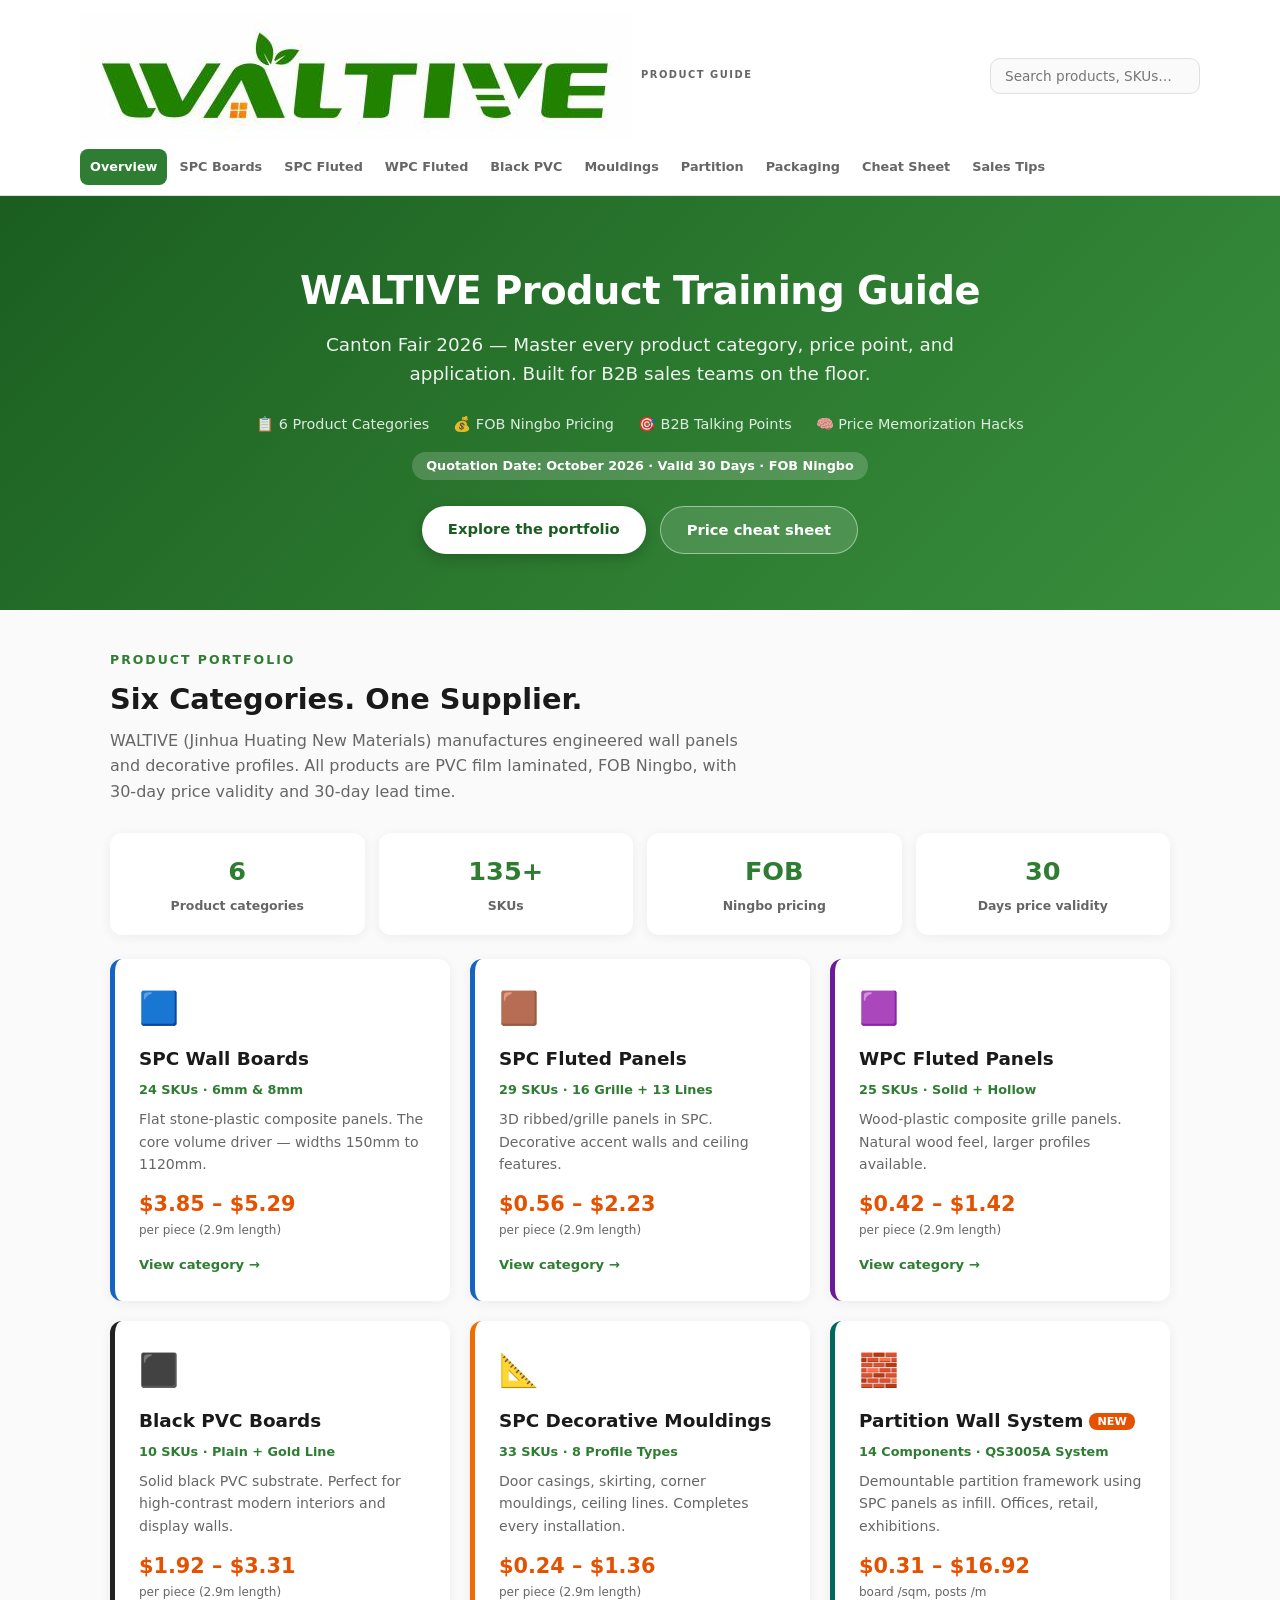
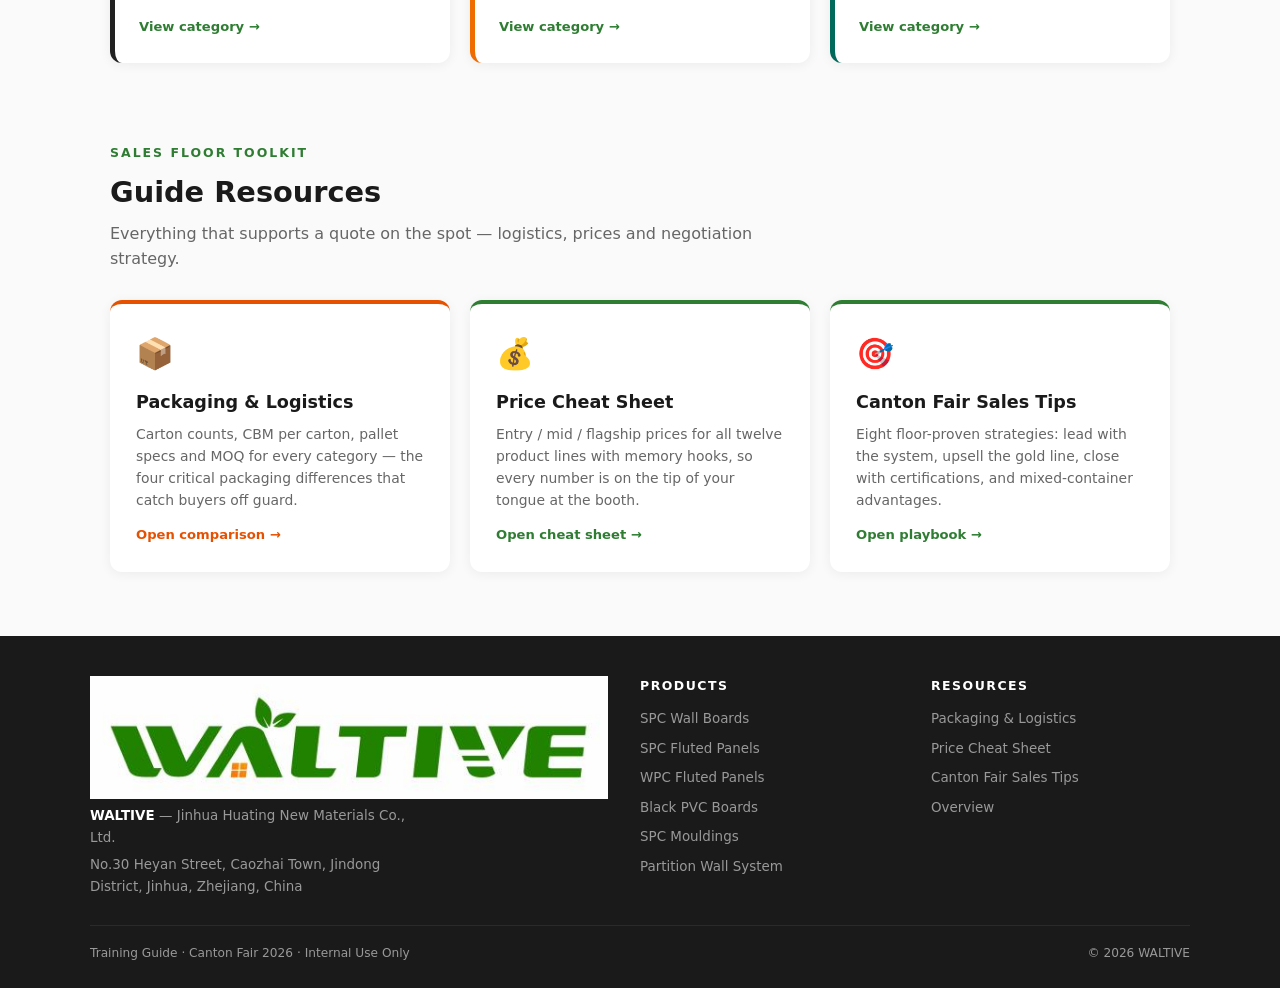
<file: index.html>
<!DOCTYPE html>
<html lang="en">
<head>
  <meta charset="UTF-8">
  <meta name="viewport" content="width=device-width, initial-scale=1.0">
  <meta name="description" content="WALTIVE Canton Fair 2026 product training guide — master every category, price point and application: SPC & WPC wall panels, fluted panels, black PVC boards, mouldings and partition systems.">
  <meta name="theme-color" content="#1b5e20">
  <title>WALTIVE — Canton Fair 2026 Product Training Guide</title>
  <link rel="icon" type="image/svg+xml" href="assets/img/favicon.svg">
  <link rel="stylesheet" href="assets/css/styles.css">
</head>
<body data-page="overview">

  <a class="skip-link" href="#main">Skip to main content</a>

  <!-- SITE HEADER -->
  <header class="site-header">
    <div class="header-inner">
      <a class="brand" href="index.html" aria-label="WALTIVE Product Guide — home">
        <img src="assets/img/waltive-logo.png" alt="WALTIVE" class="brand-logo">
        <span class="brand-text"><small>Product Guide</small></span>
      </a>
      <nav class="site-nav" id="site-nav" aria-label="Main navigation">
        <a href="index.html" data-nav="overview">Overview</a>
        <a href="spc-wall-boards.html" data-nav="spc-boards">SPC Boards</a>
        <a href="spc-fluted-panels.html" data-nav="spc-fluted">SPC Fluted</a>
        <a href="wpc-fluted-panels.html" data-nav="wpc-fluted">WPC Fluted</a>
        <a href="black-pvc-boards.html" data-nav="black-pvc">Black PVC</a>
        <a href="mouldings.html" data-nav="mouldings">Mouldings</a>
        <a href="partition-wall-system.html" data-nav="partition">Partition</a>
        <a href="packaging.html" data-nav="packaging">Packaging</a>
        <a href="cheat-sheet.html" data-nav="cheatsheet">Cheat Sheet</a>
        <a href="sales-tips.html" data-nav="salestips">Sales Tips</a>
      </nav>
      <div class="header-tools">
        <div class="global-search">
          <input type="search" id="site-search" placeholder="Search products, SKUs…" autocomplete="off" aria-label="Search the product guide">
          <div class="search-results" id="search-results" hidden></div>
        </div>
        <button class="nav-toggle" id="nav-toggle" aria-expanded="false" aria-controls="site-nav" aria-label="Toggle menu">
          <span class="bar"></span><span class="bar"></span><span class="bar"></span>
        </button>
      </div>
    </div>
  </header>

  <!-- HERO -->
  <div class="hero">
    <h1>WALTIVE Product Training Guide</h1>
    <p class="sub">Canton Fair 2026 — Master every product category, price point, and application. Built for B2B sales teams on the floor.</p>
    <div class="meta">
      <span>📋 6 Product Categories</span>
      <span>💰 FOB Ningbo Pricing</span>
      <span>🎯 B2B Talking Points</span>
      <span>🧠 Price Memorization Hacks</span>
    </div>
    <div class="badge">Quotation Date: October 2026 · Valid 30 Days · FOB Ningbo</div>
    <div class="hero-cta">
      <a class="cta-primary" href="#categories">Explore the portfolio</a>
      <a class="cta-ghost" href="cheat-sheet.html">Price cheat sheet</a>
    </div>
  </div>

  <!-- MAIN -->
  <main id="main" class="container">

    <!-- CATEGORY CARDS -->
    <section id="categories">
      <div class="section-head">
        <div class="eyebrow">Product Portfolio</div>
        <h2>Six Categories. One Supplier.</h2>
        <p>WALTIVE (Jinhua Huating New Materials) manufactures engineered wall panels and decorative profiles. All products are PVC film laminated, FOB Ningbo, with 30-day price validity and 30-day lead time.</p>
      </div>

      <div class="stat-strip">
        <div class="stat"><strong>6</strong><span>Product categories</span></div>
        <div class="stat"><strong>135+</strong><span>SKUs</span></div>
        <div class="stat"><strong>FOB</strong><span>Ningbo pricing</span></div>
        <div class="stat"><strong>30</strong><span>Days price validity</span></div>
      </div>

      <div class="cat-grid">
        <a class="cat-card cat-card--spc" href="spc-wall-boards.html">
          <div class="icon">🟦</div>
          <h3>SPC Wall Boards</h3>
          <div class="sku-count">24 SKUs · 6mm &amp; 8mm</div>
          <p>Flat stone-plastic composite panels. The core volume driver — widths 150mm to 1120mm.</p>
          <div class="price-range">$3.85 – $5.29<small>per piece (2.9m length)</small></div>
          <span class="card-cta">View category</span>
        </a>
        <a class="cat-card cat-card--spc" href="spc-fluted-panels.html">
          <div class="icon">🟫</div>
          <h3>SPC Fluted Panels</h3>
          <div class="sku-count">29 SKUs · 16 Grille + 13 Lines</div>
          <p>3D ribbed/grille panels in SPC. Decorative accent walls and ceiling features.</p>
          <div class="price-range">$0.56 – $2.23<small>per piece (2.9m length)</small></div>
          <span class="card-cta">View category</span>
        </a>
        <a class="cat-card cat-card--wpc" href="wpc-fluted-panels.html">
          <div class="icon">🟪</div>
          <h3>WPC Fluted Panels</h3>
          <div class="sku-count">25 SKUs · Solid + Hollow</div>
          <p>Wood-plastic composite grille panels. Natural wood feel, larger profiles available.</p>
          <div class="price-range">$0.42 – $1.42<small>per piece (2.9m length)</small></div>
          <span class="card-cta">View category</span>
        </a>
        <a class="cat-card cat-card--black" href="black-pvc-boards.html">
          <div class="icon">⬛</div>
          <h3>Black PVC Boards</h3>
          <div class="sku-count">10 SKUs · Plain + Gold Line</div>
          <p>Solid black PVC substrate. Perfect for high-contrast modern interiors and display walls.</p>
          <div class="price-range">$1.92 – $3.31<small>per piece (2.9m length)</small></div>
          <span class="card-cta">View category</span>
        </a>
        <a class="cat-card cat-card--mould" href="mouldings.html">
          <div class="icon">📐</div>
          <h3>SPC Decorative Mouldings</h3>
          <div class="sku-count">33 SKUs · 8 Profile Types</div>
          <p>Door casings, skirting, corner mouldings, ceiling lines. Completes every installation.</p>
          <div class="price-range">$0.24 – $1.36<small>per piece (2.9m length)</small></div>
          <span class="card-cta">View category</span>
        </a>
        <a class="cat-card cat-card--partition" href="partition-wall-system.html">
          <div class="icon">🧱</div>
          <h3>Partition Wall System<span class="new-flag">NEW</span></h3>
          <div class="sku-count">14 Components · QS3005A System</div>
          <p>Demountable partition framework using SPC panels as infill. Offices, retail, exhibitions.</p>
          <div class="price-range">$0.31 – $16.92<small>board /sqm, posts /m</small></div>
          <span class="card-cta">View category</span>
        </a>
      </div>
    </section>

    <!-- GUIDE RESOURCES -->
    <section id="resources">
      <div class="section-head">
        <div class="eyebrow">Sales Floor Toolkit</div>
        <h2>Guide Resources</h2>
        <p>Everything that supports a quote on the spot — logistics, prices and negotiation strategy.</p>
      </div>
      <div class="resource-grid">
        <a class="resource-card" href="packaging.html">
          <div class="res-icon">📦</div>
          <h3>Packaging &amp; Logistics</h3>
          <p>Carton counts, CBM per carton, pallet specs and MOQ for every category — the four critical packaging differences that catch buyers off guard.</p>
          <span class="card-cta">Open comparison</span>
        </a>
        <a class="resource-card resource-card--green" href="cheat-sheet.html">
          <div class="res-icon">💰</div>
          <h3>Price Cheat Sheet</h3>
          <p>Entry / mid / flagship prices for all twelve product lines with memory hooks, so every number is on the tip of your tongue at the booth.</p>
          <span class="card-cta">Open cheat sheet</span>
        </a>
        <a class="resource-card resource-card--green" href="sales-tips.html">
          <div class="res-icon">🎯</div>
          <h3>Canton Fair Sales Tips</h3>
          <p>Eight floor-proven strategies: lead with the system, upsell the gold line, close with certifications, and mixed-container advantages.</p>
          <span class="card-cta">Open playbook</span>
        </a>
      </div>
    </section>
  </main>

  <!-- FOOTER -->
  <footer class="site-footer">
    <div class="footer-grid">
      <div class="footer-brand">
        <img src="assets/img/waltive-logo.png" alt="WALTIVE" class="brand-logo">
        <p><strong>WALTIVE</strong> — Jinhua Huating New Materials Co., Ltd.</p>
        <p>No.30 Heyan Street, Caozhai Town, Jindong District, Jinhua, Zhejiang, China</p>
      </div>
      <div class="footer-col">
        <h4>Products</h4>
        <ul>
          <li><a href="spc-wall-boards.html">SPC Wall Boards</a></li>
          <li><a href="spc-fluted-panels.html">SPC Fluted Panels</a></li>
          <li><a href="wpc-fluted-panels.html">WPC Fluted Panels</a></li>
          <li><a href="black-pvc-boards.html">Black PVC Boards</a></li>
          <li><a href="mouldings.html">SPC Mouldings</a></li>
          <li><a href="partition-wall-system.html">Partition Wall System</a></li>
        </ul>
      </div>
      <div class="footer-col">
        <h4>Resources</h4>
        <ul>
          <li><a href="packaging.html">Packaging &amp; Logistics</a></li>
          <li><a href="cheat-sheet.html">Price Cheat Sheet</a></li>
          <li><a href="sales-tips.html">Canton Fair Sales Tips</a></li>
          <li><a href="index.html">Overview</a></li>
        </ul>
      </div>
    </div>
    <div class="footer-bottom">
      <span>Training Guide · Canton Fair 2026 · Internal Use Only</span>
      <span>© <span data-year>2026</span> WALTIVE</span>
    </div>
  </footer>

  <button class="back-to-top" aria-label="Back to top">↑</button>

  <script src="assets/js/search-data.js"></script>
  <script src="assets/js/main.js"></script>
</body>
</html>
</file>
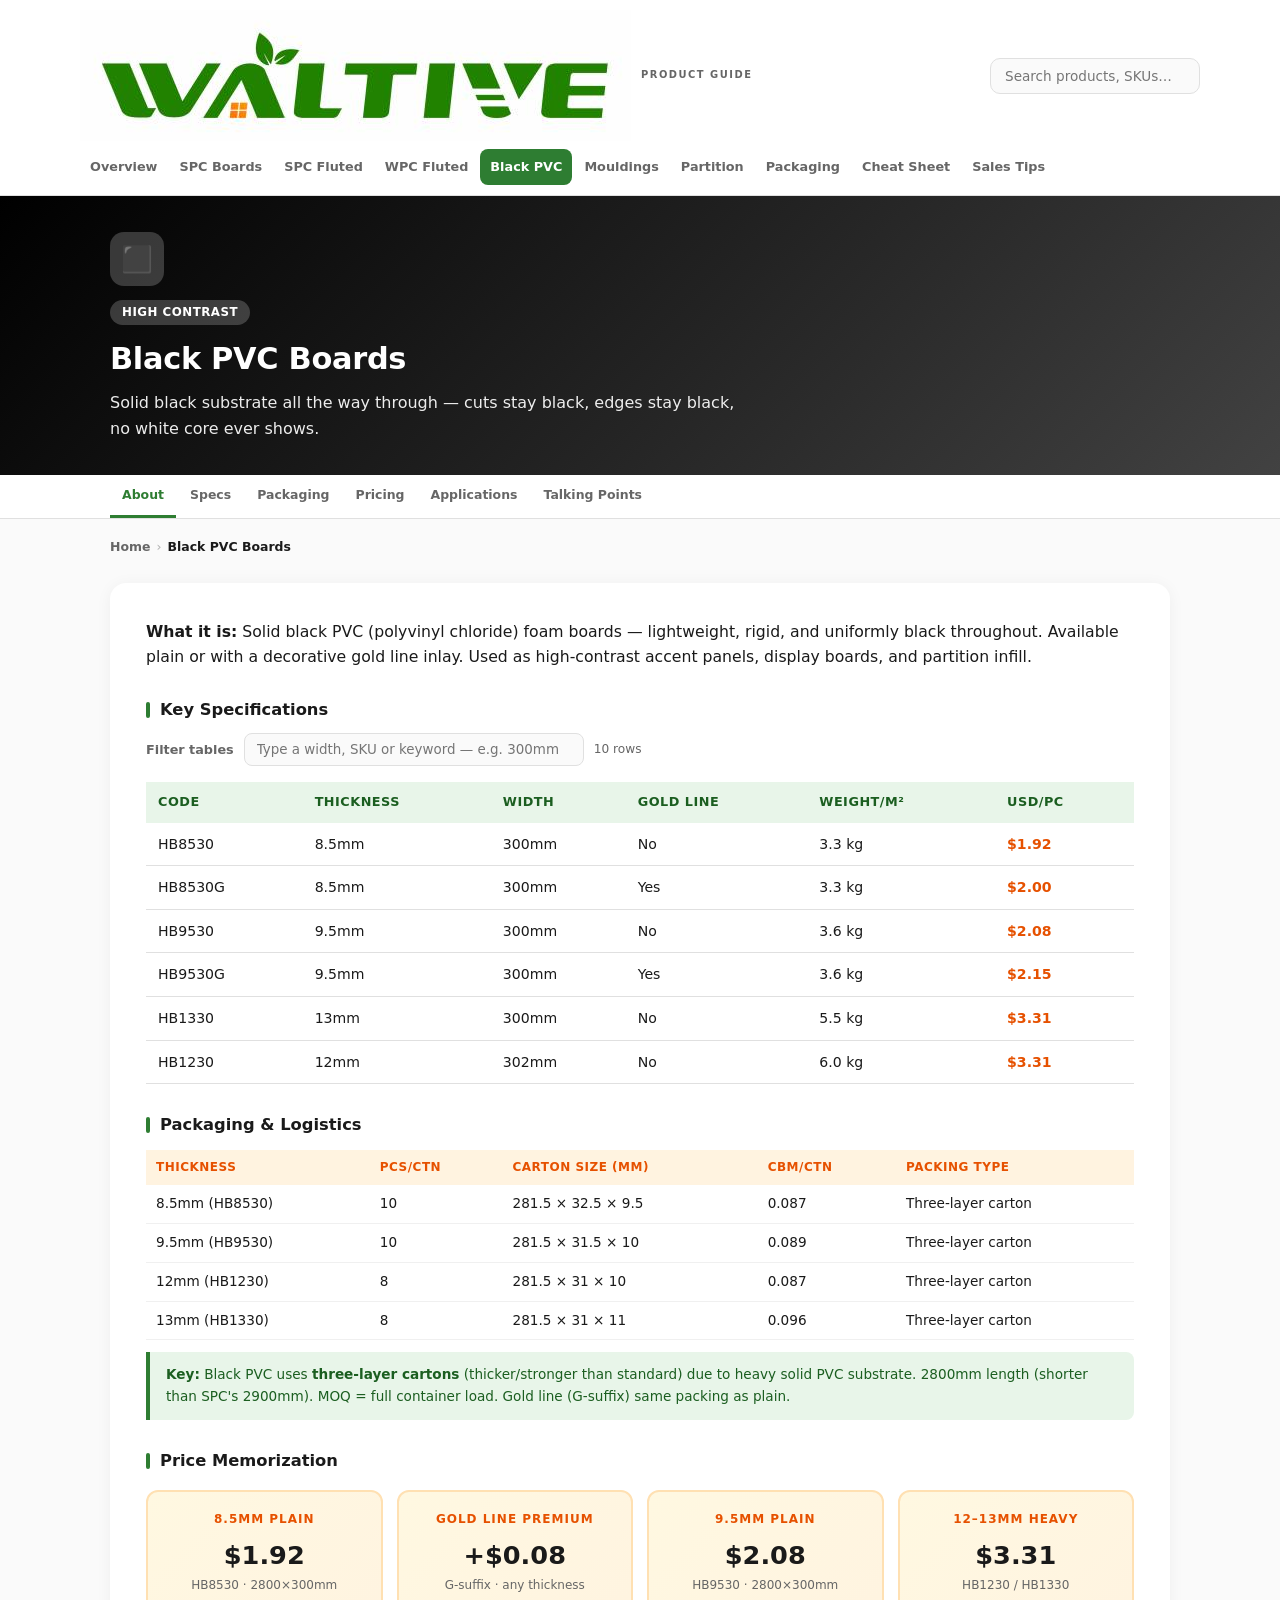
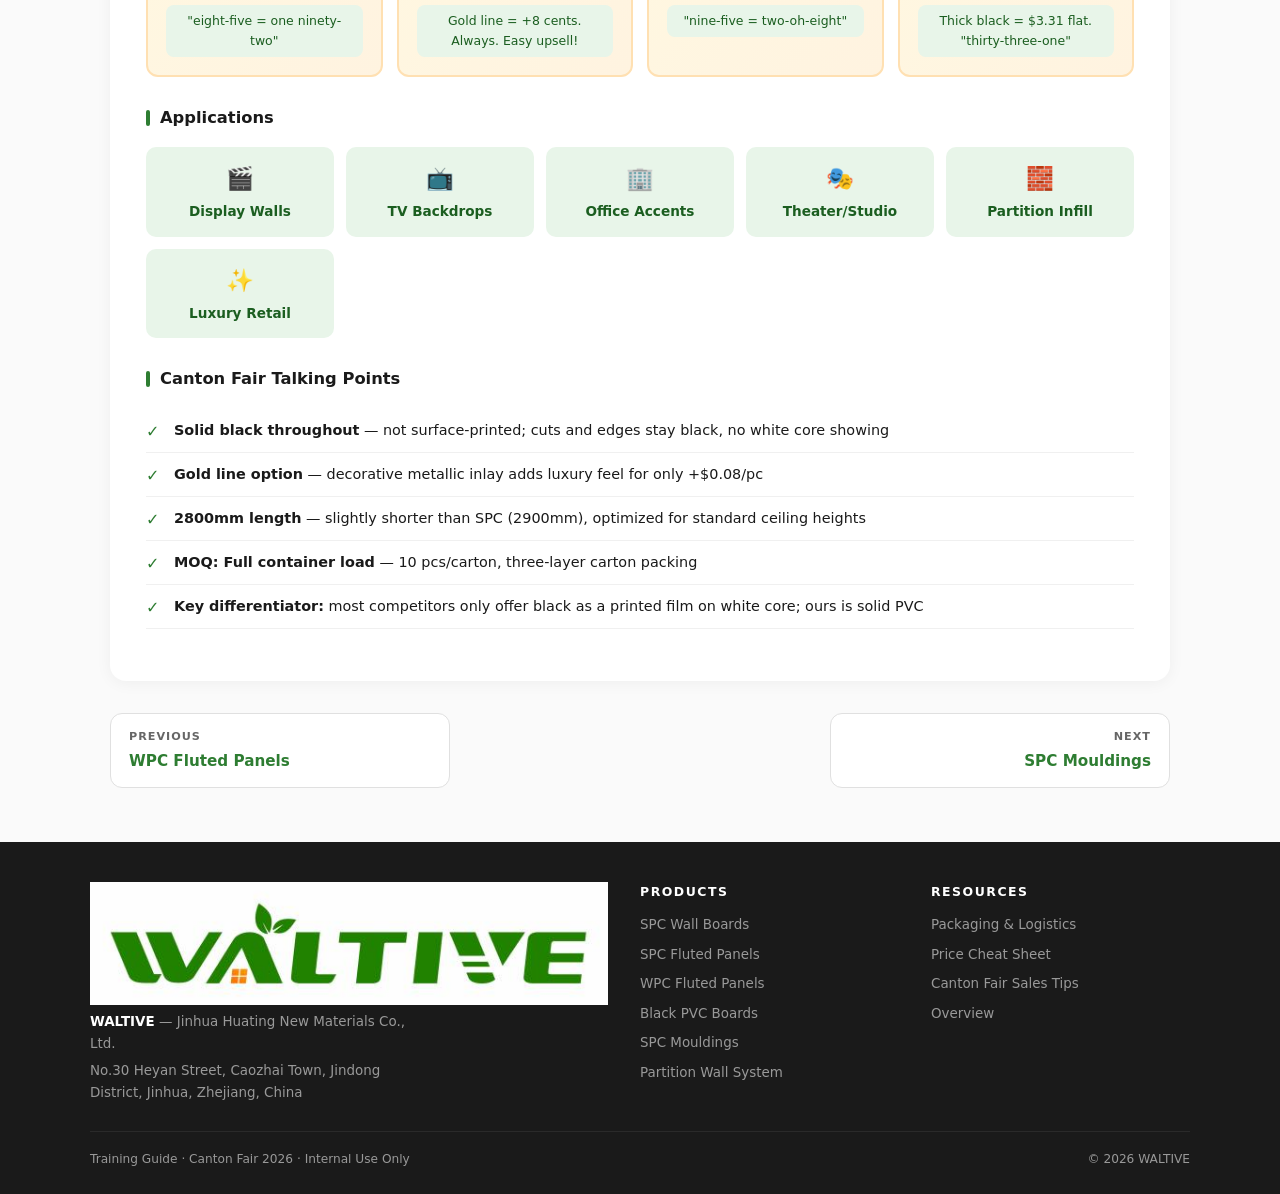
<file: black-pvc-boards.html>
<!DOCTYPE html>
<html lang="en">
<head>
  <meta charset="UTF-8">
  <meta name="viewport" content="width=device-width, initial-scale=1.0">
  <meta name="description" content="Solid black PVC boards: uniformly black throughout, plain or gold-line inlay, $1.92–$3.31 FOB Ningbo. Specs, three-layer packaging and Canton Fair talking points.">
  <meta name="theme-color" content="#000000">
  <title>Black PVC Boards — WALTIVE Product Guide</title>
  <link rel="icon" type="image/svg+xml" href="assets/img/favicon.svg">
  <link rel="stylesheet" href="assets/css/styles.css">
</head>
<body data-page="black-pvc">

  <a class="skip-link" href="#main">Skip to main content</a>

  <!-- SITE HEADER -->
  <header class="site-header">
    <div class="header-inner">
      <a class="brand" href="index.html" aria-label="WALTIVE Product Guide — home">
        <img src="assets/img/waltive-logo.png" alt="WALTIVE" class="brand-logo">
        <span class="brand-text"><small>Product Guide</small></span>
      </a>
      <nav class="site-nav" id="site-nav" aria-label="Main navigation">
        <a href="index.html" data-nav="overview">Overview</a>
        <a href="spc-wall-boards.html" data-nav="spc-boards">SPC Boards</a>
        <a href="spc-fluted-panels.html" data-nav="spc-fluted">SPC Fluted</a>
        <a href="wpc-fluted-panels.html" data-nav="wpc-fluted">WPC Fluted</a>
        <a href="black-pvc-boards.html" data-nav="black-pvc">Black PVC</a>
        <a href="mouldings.html" data-nav="mouldings">Mouldings</a>
        <a href="partition-wall-system.html" data-nav="partition">Partition</a>
        <a href="packaging.html" data-nav="packaging">Packaging</a>
        <a href="cheat-sheet.html" data-nav="cheatsheet">Cheat Sheet</a>
        <a href="sales-tips.html" data-nav="salestips">Sales Tips</a>
      </nav>
      <div class="header-tools">
        <div class="global-search">
          <input type="search" id="site-search" placeholder="Search products, SKUs…" autocomplete="off" aria-label="Search the product guide">
          <div class="search-results" id="search-results" hidden></div>
        </div>
        <button class="nav-toggle" id="nav-toggle" aria-expanded="false" aria-controls="site-nav" aria-label="Toggle menu">
          <span class="bar"></span><span class="bar"></span><span class="bar"></span>
        </button>
      </div>
    </div>
  </header>

  <!-- PAGE HERO -->
  <div class="page-hero page-hero--black">
    <div class="container">
      <div class="ph-icon" aria-hidden="true">⬛</div>
      <span class="ph-tag">High Contrast</span>
      <h1>Black PVC Boards</h1>
      <p class="ph-sub">Solid black substrate all the way through — cuts stay black, edges stay black, no white core ever shows.</p>
    </div>
  </div>

  <!-- SUB NAV -->
  <nav class="subnav" aria-label="Sections on this page">
    <div class="container">
      <a href="#about">About</a>
      <a href="#specs">Specs</a>
      <a href="#packaging">Packaging</a>
      <a href="#pricing">Pricing</a>
      <a href="#applications">Applications</a>
      <a href="#talking-points">Talking Points</a>
    </div>
  </nav>

  <!-- MAIN -->
  <main id="main" class="container">
    <nav class="breadcrumb" aria-label="Breadcrumb">
      <a href="index.html">Home</a><span class="sep">›</span><span class="current">Black PVC Boards</span>
    </nav>

    <div class="cat-detail">
      <p class="cat-intro" id="about"><strong>What it is:</strong> Solid black PVC (polyvinyl chloride) foam boards — lightweight, rigid, and uniformly black throughout. Available plain or with a decorative gold line inlay. Used as high-contrast accent panels, display boards, and partition infill.</p>

      <h4 id="specs">Key Specifications</h4>
      <table class="spec-table">
        <thead>
          <tr><th scope="col">Code</th><th scope="col">Thickness</th><th scope="col">Width</th><th scope="col">Gold Line</th><th scope="col">Weight/m²</th><th scope="col">USD/pc</th></tr>
        </thead>
        <tbody>
          <tr><td>HB8530</td><td>8.5mm</td><td>300mm</td><td>No</td><td>3.3 kg</td><td class="highlight">$1.92</td></tr>
          <tr><td>HB8530G</td><td>8.5mm</td><td>300mm</td><td>Yes</td><td>3.3 kg</td><td class="highlight">$2.00</td></tr>
          <tr><td>HB9530</td><td>9.5mm</td><td>300mm</td><td>No</td><td>3.6 kg</td><td class="highlight">$2.08</td></tr>
          <tr><td>HB9530G</td><td>9.5mm</td><td>300mm</td><td>Yes</td><td>3.6 kg</td><td class="highlight">$2.15</td></tr>
          <tr><td>HB1330</td><td>13mm</td><td>300mm</td><td>No</td><td>5.5 kg</td><td class="highlight">$3.31</td></tr>
          <tr><td>HB1230</td><td>12mm</td><td>302mm</td><td>No</td><td>6.0 kg</td><td class="highlight">$3.31</td></tr>
        </tbody>
      </table>

      <h4 id="packaging">Packaging &amp; Logistics</h4>
      <table class="pack-table">
        <thead>
          <tr><th scope="col">Thickness</th><th scope="col">Pcs/Ctn</th><th scope="col">Carton Size (mm)</th><th scope="col">CBM/Ctn</th><th scope="col">Packing Type</th></tr>
        </thead>
        <tbody>
          <tr><td>8.5mm (HB8530)</td><td>10</td><td>281.5 × 32.5 × 9.5</td><td>0.087</td><td>Three-layer carton</td></tr>
          <tr><td>9.5mm (HB9530)</td><td>10</td><td>281.5 × 31.5 × 10</td><td>0.089</td><td>Three-layer carton</td></tr>
          <tr><td>12mm (HB1230)</td><td>8</td><td>281.5 × 31 × 10</td><td>0.087</td><td>Three-layer carton</td></tr>
          <tr><td>13mm (HB1330)</td><td>8</td><td>281.5 × 31 × 11</td><td>0.096</td><td>Three-layer carton</td></tr>
        </tbody>
      </table>
      <div class="pack-note"><strong>Key:</strong> Black PVC uses <strong>three-layer cartons</strong> (thicker/stronger than standard) due to heavy solid PVC substrate. 2800mm length (shorter than SPC's 2900mm). MOQ = full container load. Gold line (G-suffix) same packing as plain.</div>

      <h4 id="pricing">Price Memorization</h4>
      <div class="price-grid">
        <div class="price-card">
          <div class="label">8.5mm Plain</div>
          <div class="value">$1.92</div>
          <div class="unit">HB8530 · 2800×300mm</div>
          <div class="hack">"eight-five = one ninety-two"</div>
        </div>
        <div class="price-card">
          <div class="label">Gold Line Premium</div>
          <div class="value">+$0.08</div>
          <div class="unit">G-suffix · any thickness</div>
          <div class="hack">Gold line = +8 cents. Always. Easy upsell!</div>
        </div>
        <div class="price-card">
          <div class="label">9.5mm Plain</div>
          <div class="value">$2.08</div>
          <div class="unit">HB9530 · 2800×300mm</div>
          <div class="hack">"nine-five = two-oh-eight"</div>
        </div>
        <div class="price-card">
          <div class="label">12–13mm Heavy</div>
          <div class="value">$3.31</div>
          <div class="unit">HB1230 / HB1330</div>
          <div class="hack">Thick black = $3.31 flat. "thirty-three-one"</div>
        </div>
      </div>

      <h4 id="applications">Applications</h4>
      <div class="app-grid">
        <div class="app-item"><span class="emoji">🎬</span>Display Walls</div>
        <div class="app-item"><span class="emoji">📺</span>TV Backdrops</div>
        <div class="app-item"><span class="emoji">🏢</span>Office Accents</div>
        <div class="app-item"><span class="emoji">🎭</span>Theater/Studio</div>
        <div class="app-item"><span class="emoji">🧱</span>Partition Infill</div>
        <div class="app-item"><span class="emoji">✨</span>Luxury Retail</div>
      </div>

      <h4 id="talking-points">Canton Fair Talking Points</h4>
      <ul class="talk-list">
        <li><strong>Solid black throughout</strong> — not surface-printed; cuts and edges stay black, no white core showing</li>
        <li><strong>Gold line option</strong> — decorative metallic inlay adds luxury feel for only +$0.08/pc</li>
        <li><strong>2800mm length</strong> — slightly shorter than SPC (2900mm), optimized for standard ceiling heights</li>
        <li><strong>MOQ: Full container load</strong> — 10 pcs/carton, three-layer carton packing</li>
        <li><strong>Key differentiator:</strong> most competitors only offer black as a printed film on white core; ours is solid PVC</li>
      </ul>
    </div>

    <!-- PAGINATION -->
    <nav class="pagination" aria-label="Category pages">
      <a href="wpc-fluted-panels.html">
        <span class="pg-label">Previous</span>
        <span class="pg-title">WPC Fluted Panels</span>
      </a>
      <span class="pg-spacer" aria-hidden="true"></span>
      <a class="next" href="mouldings.html">
        <span class="pg-label">Next</span>
        <span class="pg-title">SPC Mouldings</span>
      </a>
    </nav>

  </main>

  <!-- FOOTER -->
  <footer class="site-footer">
    <div class="footer-grid">
      <div class="footer-brand">
        <img src="assets/img/waltive-logo.png" alt="WALTIVE" class="brand-logo">
        <p><strong>WALTIVE</strong> — Jinhua Huating New Materials Co., Ltd.</p>
        <p>No.30 Heyan Street, Caozhai Town, Jindong District, Jinhua, Zhejiang, China</p>
      </div>
      <div class="footer-col">
        <h4>Products</h4>
        <ul>
          <li><a href="spc-wall-boards.html">SPC Wall Boards</a></li>
          <li><a href="spc-fluted-panels.html">SPC Fluted Panels</a></li>
          <li><a href="wpc-fluted-panels.html">WPC Fluted Panels</a></li>
          <li><a href="black-pvc-boards.html">Black PVC Boards</a></li>
          <li><a href="mouldings.html">SPC Mouldings</a></li>
          <li><a href="partition-wall-system.html">Partition Wall System</a></li>
        </ul>
      </div>
      <div class="footer-col">
        <h4>Resources</h4>
        <ul>
          <li><a href="packaging.html">Packaging &amp; Logistics</a></li>
          <li><a href="cheat-sheet.html">Price Cheat Sheet</a></li>
          <li><a href="sales-tips.html">Canton Fair Sales Tips</a></li>
          <li><a href="index.html">Overview</a></li>
        </ul>
      </div>
    </div>
    <div class="footer-bottom">
      <span>Training Guide · Canton Fair 2026 · Internal Use Only</span>
      <span>© <span data-year>2026</span> WALTIVE</span>
    </div>
  </footer>

  <button class="back-to-top" aria-label="Back to top">↑</button>

  <script src="assets/js/search-data.js"></script>
  <script src="assets/js/main.js"></script>
</body>
</html>
</file>
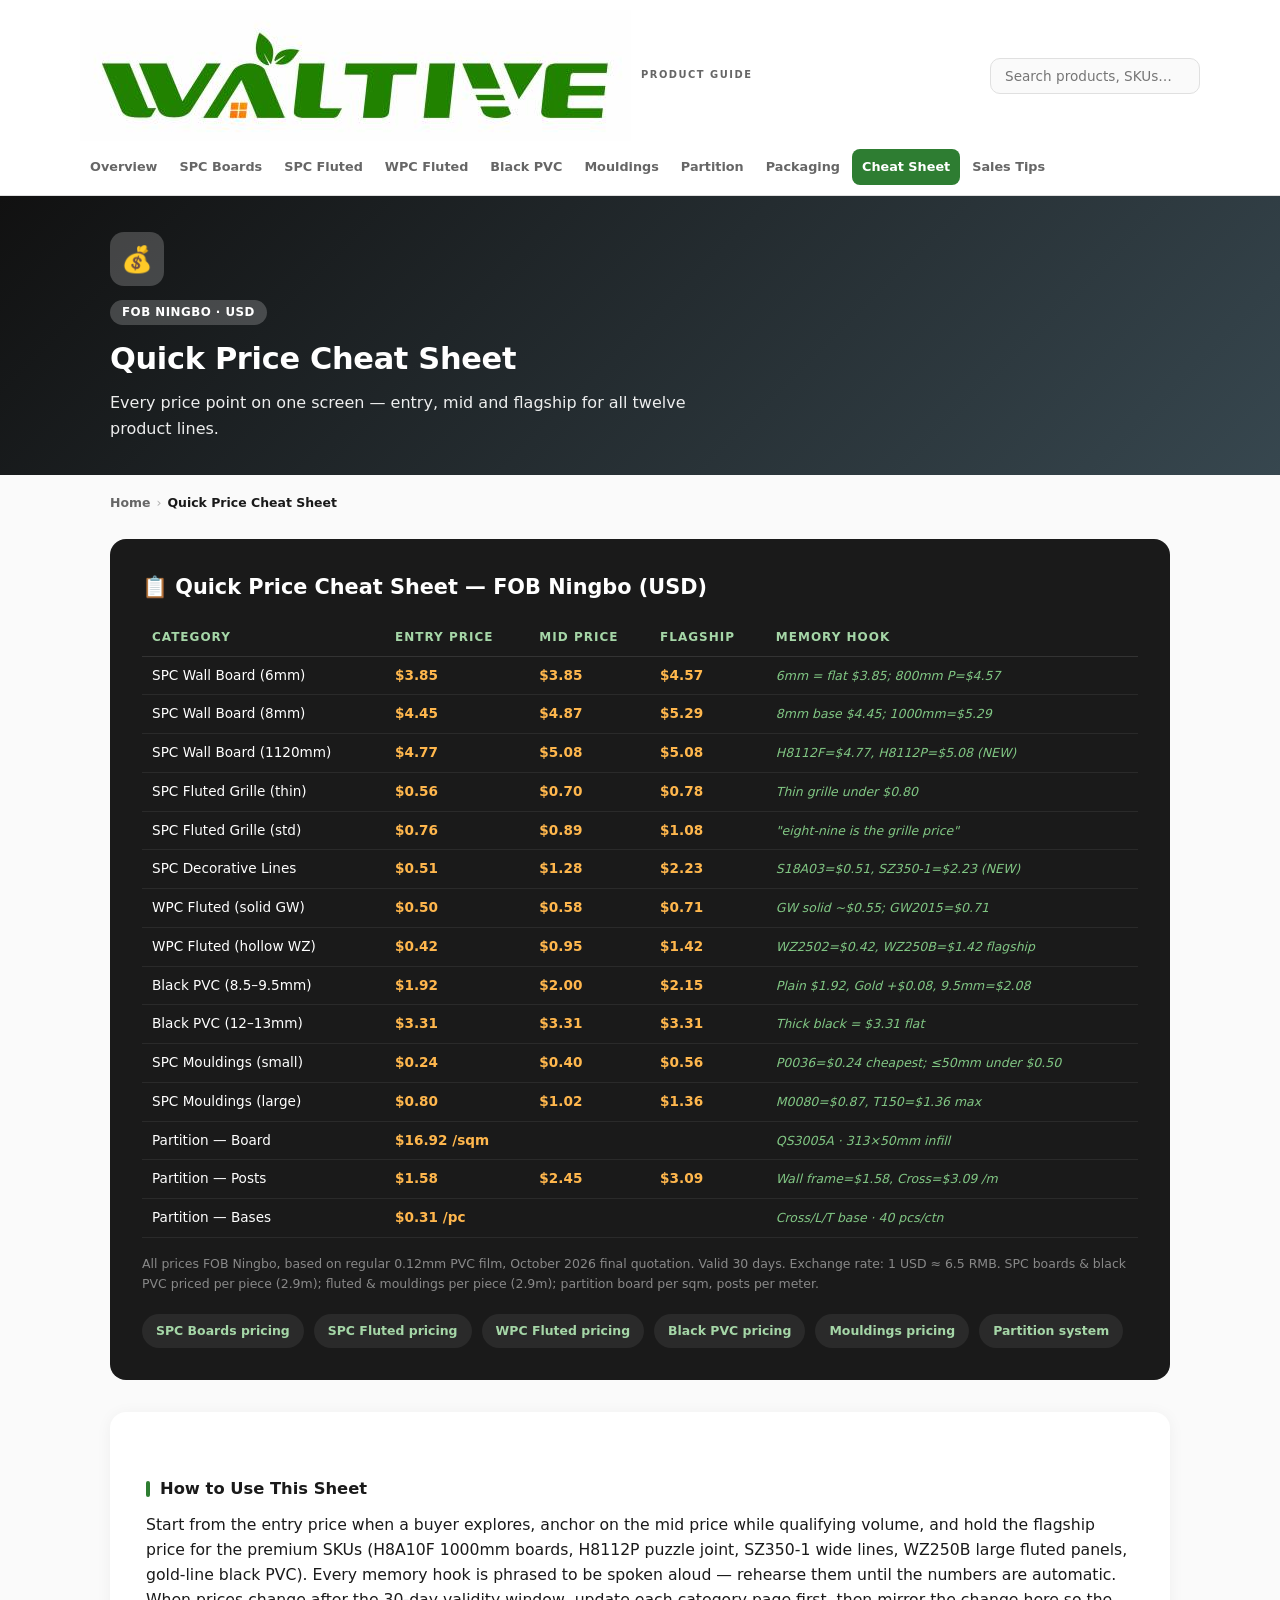
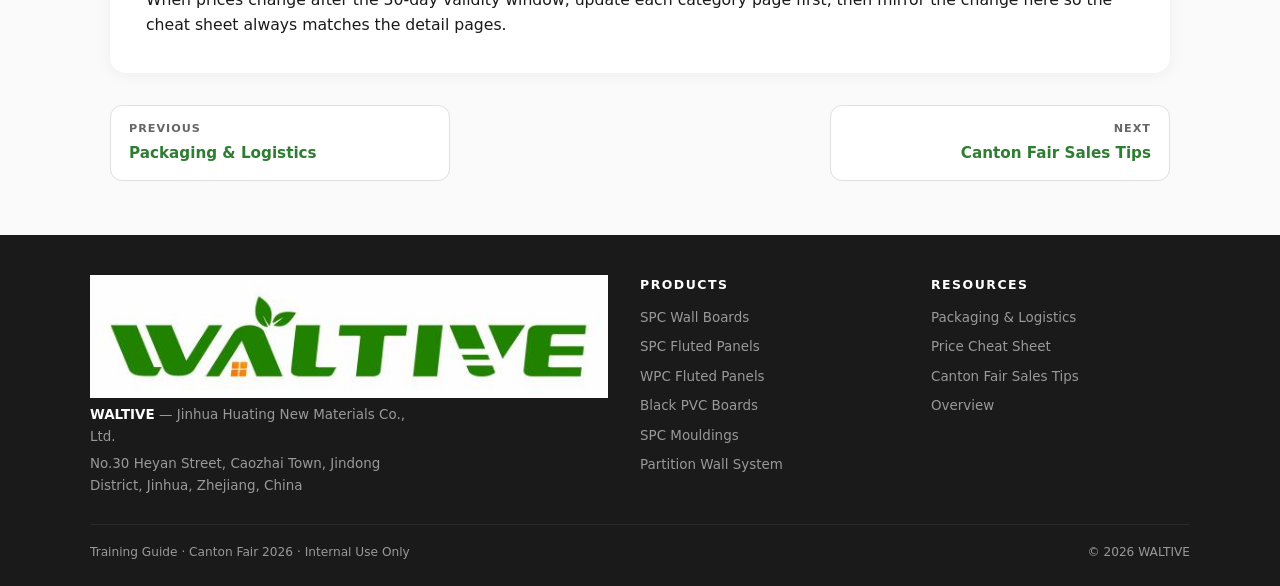
<file: cheat-sheet.html>
<!DOCTYPE html>
<html lang="en">
<head>
  <meta charset="UTF-8">
  <meta name="viewport" content="width=device-width, initial-scale=1.0">
  <meta name="description" content="Quick price cheat sheet for all WALTIVE product lines — FOB Ningbo USD entry, mid and flagship prices with memory hooks for Canton Fair sales teams.">
  <meta name="theme-color" content="#111111">
  <title>Price Cheat Sheet — WALTIVE Product Guide</title>
  <link rel="icon" type="image/svg+xml" href="assets/img/favicon.svg">
  <link rel="stylesheet" href="assets/css/styles.css">
</head>
<body data-page="cheatsheet">

  <a class="skip-link" href="#main">Skip to main content</a>

  <!-- SITE HEADER -->
  <header class="site-header">
    <div class="header-inner">
      <a class="brand" href="index.html" aria-label="WALTIVE Product Guide — home">
        <img src="assets/img/waltive-logo.png" alt="WALTIVE" class="brand-logo">
        <span class="brand-text"><small>Product Guide</small></span>
      </a>
      <nav class="site-nav" id="site-nav" aria-label="Main navigation">
        <a href="index.html" data-nav="overview">Overview</a>
        <a href="spc-wall-boards.html" data-nav="spc-boards">SPC Boards</a>
        <a href="spc-fluted-panels.html" data-nav="spc-fluted">SPC Fluted</a>
        <a href="wpc-fluted-panels.html" data-nav="wpc-fluted">WPC Fluted</a>
        <a href="black-pvc-boards.html" data-nav="black-pvc">Black PVC</a>
        <a href="mouldings.html" data-nav="mouldings">Mouldings</a>
        <a href="partition-wall-system.html" data-nav="partition">Partition</a>
        <a href="packaging.html" data-nav="packaging">Packaging</a>
        <a href="cheat-sheet.html" data-nav="cheatsheet">Cheat Sheet</a>
        <a href="sales-tips.html" data-nav="salestips">Sales Tips</a>
      </nav>
      <div class="header-tools">
        <div class="global-search">
          <input type="search" id="site-search" placeholder="Search products, SKUs…" autocomplete="off" aria-label="Search the product guide">
          <div class="search-results" id="search-results" hidden></div>
        </div>
        <button class="nav-toggle" id="nav-toggle" aria-expanded="false" aria-controls="site-nav" aria-label="Toggle menu">
          <span class="bar"></span><span class="bar"></span><span class="bar"></span>
        </button>
      </div>
    </div>
  </header>

  <!-- PAGE HERO -->
  <div class="page-hero page-hero--ink">
    <div class="container">
      <div class="ph-icon" aria-hidden="true">💰</div>
      <span class="ph-tag">FOB Ningbo · USD</span>
      <h1>Quick Price Cheat Sheet</h1>
      <p class="ph-sub">Every price point on one screen — entry, mid and flagship for all twelve product lines.</p>
    </div>
  </div>

  <!-- MAIN -->
  <main id="main" class="container">
    <nav class="breadcrumb" aria-label="Breadcrumb">
      <a href="index.html">Home</a><span class="sep">›</span><span class="current">Quick Price Cheat Sheet</span>
    </nav>

    <div class="cheat">
      <h2>📋 Quick Price Cheat Sheet — FOB Ningbo (USD)</h2>
      <table>
        <thead>
          <tr><th scope="col">Category</th><th scope="col">Entry Price</th><th scope="col">Mid Price</th><th scope="col">Flagship</th><th scope="col">Memory Hook</th></tr>
        </thead>
        <tbody>
          <tr><td>SPC Wall Board (6mm)</td><td class="price">$3.85</td><td class="price">$3.85</td><td class="price">$4.57</td><td class="memo">6mm = flat $3.85; 800mm P=$4.57</td></tr>
          <tr><td>SPC Wall Board (8mm)</td><td class="price">$4.45</td><td class="price">$4.87</td><td class="price">$5.29</td><td class="memo">8mm base $4.45; 1000mm=$5.29</td></tr>
          <tr><td>SPC Wall Board (1120mm)</td><td class="price">$4.77</td><td class="price">$5.08</td><td class="price">$5.08</td><td class="memo">H8112F=$4.77, H8112P=$5.08 (NEW)</td></tr>
          <tr><td>SPC Fluted Grille (thin)</td><td class="price">$0.56</td><td class="price">$0.70</td><td class="price">$0.78</td><td class="memo">Thin grille under $0.80</td></tr>
          <tr><td>SPC Fluted Grille (std)</td><td class="price">$0.76</td><td class="price">$0.89</td><td class="price">$1.08</td><td class="memo">"eight-nine is the grille price"</td></tr>
          <tr><td>SPC Decorative Lines</td><td class="price">$0.51</td><td class="price">$1.28</td><td class="price">$2.23</td><td class="memo">S18A03=$0.51, SZ350-1=$2.23 (NEW)</td></tr>
          <tr><td>WPC Fluted (solid GW)</td><td class="price">$0.50</td><td class="price">$0.58</td><td class="price">$0.71</td><td class="memo">GW solid ~$0.55; GW2015=$0.71</td></tr>
          <tr><td>WPC Fluted (hollow WZ)</td><td class="price">$0.42</td><td class="price">$0.95</td><td class="price">$1.42</td><td class="memo">WZ2502=$0.42, WZ250B=$1.42 flagship</td></tr>
          <tr><td>Black PVC (8.5–9.5mm)</td><td class="price">$1.92</td><td class="price">$2.00</td><td class="price">$2.15</td><td class="memo">Plain $1.92, Gold +$0.08, 9.5mm=$2.08</td></tr>
          <tr><td>Black PVC (12–13mm)</td><td class="price">$3.31</td><td class="price">$3.31</td><td class="price">$3.31</td><td class="memo">Thick black = $3.31 flat</td></tr>
          <tr><td>SPC Mouldings (small)</td><td class="price">$0.24</td><td class="price">$0.40</td><td class="price">$0.56</td><td class="memo">P0036=$0.24 cheapest; ≤50mm under $0.50</td></tr>
          <tr><td>SPC Mouldings (large)</td><td class="price">$0.80</td><td class="price">$1.02</td><td class="price">$1.36</td><td class="memo">M0080=$0.87, T150=$1.36 max</td></tr>
          <tr><td>Partition — Board</td><td class="price" colspan="3">$16.92 /sqm</td><td class="memo">QS3005A · 313×50mm infill</td></tr>
          <tr><td>Partition — Posts</td><td class="price">$1.58</td><td class="price">$2.45</td><td class="price">$3.09</td><td class="memo">Wall frame=$1.58, Cross=$3.09 /m</td></tr>
          <tr><td>Partition — Bases</td><td class="price" colspan="3">$0.31 /pc</td><td class="memo">Cross/L/T base · 40 pcs/ctn</td></tr>
        </tbody>
      </table>
      <p class="cheat-note">All prices FOB Ningbo, based on regular 0.12mm PVC film, October 2026 final quotation. Valid 30 days. Exchange rate: 1 USD ≈ 6.5 RMB. SPC boards &amp; black PVC priced per piece (2.9m); fluted &amp; mouldings per piece (2.9m); partition board per sqm, posts per meter.</p>
      <div class="cheat-links">
        <a href="spc-wall-boards.html">SPC Boards pricing</a>
        <a href="spc-fluted-panels.html">SPC Fluted pricing</a>
        <a href="wpc-fluted-panels.html">WPC Fluted pricing</a>
        <a href="black-pvc-boards.html">Black PVC pricing</a>
        <a href="mouldings.html">Mouldings pricing</a>
        <a href="partition-wall-system.html">Partition system</a>
      </div>
    </div>

    <div class="cat-detail">
      <h4>How to Use This Sheet</h4>
      <p class="cat-intro">Start from the entry price when a buyer explores, anchor on the mid price while qualifying volume, and hold the flagship price for the premium SKUs (H8A10F 1000mm boards, H8112P puzzle joint, SZ350-1 wide lines, WZ250B large fluted panels, gold-line black PVC). Every memory hook is phrased to be spoken aloud — rehearse them until the numbers are automatic. When prices change after the 30-day validity window, update each category page first, then mirror the change here so the cheat sheet always matches the detail pages.</p>
    </div>

    <!-- PAGINATION -->
    <nav class="pagination" aria-label="Category pages">
      <a href="packaging.html">
        <span class="pg-label">Previous</span>
        <span class="pg-title">Packaging & Logistics</span>
      </a>
      <span class="pg-spacer" aria-hidden="true"></span>
      <a class="next" href="sales-tips.html">
        <span class="pg-label">Next</span>
        <span class="pg-title">Canton Fair Sales Tips</span>
      </a>
    </nav>

  </main>

  <!-- FOOTER -->
  <footer class="site-footer">
    <div class="footer-grid">
      <div class="footer-brand">
        <img src="assets/img/waltive-logo.png" alt="WALTIVE" class="brand-logo">
        <p><strong>WALTIVE</strong> — Jinhua Huating New Materials Co., Ltd.</p>
        <p>No.30 Heyan Street, Caozhai Town, Jindong District, Jinhua, Zhejiang, China</p>
      </div>
      <div class="footer-col">
        <h4>Products</h4>
        <ul>
          <li><a href="spc-wall-boards.html">SPC Wall Boards</a></li>
          <li><a href="spc-fluted-panels.html">SPC Fluted Panels</a></li>
          <li><a href="wpc-fluted-panels.html">WPC Fluted Panels</a></li>
          <li><a href="black-pvc-boards.html">Black PVC Boards</a></li>
          <li><a href="mouldings.html">SPC Mouldings</a></li>
          <li><a href="partition-wall-system.html">Partition Wall System</a></li>
        </ul>
      </div>
      <div class="footer-col">
        <h4>Resources</h4>
        <ul>
          <li><a href="packaging.html">Packaging &amp; Logistics</a></li>
          <li><a href="cheat-sheet.html">Price Cheat Sheet</a></li>
          <li><a href="sales-tips.html">Canton Fair Sales Tips</a></li>
          <li><a href="index.html">Overview</a></li>
        </ul>
      </div>
    </div>
    <div class="footer-bottom">
      <span>Training Guide · Canton Fair 2026 · Internal Use Only</span>
      <span>© <span data-year>2026</span> WALTIVE</span>
    </div>
  </footer>

  <button class="back-to-top" aria-label="Back to top">↑</button>

  <script src="assets/js/search-data.js"></script>
  <script src="assets/js/main.js"></script>
</body>
</html>
</file>
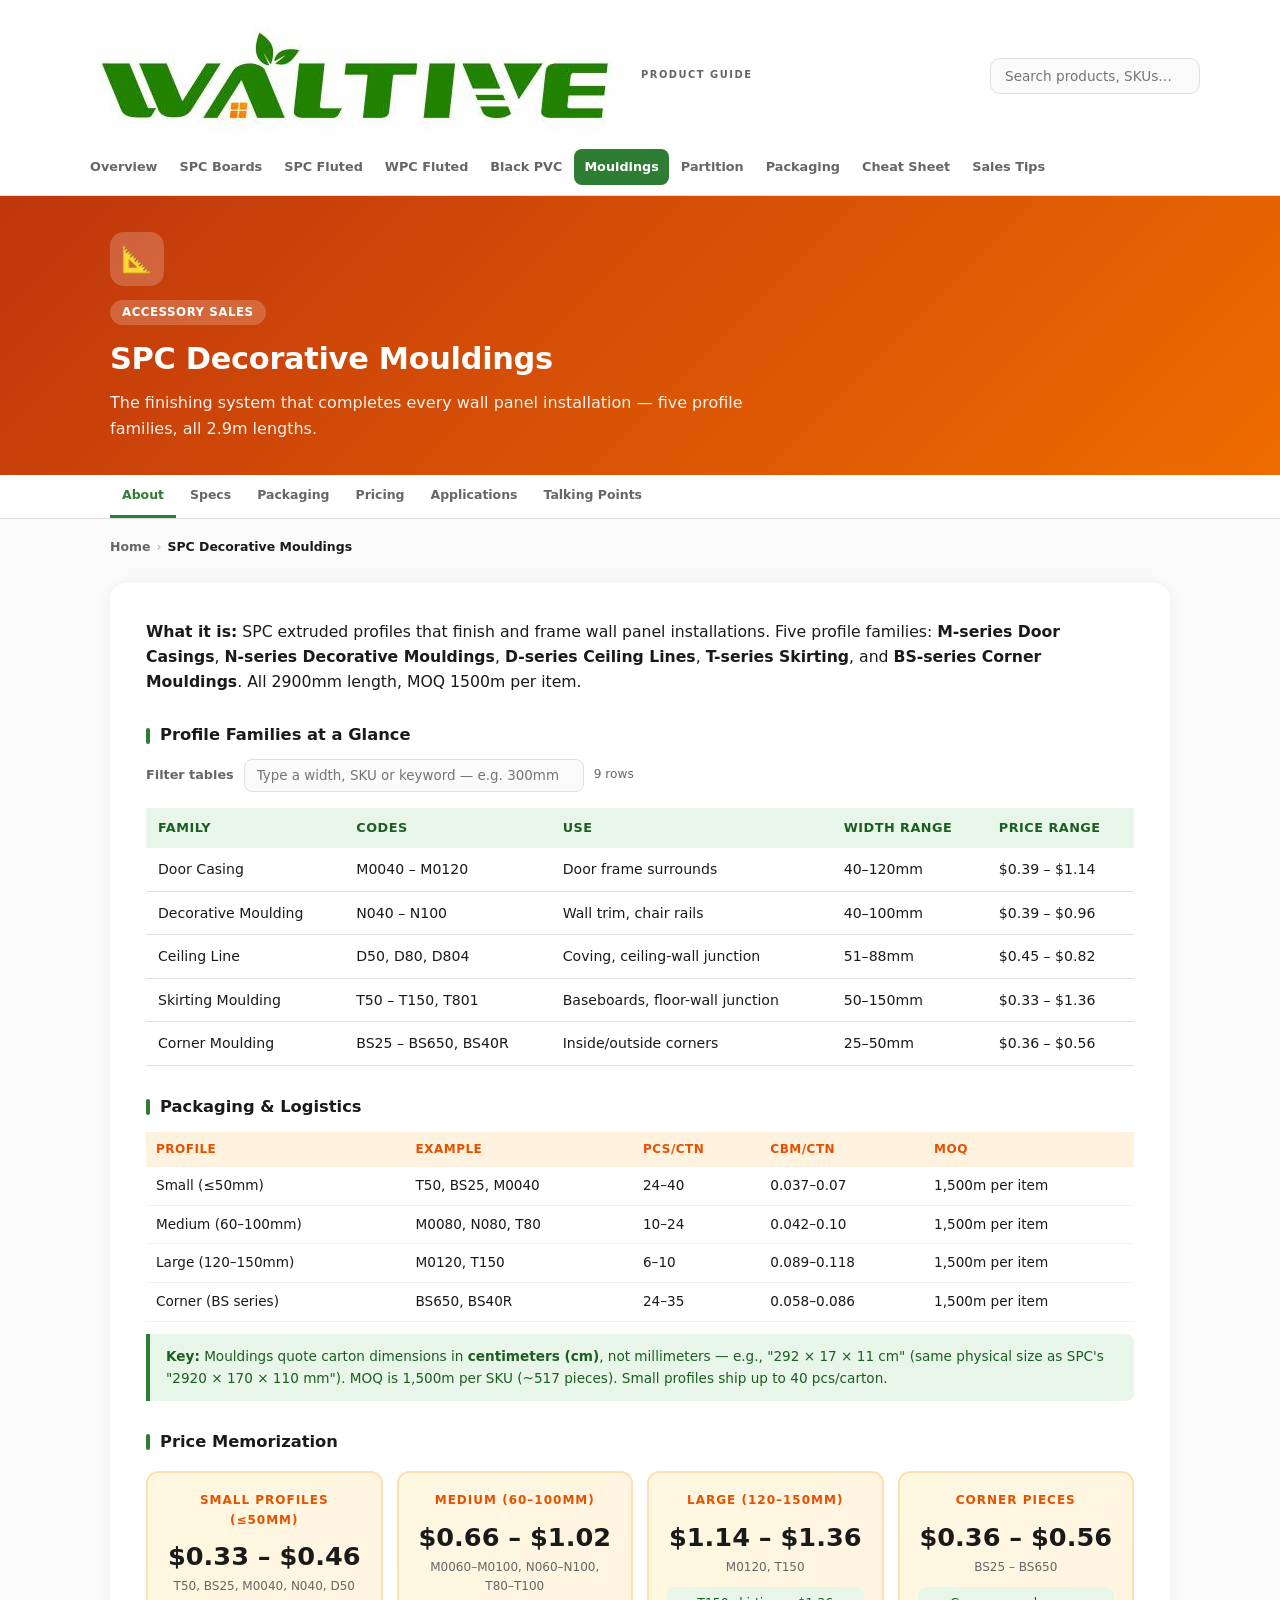
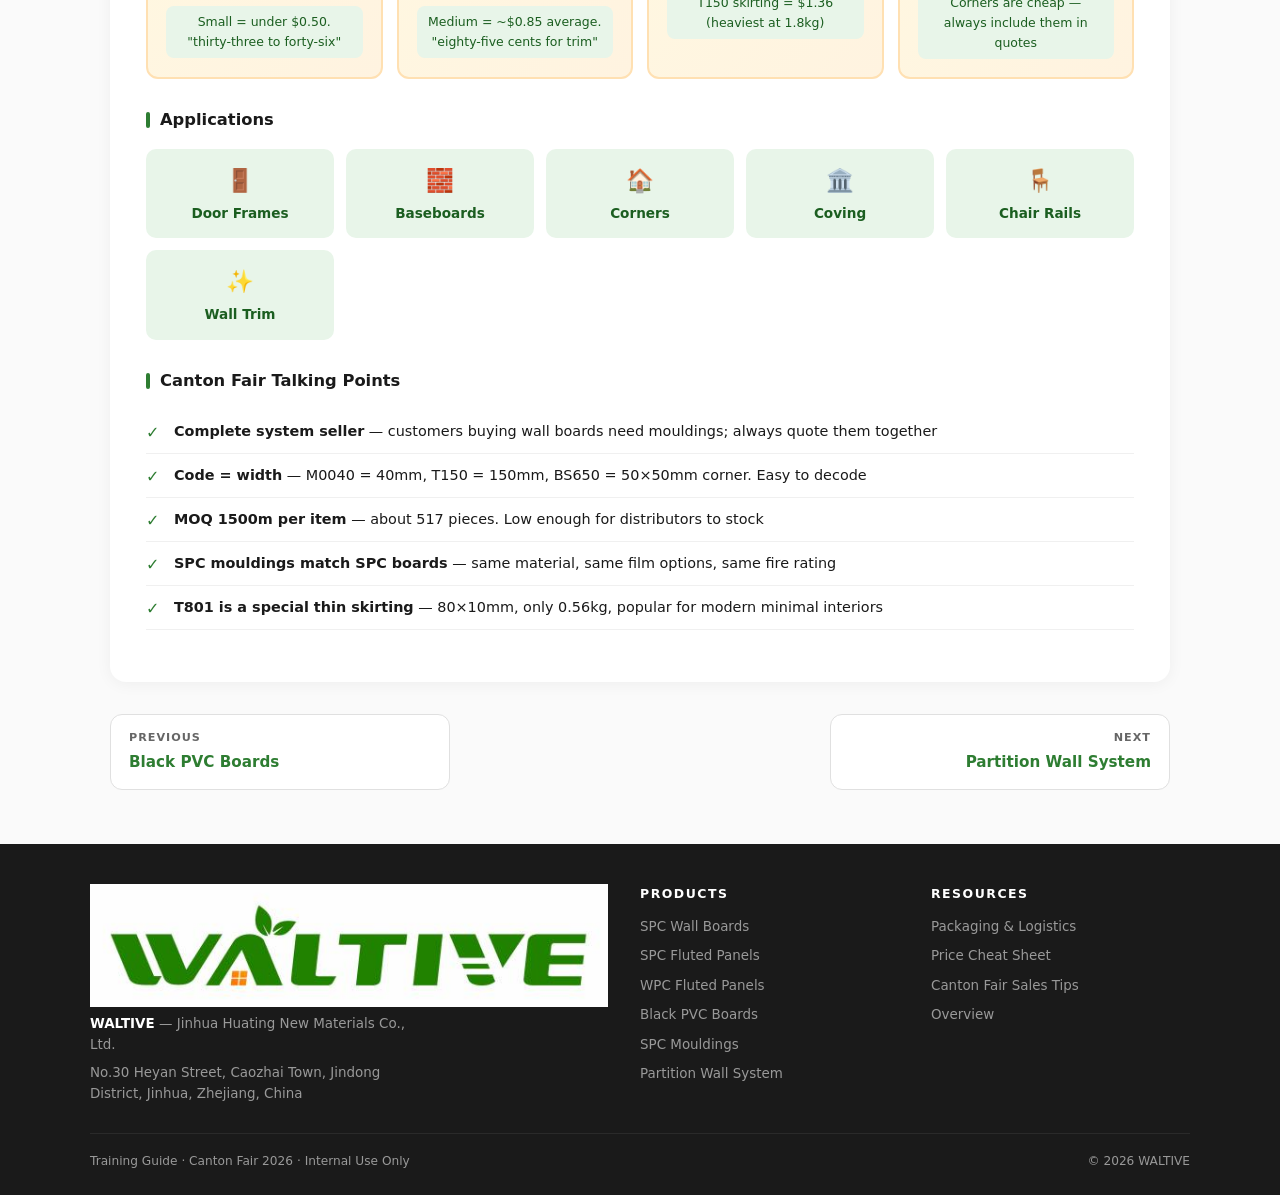
<file: mouldings.html>
<!DOCTYPE html>
<html lang="en">
<head>
  <meta charset="UTF-8">
  <meta name="viewport" content="width=device-width, initial-scale=1.0">
  <meta name="description" content="SPC decorative mouldings: door casings, skirting, corner and ceiling profiles from $0.33–$1.36 FOB Ningbo. Five profile families, packaging and Canton Fair talking points.">
  <meta name="theme-color" content="#bf360c">
  <title>SPC Decorative Mouldings — WALTIVE Product Guide</title>
  <link rel="icon" type="image/svg+xml" href="assets/img/favicon.svg">
  <link rel="stylesheet" href="assets/css/styles.css">
</head>
<body data-page="mouldings">

  <a class="skip-link" href="#main">Skip to main content</a>

  <!-- SITE HEADER -->
  <header class="site-header">
    <div class="header-inner">
      <a class="brand" href="index.html" aria-label="WALTIVE Product Guide — home">
        <img src="assets/img/waltive-logo.png" alt="WALTIVE" class="brand-logo">
        <span class="brand-text"><small>Product Guide</small></span>
      </a>
      <nav class="site-nav" id="site-nav" aria-label="Main navigation">
        <a href="index.html" data-nav="overview">Overview</a>
        <a href="spc-wall-boards.html" data-nav="spc-boards">SPC Boards</a>
        <a href="spc-fluted-panels.html" data-nav="spc-fluted">SPC Fluted</a>
        <a href="wpc-fluted-panels.html" data-nav="wpc-fluted">WPC Fluted</a>
        <a href="black-pvc-boards.html" data-nav="black-pvc">Black PVC</a>
        <a href="mouldings.html" data-nav="mouldings">Mouldings</a>
        <a href="partition-wall-system.html" data-nav="partition">Partition</a>
        <a href="packaging.html" data-nav="packaging">Packaging</a>
        <a href="cheat-sheet.html" data-nav="cheatsheet">Cheat Sheet</a>
        <a href="sales-tips.html" data-nav="salestips">Sales Tips</a>
      </nav>
      <div class="header-tools">
        <div class="global-search">
          <input type="search" id="site-search" placeholder="Search products, SKUs…" autocomplete="off" aria-label="Search the product guide">
          <div class="search-results" id="search-results" hidden></div>
        </div>
        <button class="nav-toggle" id="nav-toggle" aria-expanded="false" aria-controls="site-nav" aria-label="Toggle menu">
          <span class="bar"></span><span class="bar"></span><span class="bar"></span>
        </button>
      </div>
    </div>
  </header>

  <!-- PAGE HERO -->
  <div class="page-hero page-hero--mould">
    <div class="container">
      <div class="ph-icon" aria-hidden="true">📐</div>
      <span class="ph-tag">Accessory Sales</span>
      <h1>SPC Decorative Mouldings</h1>
      <p class="ph-sub">The finishing system that completes every wall panel installation — five profile families, all 2.9m lengths.</p>
    </div>
  </div>

  <!-- SUB NAV -->
  <nav class="subnav" aria-label="Sections on this page">
    <div class="container">
      <a href="#about">About</a>
      <a href="#specs">Specs</a>
      <a href="#packaging">Packaging</a>
      <a href="#pricing">Pricing</a>
      <a href="#applications">Applications</a>
      <a href="#talking-points">Talking Points</a>
    </div>
  </nav>

  <!-- MAIN -->
  <main id="main" class="container">
    <nav class="breadcrumb" aria-label="Breadcrumb">
      <a href="index.html">Home</a><span class="sep">›</span><span class="current">SPC Decorative Mouldings</span>
    </nav>

    <div class="cat-detail">
      <p class="cat-intro" id="about"><strong>What it is:</strong> SPC extruded profiles that finish and frame wall panel installations. Five profile families: <strong>M-series Door Casings</strong>, <strong>N-series Decorative Mouldings</strong>, <strong>D-series Ceiling Lines</strong>, <strong>T-series Skirting</strong>, and <strong>BS-series Corner Mouldings</strong>. All 2900mm length, MOQ 1500m per item.</p>

      <h4 id="specs">Profile Families at a Glance</h4>
      <table class="spec-table">
        <thead>
          <tr><th scope="col">Family</th><th scope="col">Codes</th><th scope="col">Use</th><th scope="col">Width Range</th><th scope="col">Price Range</th></tr>
        </thead>
        <tbody>
          <tr><td>Door Casing</td><td>M0040 – M0120</td><td>Door frame surrounds</td><td>40–120mm</td><td>$0.39 – $1.14</td></tr>
          <tr><td>Decorative Moulding</td><td>N040 – N100</td><td>Wall trim, chair rails</td><td>40–100mm</td><td>$0.39 – $0.96</td></tr>
          <tr><td>Ceiling Line</td><td>D50, D80, D804</td><td>Coving, ceiling-wall junction</td><td>51–88mm</td><td>$0.45 – $0.82</td></tr>
          <tr><td>Skirting Moulding</td><td>T50 – T150, T801</td><td>Baseboards, floor-wall junction</td><td>50–150mm</td><td>$0.33 – $1.36</td></tr>
          <tr><td>Corner Moulding</td><td>BS25 – BS650, BS40R</td><td>Inside/outside corners</td><td>25–50mm</td><td>$0.36 – $0.56</td></tr>
        </tbody>
      </table>

      <h4 id="packaging">Packaging &amp; Logistics</h4>
      <table class="pack-table">
        <thead>
          <tr><th scope="col">Profile</th><th scope="col">Example</th><th scope="col">Pcs/Ctn</th><th scope="col">CBM/Ctn</th><th scope="col">MOQ</th></tr>
        </thead>
        <tbody>
          <tr><td>Small (≤50mm)</td><td>T50, BS25, M0040</td><td>24–40</td><td>0.037–0.07</td><td>1,500m per item</td></tr>
          <tr><td>Medium (60–100mm)</td><td>M0080, N080, T80</td><td>10–24</td><td>0.042–0.10</td><td>1,500m per item</td></tr>
          <tr><td>Large (120–150mm)</td><td>M0120, T150</td><td>6–10</td><td>0.089–0.118</td><td>1,500m per item</td></tr>
          <tr><td>Corner (BS series)</td><td>BS650, BS40R</td><td>24–35</td><td>0.058–0.086</td><td>1,500m per item</td></tr>
        </tbody>
      </table>
      <div class="pack-note"><strong>Key:</strong> Mouldings quote carton dimensions in <strong>centimeters (cm)</strong>, not millimeters — e.g., "292 × 17 × 11 cm" (same physical size as SPC's "2920 × 170 × 110 mm"). MOQ is 1,500m per SKU (~517 pieces). Small profiles ship up to 40 pcs/carton.</div>

      <h4 id="pricing">Price Memorization</h4>
      <div class="price-grid">
        <div class="price-card">
          <div class="label">Small Profiles (≤50mm)</div>
          <div class="value">$0.33 – $0.46</div>
          <div class="unit">T50, BS25, M0040, N040, D50</div>
          <div class="hack">Small = under $0.50. "thirty-three to forty-six"</div>
        </div>
        <div class="price-card">
          <div class="label">Medium (60–100mm)</div>
          <div class="value">$0.66 – $1.02</div>
          <div class="unit">M0060–M0100, N060–N100, T80–T100</div>
          <div class="hack">Medium = ~$0.85 average. "eighty-five cents for trim"</div>
        </div>
        <div class="price-card">
          <div class="label">Large (120–150mm)</div>
          <div class="value">$1.14 – $1.36</div>
          <div class="unit">M0120, T150</div>
          <div class="hack">T150 skirting = $1.36 (heaviest at 1.8kg)</div>
        </div>
        <div class="price-card">
          <div class="label">Corner Pieces</div>
          <div class="value">$0.36 – $0.56</div>
          <div class="unit">BS25 – BS650</div>
          <div class="hack">Corners are cheap — always include them in quotes</div>
        </div>
      </div>

      <h4 id="applications">Applications</h4>
      <div class="app-grid">
        <div class="app-item"><span class="emoji">🚪</span>Door Frames</div>
        <div class="app-item"><span class="emoji">🧱</span>Baseboards</div>
        <div class="app-item"><span class="emoji">🏠</span>Corners</div>
        <div class="app-item"><span class="emoji">🏛️</span>Coving</div>
        <div class="app-item"><span class="emoji">🪑</span>Chair Rails</div>
        <div class="app-item"><span class="emoji">✨</span>Wall Trim</div>
      </div>

      <h4 id="talking-points">Canton Fair Talking Points</h4>
      <ul class="talk-list">
        <li><strong>Complete system seller</strong> — customers buying wall boards need mouldings; always quote them together</li>
        <li><strong>Code = width</strong> — M0040 = 40mm, T150 = 150mm, BS650 = 50×50mm corner. Easy to decode</li>
        <li><strong>MOQ 1500m per item</strong> — about 517 pieces. Low enough for distributors to stock</li>
        <li><strong>SPC mouldings match SPC boards</strong> — same material, same film options, same fire rating</li>
        <li><strong>T801 is a special thin skirting</strong> — 80×10mm, only 0.56kg, popular for modern minimal interiors</li>
      </ul>
    </div>

    <!-- PAGINATION -->
    <nav class="pagination" aria-label="Category pages">
      <a href="black-pvc-boards.html">
        <span class="pg-label">Previous</span>
        <span class="pg-title">Black PVC Boards</span>
      </a>
      <span class="pg-spacer" aria-hidden="true"></span>
      <a class="next" href="partition-wall-system.html">
        <span class="pg-label">Next</span>
        <span class="pg-title">Partition Wall System</span>
      </a>
    </nav>

  </main>

  <!-- FOOTER -->
  <footer class="site-footer">
    <div class="footer-grid">
      <div class="footer-brand">
        <img src="assets/img/waltive-logo.png" alt="WALTIVE" class="brand-logo">
        <p><strong>WALTIVE</strong> — Jinhua Huating New Materials Co., Ltd.</p>
        <p>No.30 Heyan Street, Caozhai Town, Jindong District, Jinhua, Zhejiang, China</p>
      </div>
      <div class="footer-col">
        <h4>Products</h4>
        <ul>
          <li><a href="spc-wall-boards.html">SPC Wall Boards</a></li>
          <li><a href="spc-fluted-panels.html">SPC Fluted Panels</a></li>
          <li><a href="wpc-fluted-panels.html">WPC Fluted Panels</a></li>
          <li><a href="black-pvc-boards.html">Black PVC Boards</a></li>
          <li><a href="mouldings.html">SPC Mouldings</a></li>
          <li><a href="partition-wall-system.html">Partition Wall System</a></li>
        </ul>
      </div>
      <div class="footer-col">
        <h4>Resources</h4>
        <ul>
          <li><a href="packaging.html">Packaging &amp; Logistics</a></li>
          <li><a href="cheat-sheet.html">Price Cheat Sheet</a></li>
          <li><a href="sales-tips.html">Canton Fair Sales Tips</a></li>
          <li><a href="index.html">Overview</a></li>
        </ul>
      </div>
    </div>
    <div class="footer-bottom">
      <span>Training Guide · Canton Fair 2026 · Internal Use Only</span>
      <span>© <span data-year>2026</span> WALTIVE</span>
    </div>
  </footer>

  <button class="back-to-top" aria-label="Back to top">↑</button>

  <script src="assets/js/search-data.js"></script>
  <script src="assets/js/main.js"></script>
</body>
</html>
</file>
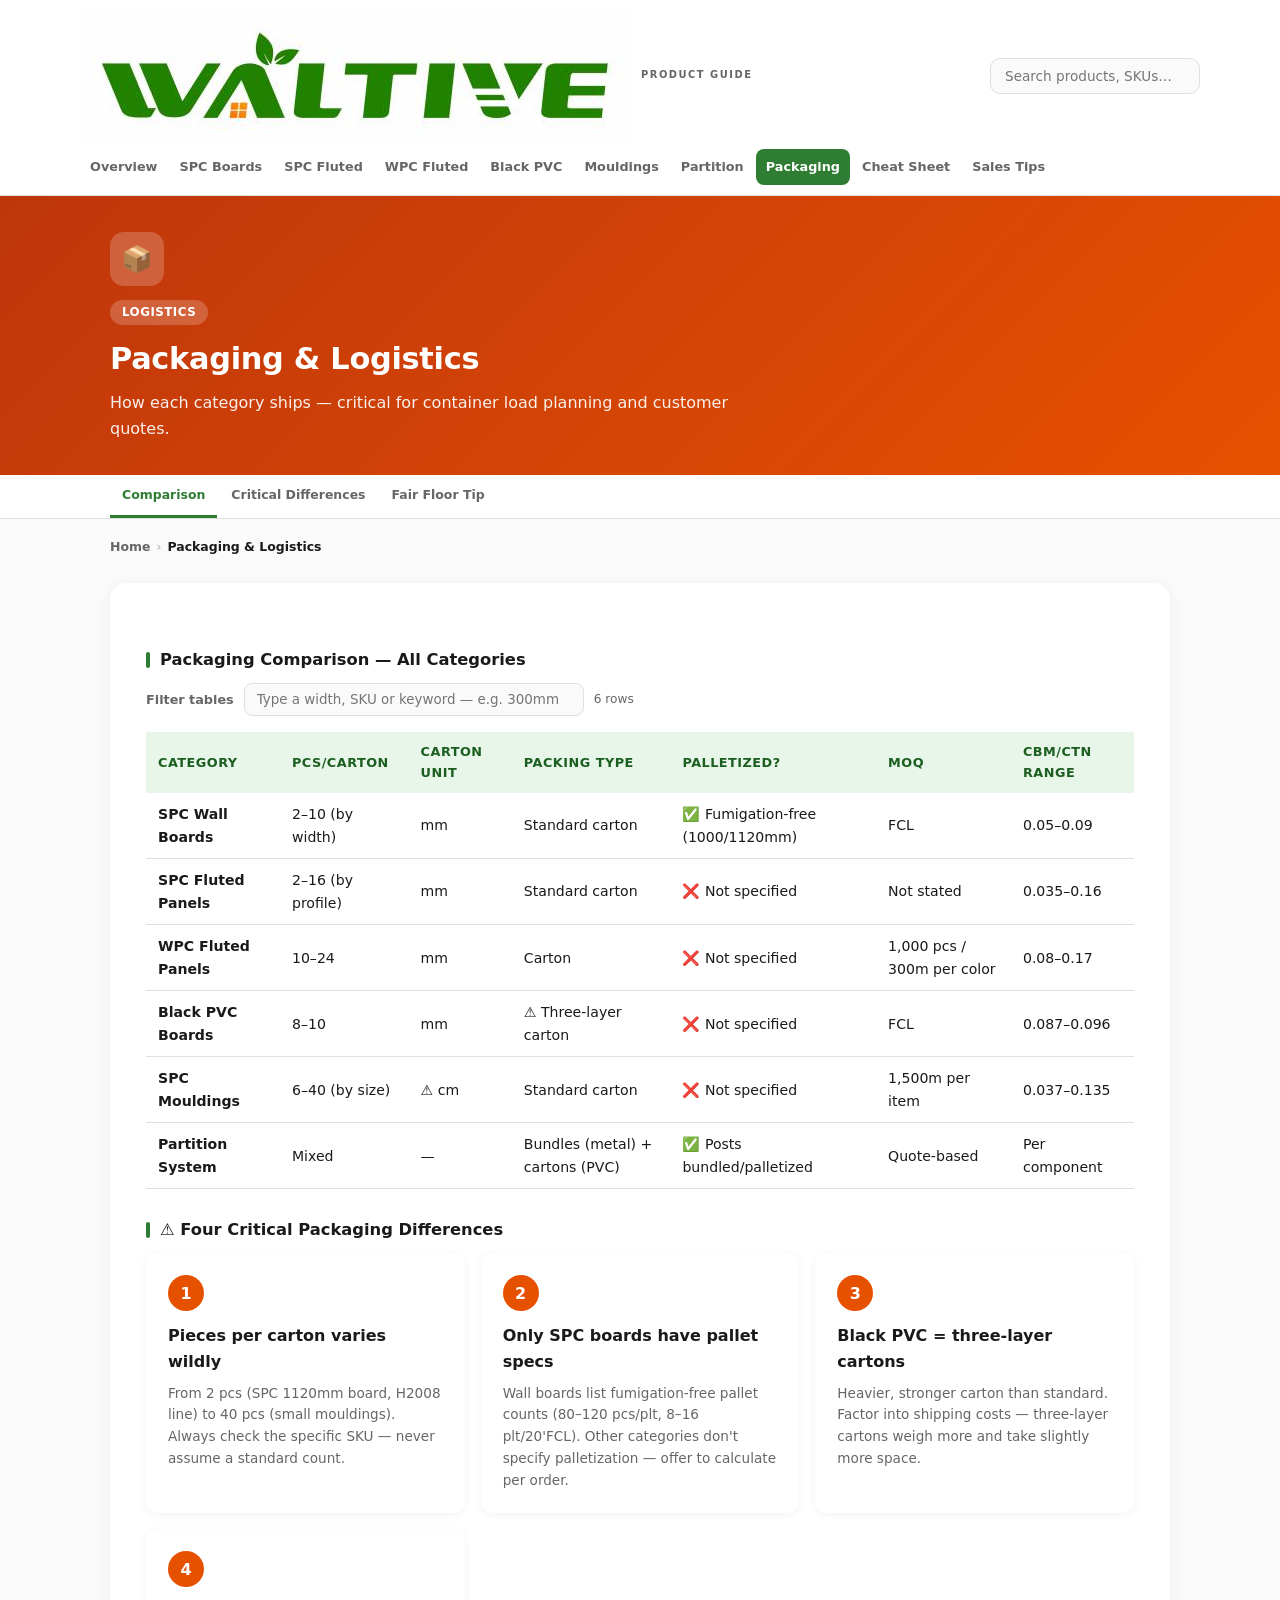
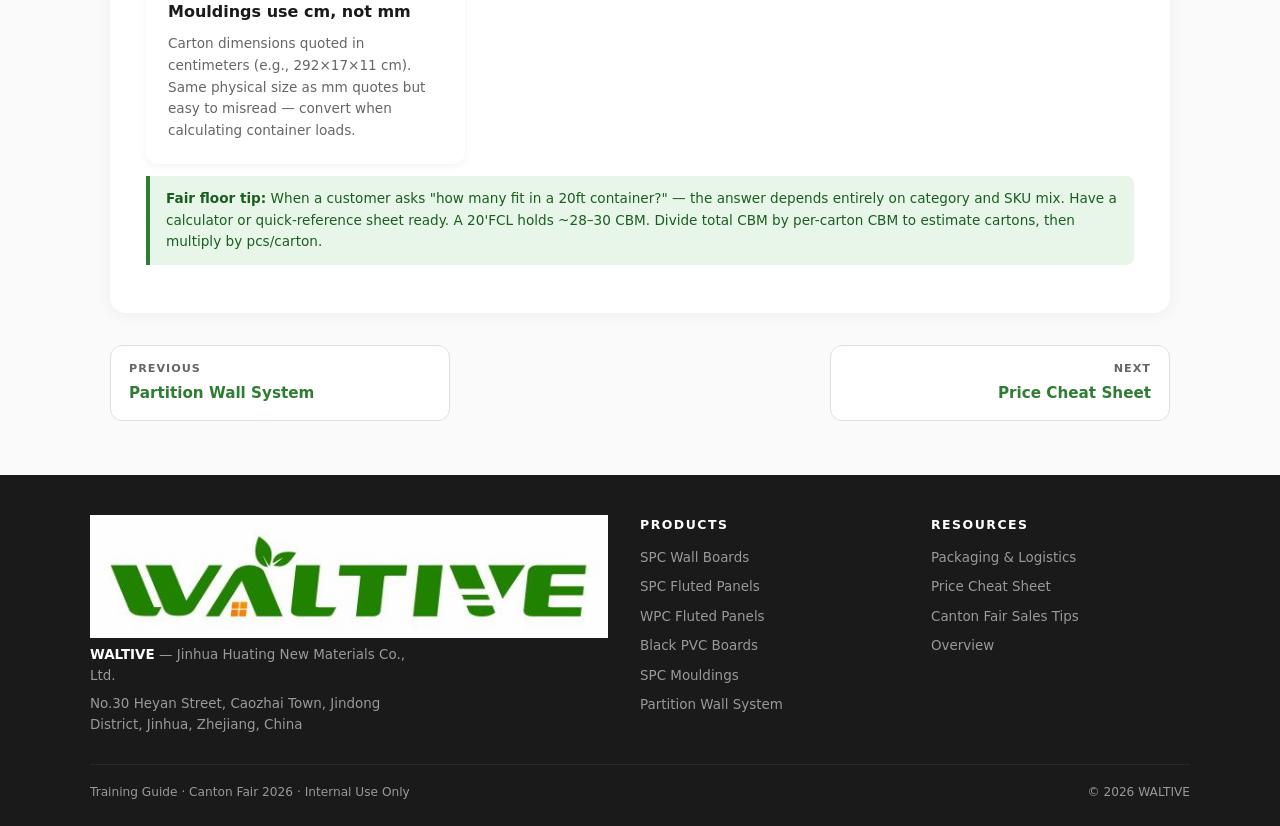
<file: packaging.html>
<!DOCTYPE html>
<html lang="en">
<head>
  <meta charset="UTF-8">
  <meta name="viewport" content="width=device-width, initial-scale=1.0">
  <meta name="description" content="Packaging comparison for all WALTIVE categories: pcs/carton, CBM, pallets, MOQ and the four critical packaging differences for container load planning.">
  <meta name="theme-color" content="#bf360c">
  <title>Packaging & Logistics — WALTIVE Product Guide</title>
  <link rel="icon" type="image/svg+xml" href="assets/img/favicon.svg">
  <link rel="stylesheet" href="assets/css/styles.css">
</head>
<body data-page="packaging">

  <a class="skip-link" href="#main">Skip to main content</a>

  <!-- SITE HEADER -->
  <header class="site-header">
    <div class="header-inner">
      <a class="brand" href="index.html" aria-label="WALTIVE Product Guide — home">
        <img src="assets/img/waltive-logo.png" alt="WALTIVE" class="brand-logo">
        <span class="brand-text"><small>Product Guide</small></span>
      </a>
      <nav class="site-nav" id="site-nav" aria-label="Main navigation">
        <a href="index.html" data-nav="overview">Overview</a>
        <a href="spc-wall-boards.html" data-nav="spc-boards">SPC Boards</a>
        <a href="spc-fluted-panels.html" data-nav="spc-fluted">SPC Fluted</a>
        <a href="wpc-fluted-panels.html" data-nav="wpc-fluted">WPC Fluted</a>
        <a href="black-pvc-boards.html" data-nav="black-pvc">Black PVC</a>
        <a href="mouldings.html" data-nav="mouldings">Mouldings</a>
        <a href="partition-wall-system.html" data-nav="partition">Partition</a>
        <a href="packaging.html" data-nav="packaging">Packaging</a>
        <a href="cheat-sheet.html" data-nav="cheatsheet">Cheat Sheet</a>
        <a href="sales-tips.html" data-nav="salestips">Sales Tips</a>
      </nav>
      <div class="header-tools">
        <div class="global-search">
          <input type="search" id="site-search" placeholder="Search products, SKUs…" autocomplete="off" aria-label="Search the product guide">
          <div class="search-results" id="search-results" hidden></div>
        </div>
        <button class="nav-toggle" id="nav-toggle" aria-expanded="false" aria-controls="site-nav" aria-label="Toggle menu">
          <span class="bar"></span><span class="bar"></span><span class="bar"></span>
        </button>
      </div>
    </div>
  </header>

  <!-- PAGE HERO -->
  <div class="page-hero page-hero--orange">
    <div class="container">
      <div class="ph-icon" aria-hidden="true">📦</div>
      <span class="ph-tag">Logistics</span>
      <h1>Packaging & Logistics</h1>
      <p class="ph-sub">How each category ships — critical for container load planning and customer quotes.</p>
    </div>
  </div>

  <!-- SUB NAV -->
  <nav class="subnav" aria-label="Sections on this page">
    <div class="container">
      <a href="#comparison">Comparison</a>
      <a href="#differences">Critical Differences</a>
      <a href="#fair-floor-tip">Fair Floor Tip</a>
    </div>
  </nav>

  <!-- MAIN -->
  <main id="main" class="container">
    <nav class="breadcrumb" aria-label="Breadcrumb">
      <a href="index.html">Home</a><span class="sep">›</span><span class="current">Packaging & Logistics</span>
    </nav>

    <div class="cat-detail">
      <h4 id="comparison">Packaging Comparison — All Categories</h4>
      <table class="spec-table">
        <thead>
          <tr>
            <th scope="col">Category</th><th scope="col">Pcs/Carton</th><th scope="col">Carton Unit</th><th scope="col">Packing Type</th>
            <th scope="col">Palletized?</th><th scope="col">MOQ</th><th scope="col">CBM/Ctn Range</th>
          </tr>
        </thead>
        <tbody>
          <tr>
            <td><strong>SPC Wall Boards</strong></td><td>2–10 (by width)</td><td>mm</td><td>Standard carton</td>
            <td>✅ Fumigation-free (1000/1120mm)</td><td>FCL</td><td>0.05–0.09</td>
          </tr>
          <tr>
            <td><strong>SPC Fluted Panels</strong></td><td>2–16 (by profile)</td><td>mm</td><td>Standard carton</td>
            <td>❌ Not specified</td><td>Not stated</td><td>0.035–0.16</td>
          </tr>
          <tr>
            <td><strong>WPC Fluted Panels</strong></td><td>10–24</td><td>mm</td><td>Carton</td>
            <td>❌ Not specified</td><td>1,000 pcs / 300m per color</td><td>0.08–0.17</td>
          </tr>
          <tr>
            <td><strong>Black PVC Boards</strong></td><td>8–10</td><td>mm</td><td>⚠️ Three-layer carton</td>
            <td>❌ Not specified</td><td>FCL</td><td>0.087–0.096</td>
          </tr>
          <tr>
            <td><strong>SPC Mouldings</strong></td><td>6–40 (by size)</td><td>⚠️ cm</td><td>Standard carton</td>
            <td>❌ Not specified</td><td>1,500m per item</td><td>0.037–0.135</td>
          </tr>
          <tr>
            <td><strong>Partition System</strong></td><td>Mixed</td><td>—</td><td>Bundles (metal) + cartons (PVC)</td>
            <td>✅ Posts bundled/palletized</td><td>Quote-based</td><td>Per component</td>
          </tr>
        </tbody>
      </table>

      <h4 id="differences">⚠️ Four Critical Packaging Differences</h4>
      <div class="tips-grid">
        <div class="tip-card">
          <div class="num num--orange">1</div>
          <h3>Pieces per carton varies wildly</h3>
          <p>From 2 pcs (SPC 1120mm board, H2008 line) to 40 pcs (small mouldings). Always check the specific SKU — never assume a standard count.</p>
        </div>
        <div class="tip-card">
          <div class="num num--orange">2</div>
          <h3>Only SPC boards have pallet specs</h3>
          <p>Wall boards list fumigation-free pallet counts (80–120 pcs/plt, 8–16 plt/20'FCL). Other categories don't specify palletization — offer to calculate per order.</p>
        </div>
        <div class="tip-card">
          <div class="num num--orange">3</div>
          <h3>Black PVC = three-layer cartons</h3>
          <p>Heavier, stronger carton than standard. Factor into shipping costs — three-layer cartons weigh more and take slightly more space.</p>
        </div>
        <div class="tip-card">
          <div class="num num--orange">4</div>
          <h3>Mouldings use cm, not mm</h3>
          <p>Carton dimensions quoted in centimeters (e.g., 292×17×11 cm). Same physical size as mm quotes but easy to misread — convert when calculating container loads.</p>
        </div>
      </div>

      <div class="pack-note" id="fair-floor-tip">
        <strong>Fair floor tip:</strong> When a customer asks "how many fit in a 20ft container?" — the answer depends entirely on category and SKU mix. Have a calculator or quick-reference sheet ready. A 20'FCL holds ~28–30 CBM. Divide total CBM by per-carton CBM to estimate cartons, then multiply by pcs/carton.
      </div>
    </div>

    <!-- PAGINATION -->
    <nav class="pagination" aria-label="Category pages">
      <a href="partition-wall-system.html">
        <span class="pg-label">Previous</span>
        <span class="pg-title">Partition Wall System</span>
      </a>
      <span class="pg-spacer" aria-hidden="true"></span>
      <a class="next" href="cheat-sheet.html">
        <span class="pg-label">Next</span>
        <span class="pg-title">Price Cheat Sheet</span>
      </a>
    </nav>

  </main>

  <!-- FOOTER -->
  <footer class="site-footer">
    <div class="footer-grid">
      <div class="footer-brand">
        <img src="assets/img/waltive-logo.png" alt="WALTIVE" class="brand-logo">
        <p><strong>WALTIVE</strong> — Jinhua Huating New Materials Co., Ltd.</p>
        <p>No.30 Heyan Street, Caozhai Town, Jindong District, Jinhua, Zhejiang, China</p>
      </div>
      <div class="footer-col">
        <h4>Products</h4>
        <ul>
          <li><a href="spc-wall-boards.html">SPC Wall Boards</a></li>
          <li><a href="spc-fluted-panels.html">SPC Fluted Panels</a></li>
          <li><a href="wpc-fluted-panels.html">WPC Fluted Panels</a></li>
          <li><a href="black-pvc-boards.html">Black PVC Boards</a></li>
          <li><a href="mouldings.html">SPC Mouldings</a></li>
          <li><a href="partition-wall-system.html">Partition Wall System</a></li>
        </ul>
      </div>
      <div class="footer-col">
        <h4>Resources</h4>
        <ul>
          <li><a href="packaging.html">Packaging &amp; Logistics</a></li>
          <li><a href="cheat-sheet.html">Price Cheat Sheet</a></li>
          <li><a href="sales-tips.html">Canton Fair Sales Tips</a></li>
          <li><a href="index.html">Overview</a></li>
        </ul>
      </div>
    </div>
    <div class="footer-bottom">
      <span>Training Guide · Canton Fair 2026 · Internal Use Only</span>
      <span>© <span data-year>2026</span> WALTIVE</span>
    </div>
  </footer>

  <button class="back-to-top" aria-label="Back to top">↑</button>

  <script src="assets/js/search-data.js"></script>
  <script src="assets/js/main.js"></script>
</body>
</html>
</file>
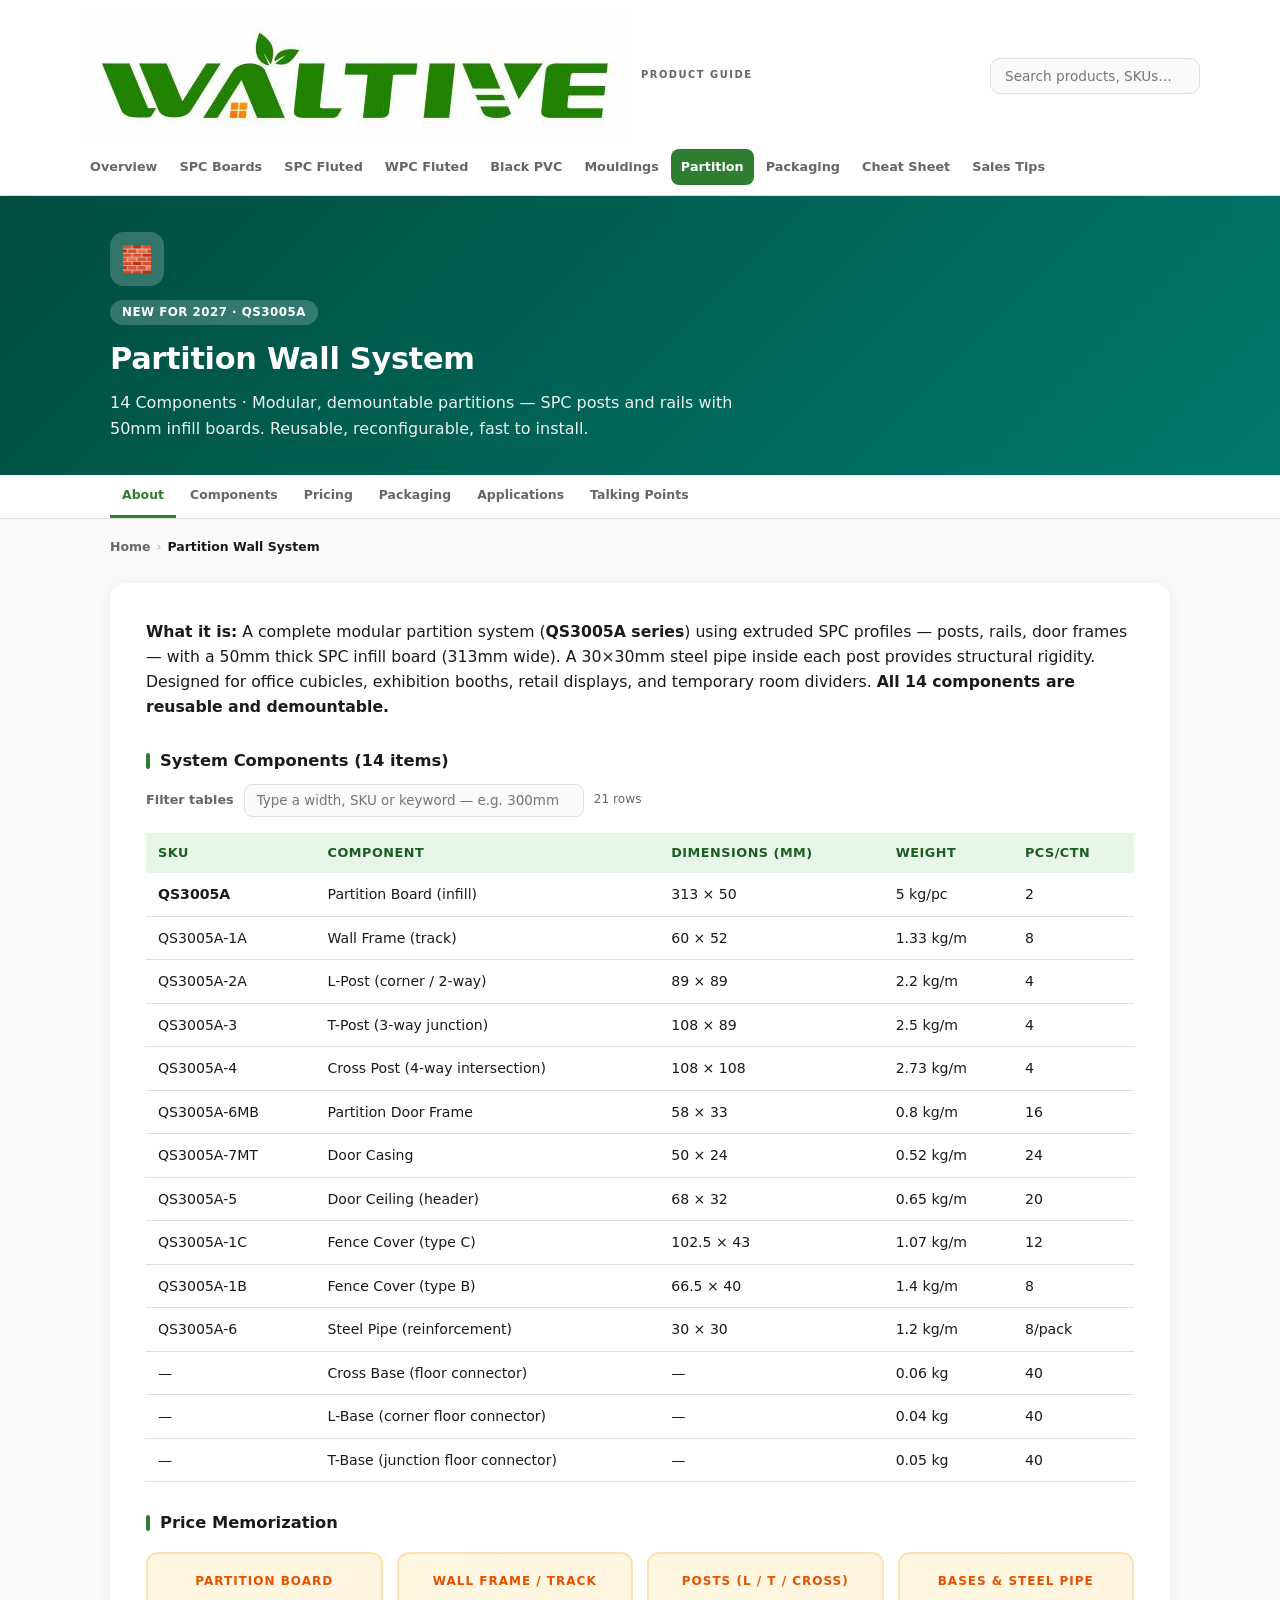
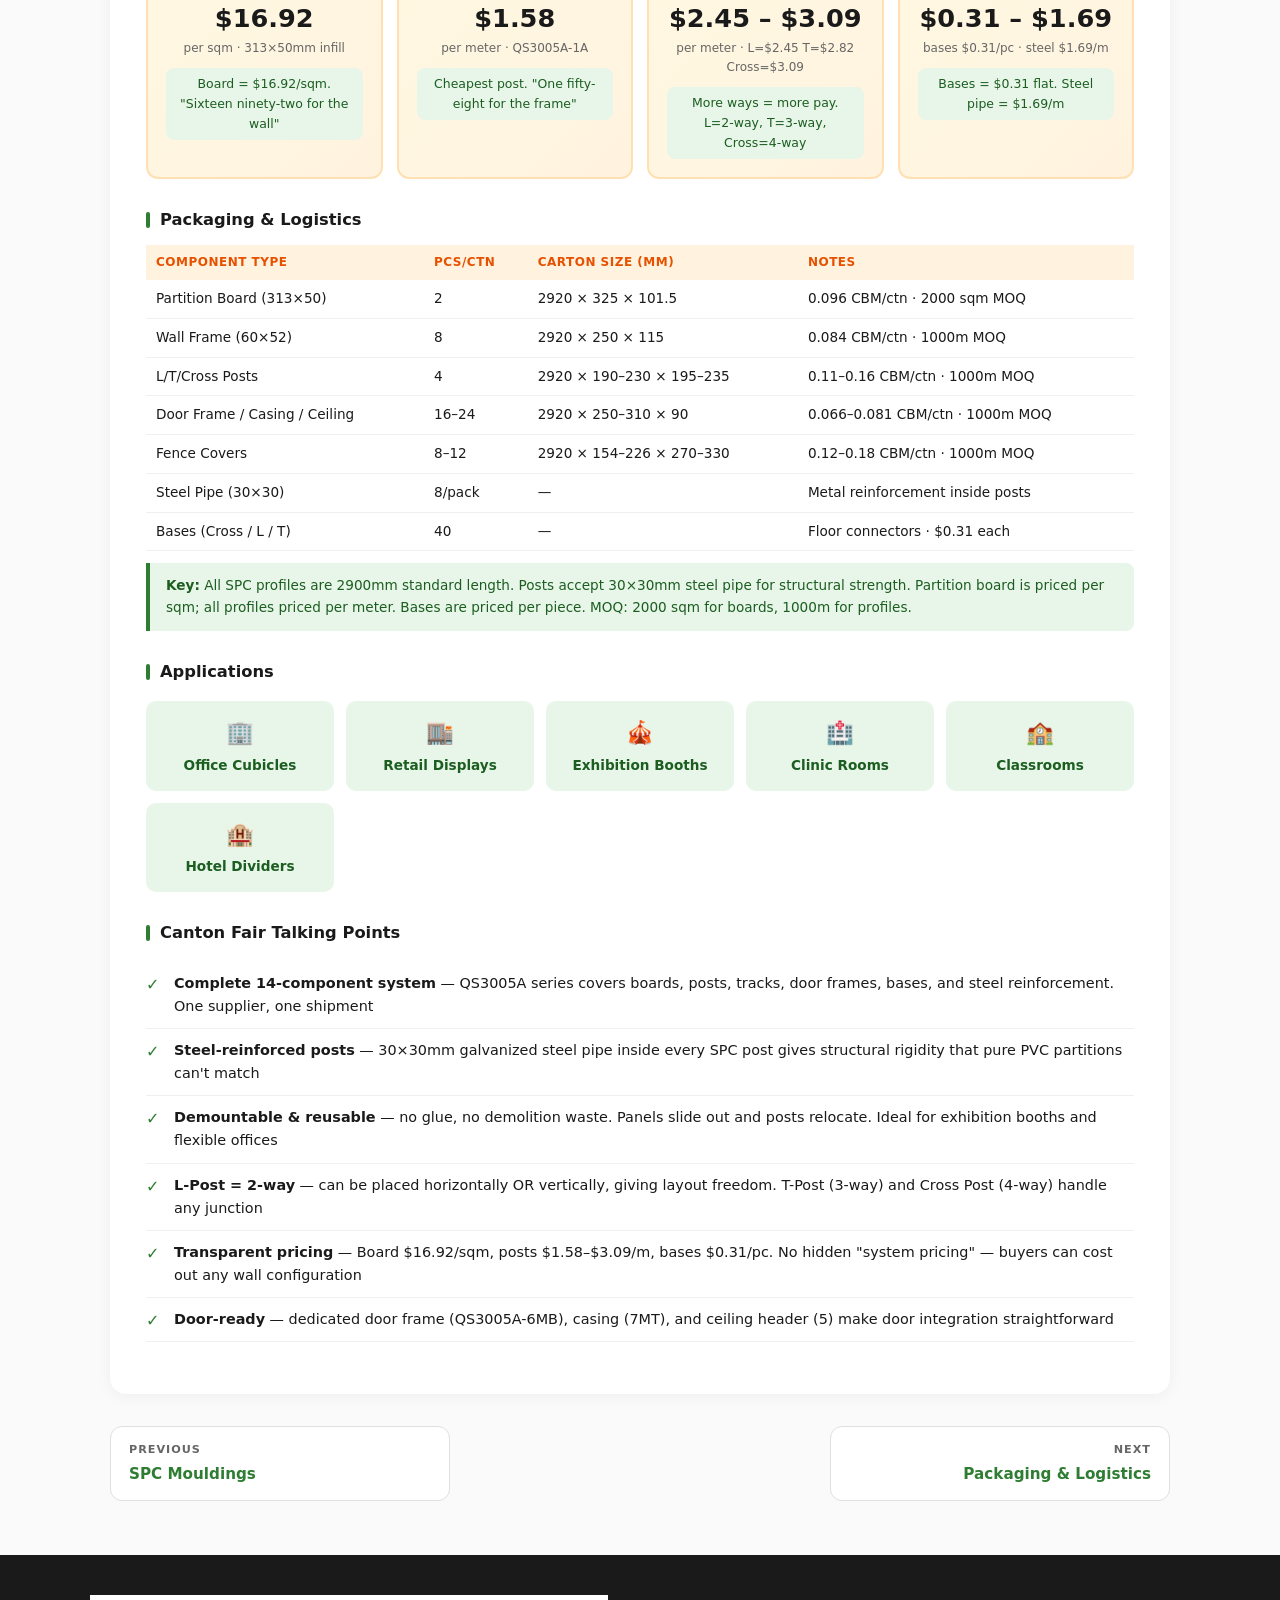
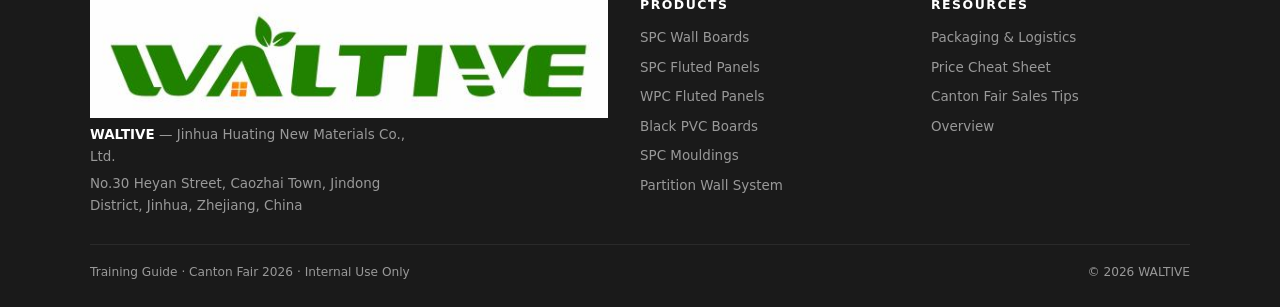
<file: partition-wall-system.html>
<!DOCTYPE html>
<html lang="en">
<head>
  <meta charset="UTF-8">
  <meta name="viewport" content="width=device-width, initial-scale=1.0">
  <meta name="description" content="WALTIVE Partition Wall System (QS3005A): 14 components, modular demountable partitions with SPC posts and infill boards. $0.31–$16.92 FOB Ningbo. Components, pricing, packaging and talking points.">
  <meta name="theme-color" content="#004d40">
  <title>Partition Wall System — WALTIVE Product Guide</title>
  <link rel="icon" type="image/svg+xml" href="assets/img/favicon.svg">
  <link rel="stylesheet" href="assets/css/styles.css">
</head>
<body data-page="partition">

  <a class="skip-link" href="#main">Skip to main content</a>

  <!-- SITE HEADER -->
  <header class="site-header">
    <div class="header-inner">
      <a class="brand" href="index.html" aria-label="WALTIVE Product Guide — home">
        <img src="assets/img/waltive-logo.png" alt="WALTIVE" class="brand-logo">
        <span class="brand-text"><small>Product Guide</small></span>
      </a>
      <nav class="site-nav" id="site-nav" aria-label="Main navigation">
        <a href="index.html" data-nav="overview">Overview</a>
        <a href="spc-wall-boards.html" data-nav="spc-boards">SPC Boards</a>
        <a href="spc-fluted-panels.html" data-nav="spc-fluted">SPC Fluted</a>
        <a href="wpc-fluted-panels.html" data-nav="wpc-fluted">WPC Fluted</a>
        <a href="black-pvc-boards.html" data-nav="black-pvc">Black PVC</a>
        <a href="mouldings.html" data-nav="mouldings">Mouldings</a>
        <a href="partition-wall-system.html" data-nav="partition">Partition</a>
        <a href="packaging.html" data-nav="packaging">Packaging</a>
        <a href="cheat-sheet.html" data-nav="cheatsheet">Cheat Sheet</a>
        <a href="sales-tips.html" data-nav="salestips">Sales Tips</a>
      </nav>
      <div class="header-tools">
        <div class="global-search">
          <input type="search" id="site-search" placeholder="Search products, SKUs…" autocomplete="off" aria-label="Search the product guide">
          <div class="search-results" id="search-results" hidden></div>
        </div>
        <button class="nav-toggle" id="nav-toggle" aria-expanded="false" aria-controls="site-nav" aria-label="Toggle menu">
          <span class="bar"></span><span class="bar"></span><span class="bar"></span>
        </button>
      </div>
    </div>
  </header>

  <!-- PAGE HERO -->
  <div class="page-hero page-hero--partition">
    <div class="container">
      <div class="ph-icon" aria-hidden="true">🧱</div>
      <span class="ph-tag">NEW for 2027 · QS3005A</span>
      <h1>Partition Wall System</h1>
      <p class="ph-sub">14 Components · Modular, demountable partitions — SPC posts and rails with 50mm infill boards. Reusable, reconfigurable, fast to install.</p>
    </div>
  </div>

  <!-- SUB NAV -->
  <nav class="subnav" aria-label="Sections on this page">
    <div class="container">
      <a href="#about">About</a>
      <a href="#components">Components</a>
      <a href="#pricing">Pricing</a>
      <a href="#packaging">Packaging</a>
      <a href="#applications">Applications</a>
      <a href="#talking-points">Talking Points</a>
    </div>
  </nav>

  <!-- MAIN -->
  <main id="main" class="container">
    <nav class="breadcrumb" aria-label="Breadcrumb">
      <a href="index.html">Home</a><span class="sep">›</span><span class="current">Partition Wall System</span>
    </nav>

    <div class="cat-detail">
      <p class="cat-intro" id="about"><strong>What it is:</strong> A complete modular partition system (<strong>QS3005A series</strong>) using extruded SPC profiles — posts, rails, door frames — with a 50mm thick SPC infill board (313mm wide). A 30×30mm steel pipe inside each post provides structural rigidity. Designed for office cubicles, exhibition booths, retail displays, and temporary room dividers. <strong>All 14 components are reusable and demountable.</strong></p>

      <h4 id="components">System Components (14 items)</h4>
      <table class="spec-table">
        <thead>
          <tr><th scope="col">SKU</th><th scope="col">Component</th><th scope="col">Dimensions (mm)</th><th scope="col">Weight</th><th scope="col">Pcs/Ctn</th></tr>
        </thead>
        <tbody>
          <tr><td><strong>QS3005A</strong></td><td>Partition Board (infill)</td><td>313 × 50</td><td>5 kg/pc</td><td>2</td></tr>
          <tr><td>QS3005A-1A</td><td>Wall Frame (track)</td><td>60 × 52</td><td>1.33 kg/m</td><td>8</td></tr>
          <tr><td>QS3005A-2A</td><td>L-Post (corner / 2-way)</td><td>89 × 89</td><td>2.2 kg/m</td><td>4</td></tr>
          <tr><td>QS3005A-3</td><td>T-Post (3-way junction)</td><td>108 × 89</td><td>2.5 kg/m</td><td>4</td></tr>
          <tr><td>QS3005A-4</td><td>Cross Post (4-way intersection)</td><td>108 × 108</td><td>2.73 kg/m</td><td>4</td></tr>
          <tr><td>QS3005A-6MB</td><td>Partition Door Frame</td><td>58 × 33</td><td>0.8 kg/m</td><td>16</td></tr>
          <tr><td>QS3005A-7MT</td><td>Door Casing</td><td>50 × 24</td><td>0.52 kg/m</td><td>24</td></tr>
          <tr><td>QS3005A-5</td><td>Door Ceiling (header)</td><td>68 × 32</td><td>0.65 kg/m</td><td>20</td></tr>
          <tr><td>QS3005A-1C</td><td>Fence Cover (type C)</td><td>102.5 × 43</td><td>1.07 kg/m</td><td>12</td></tr>
          <tr><td>QS3005A-1B</td><td>Fence Cover (type B)</td><td>66.5 × 40</td><td>1.4 kg/m</td><td>8</td></tr>
          <tr><td>QS3005A-6</td><td>Steel Pipe (reinforcement)</td><td>30 × 30</td><td>1.2 kg/m</td><td>8/pack</td></tr>
          <tr><td>—</td><td>Cross Base (floor connector)</td><td>—</td><td>0.06 kg</td><td>40</td></tr>
          <tr><td>—</td><td>L-Base (corner floor connector)</td><td>—</td><td>0.04 kg</td><td>40</td></tr>
          <tr><td>—</td><td>T-Base (junction floor connector)</td><td>—</td><td>0.05 kg</td><td>40</td></tr>
        </tbody>
      </table>

      <h4 id="pricing">Price Memorization</h4>
      <div class="price-grid">
        <div class="price-card">
          <div class="label">Partition Board</div>
          <div class="value">$16.92</div>
          <div class="unit">per sqm · 313×50mm infill</div>
          <div class="hack">Board = $16.92/sqm. "Sixteen ninety-two for the wall"</div>
        </div>
        <div class="price-card">
          <div class="label">Wall Frame / Track</div>
          <div class="value">$1.58</div>
          <div class="unit">per meter · QS3005A-1A</div>
          <div class="hack">Cheapest post. "One fifty-eight for the frame"</div>
        </div>
        <div class="price-card">
          <div class="label">Posts (L / T / Cross)</div>
          <div class="value">$2.45 – $3.09</div>
          <div class="unit">per meter · L=$2.45 T=$2.82 Cross=$3.09</div>
          <div class="hack">More ways = more pay. L=2-way, T=3-way, Cross=4-way</div>
        </div>
        <div class="price-card">
          <div class="label">Bases &amp; Steel Pipe</div>
          <div class="value">$0.31 – $1.69</div>
          <div class="unit">bases $0.31/pc · steel $1.69/m</div>
          <div class="hack">Bases = $0.31 flat. Steel pipe = $1.69/m</div>
        </div>
      </div>

      <h4 id="packaging">Packaging &amp; Logistics</h4>
      <table class="pack-table">
        <thead>
          <tr><th scope="col">Component Type</th><th scope="col">Pcs/Ctn</th><th scope="col">Carton Size (mm)</th><th scope="col">Notes</th></tr>
        </thead>
        <tbody>
          <tr><td>Partition Board (313×50)</td><td>2</td><td>2920 × 325 × 101.5</td><td>0.096 CBM/ctn · 2000 sqm MOQ</td></tr>
          <tr><td>Wall Frame (60×52)</td><td>8</td><td>2920 × 250 × 115</td><td>0.084 CBM/ctn · 1000m MOQ</td></tr>
          <tr><td>L/T/Cross Posts</td><td>4</td><td>2920 × 190–230 × 195–235</td><td>0.11–0.16 CBM/ctn · 1000m MOQ</td></tr>
          <tr><td>Door Frame / Casing / Ceiling</td><td>16–24</td><td>2920 × 250–310 × 90</td><td>0.066–0.081 CBM/ctn · 1000m MOQ</td></tr>
          <tr><td>Fence Covers</td><td>8–12</td><td>2920 × 154–226 × 270–330</td><td>0.12–0.18 CBM/ctn · 1000m MOQ</td></tr>
          <tr><td>Steel Pipe (30×30)</td><td>8/pack</td><td>—</td><td>Metal reinforcement inside posts</td></tr>
          <tr><td>Bases (Cross / L / T)</td><td>40</td><td>—</td><td>Floor connectors · $0.31 each</td></tr>
        </tbody>
      </table>
      <div class="pack-note"><strong>Key:</strong> All SPC profiles are 2900mm standard length. Posts accept 30×30mm steel pipe for structural strength. Partition board is priced per sqm; all profiles priced per meter. Bases are priced per piece. MOQ: 2000 sqm for boards, 1000m for profiles.</div>

      <h4 id="applications">Applications</h4>
      <div class="app-grid">
        <div class="app-item"><span class="emoji">🏢</span>Office Cubicles</div>
        <div class="app-item"><span class="emoji">🏬</span>Retail Displays</div>
        <div class="app-item"><span class="emoji">🎪</span>Exhibition Booths</div>
        <div class="app-item"><span class="emoji">🏥</span>Clinic Rooms</div>
        <div class="app-item"><span class="emoji">🏫</span>Classrooms</div>
        <div class="app-item"><span class="emoji">🏨</span>Hotel Dividers</div>
      </div>

      <h4 id="talking-points">Canton Fair Talking Points</h4>
      <ul class="talk-list">
        <li><strong>Complete 14-component system</strong> — QS3005A series covers boards, posts, tracks, door frames, bases, and steel reinforcement. One supplier, one shipment</li>
        <li><strong>Steel-reinforced posts</strong> — 30×30mm galvanized steel pipe inside every SPC post gives structural rigidity that pure PVC partitions can't match</li>
        <li><strong>Demountable &amp; reusable</strong> — no glue, no demolition waste. Panels slide out and posts relocate. Ideal for exhibition booths and flexible offices</li>
        <li><strong>L-Post = 2-way</strong> — can be placed horizontally OR vertically, giving layout freedom. T-Post (3-way) and Cross Post (4-way) handle any junction</li>
        <li><strong>Transparent pricing</strong> — Board $16.92/sqm, posts $1.58–$3.09/m, bases $0.31/pc. No hidden "system pricing" — buyers can cost out any wall configuration</li>
        <li><strong>Door-ready</strong> — dedicated door frame (QS3005A-6MB), casing (7MT), and ceiling header (5) make door integration straightforward</li>
      </ul>
    </div>

    <!-- PAGINATION -->
    <nav class="pagination" aria-label="Category pages">
      <a href="mouldings.html">
        <span class="pg-label">Previous</span>
        <span class="pg-title">SPC Mouldings</span>
      </a>
      <span class="pg-spacer" aria-hidden="true"></span>
      <a class="next" href="packaging.html">
        <span class="pg-label">Next</span>
        <span class="pg-title">Packaging & Logistics</span>
      </a>
    </nav>

  </main>

  <!-- FOOTER -->
  <footer class="site-footer">
    <div class="footer-grid">
      <div class="footer-brand">
        <img src="assets/img/waltive-logo.png" alt="WALTIVE" class="brand-logo">
        <p><strong>WALTIVE</strong> — Jinhua Huating New Materials Co., Ltd.</p>
        <p>No.30 Heyan Street, Caozhai Town, Jindong District, Jinhua, Zhejiang, China</p>
      </div>
      <div class="footer-col">
        <h4>Products</h4>
        <ul>
          <li><a href="spc-wall-boards.html">SPC Wall Boards</a></li>
          <li><a href="spc-fluted-panels.html">SPC Fluted Panels</a></li>
          <li><a href="wpc-fluted-panels.html">WPC Fluted Panels</a></li>
          <li><a href="black-pvc-boards.html">Black PVC Boards</a></li>
          <li><a href="mouldings.html">SPC Mouldings</a></li>
          <li><a href="partition-wall-system.html">Partition Wall System</a></li>
        </ul>
      </div>
      <div class="footer-col">
        <h4>Resources</h4>
        <ul>
          <li><a href="packaging.html">Packaging &amp; Logistics</a></li>
          <li><a href="cheat-sheet.html">Price Cheat Sheet</a></li>
          <li><a href="sales-tips.html">Canton Fair Sales Tips</a></li>
          <li><a href="index.html">Overview</a></li>
        </ul>
      </div>
    </div>
    <div class="footer-bottom">
      <span>Training Guide · Canton Fair 2026 · Internal Use Only</span>
      <span>© <span data-year>2026</span> WALTIVE</span>
    </div>
  </footer>

  <button class="back-to-top" aria-label="Back to top">↑</button>

  <script src="assets/js/search-data.js"></script>
  <script src="assets/js/main.js"></script>
</body>
</html>
</file>
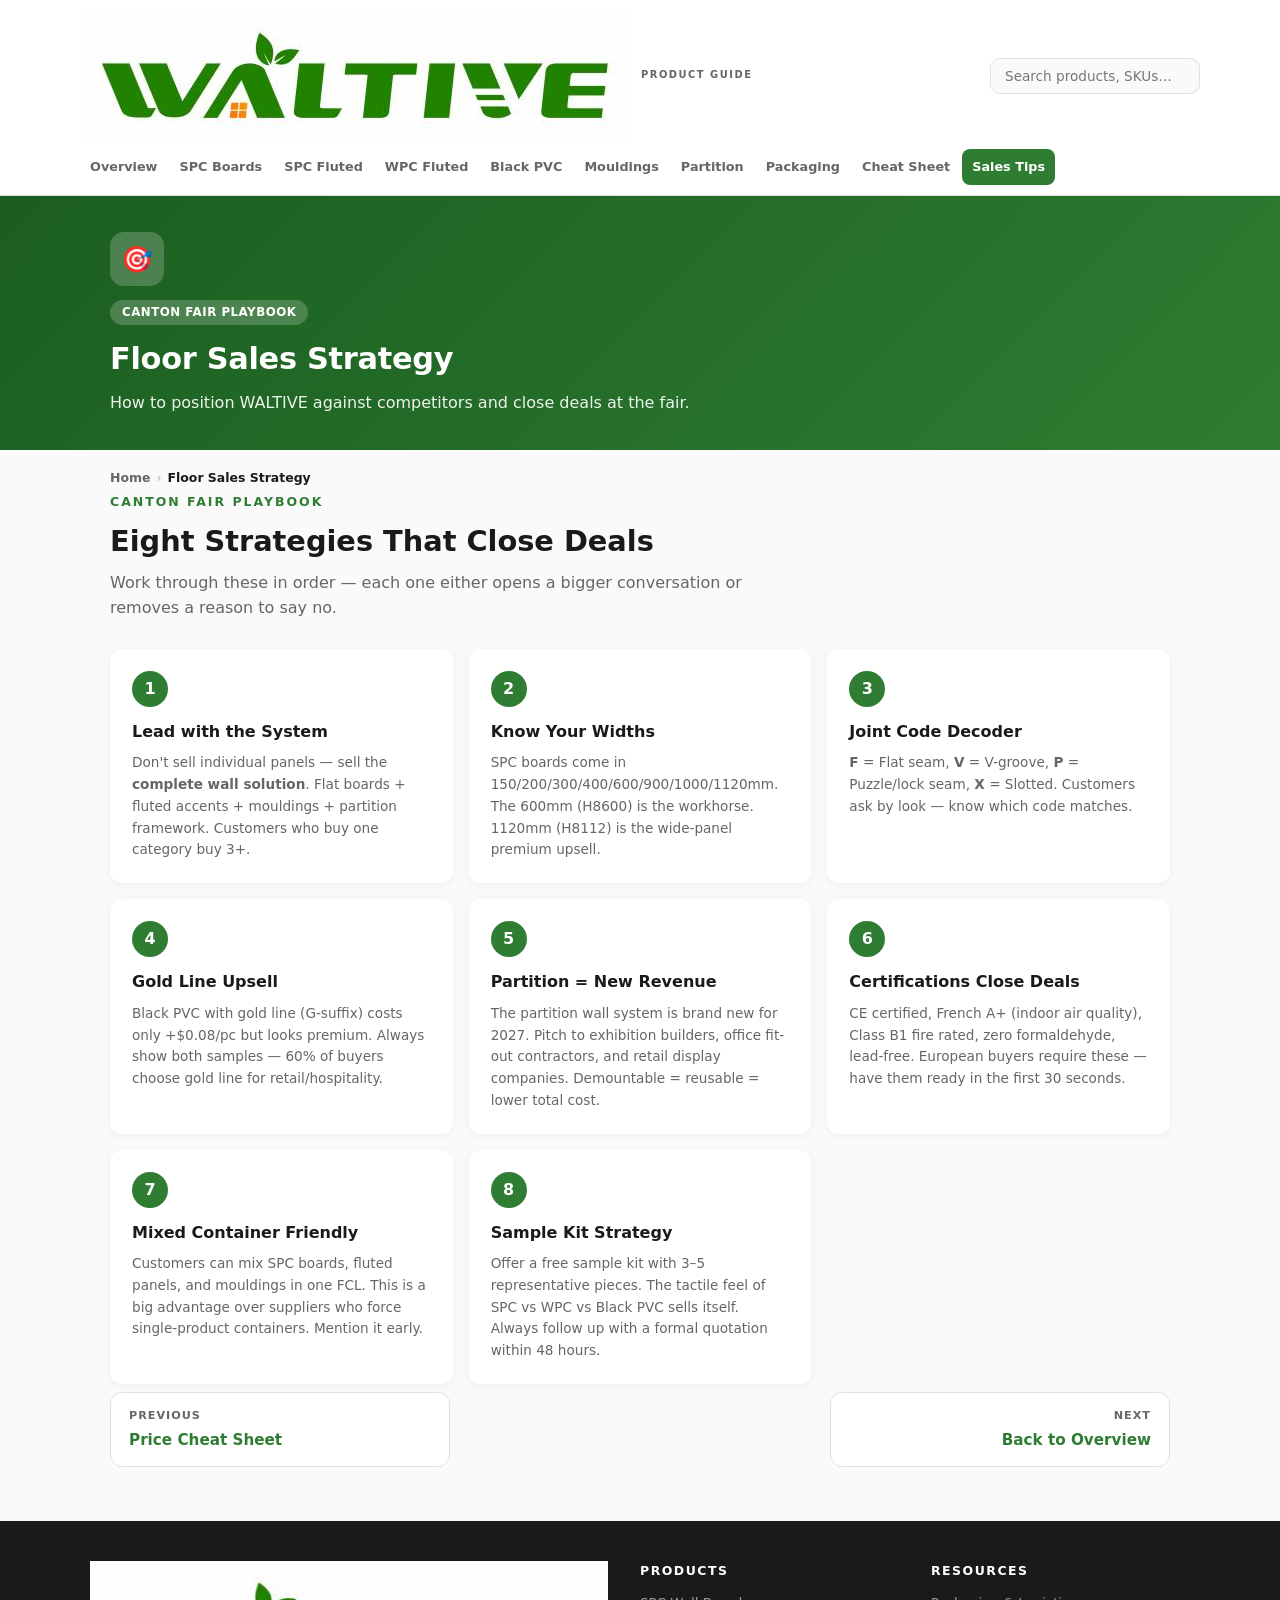
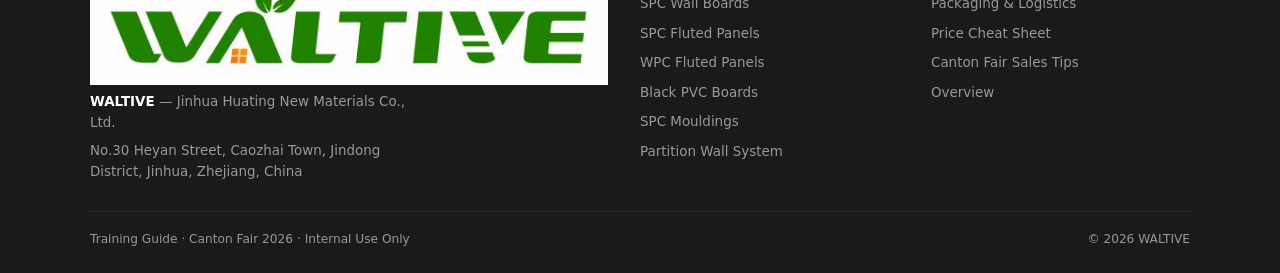
<file: sales-tips.html>
<!DOCTYPE html>
<html lang="en">
<head>
  <meta charset="UTF-8">
  <meta name="viewport" content="width=device-width, initial-scale=1.0">
  <meta name="description" content="Eight floor-proven Canton Fair sales strategies for WALTIVE: lead with the system, upsell the gold line, close with certifications, and mixed-container advantages.">
  <meta name="theme-color" content="#1b5e20">
  <title>Canton Fair Sales Tips — WALTIVE Product Guide</title>
  <link rel="icon" type="image/svg+xml" href="assets/img/favicon.svg">
  <link rel="stylesheet" href="assets/css/styles.css">
</head>
<body data-page="salestips">

  <a class="skip-link" href="#main">Skip to main content</a>

  <!-- SITE HEADER -->
  <header class="site-header">
    <div class="header-inner">
      <a class="brand" href="index.html" aria-label="WALTIVE Product Guide — home">
        <img src="assets/img/waltive-logo.png" alt="WALTIVE" class="brand-logo">
        <span class="brand-text"><small>Product Guide</small></span>
      </a>
      <nav class="site-nav" id="site-nav" aria-label="Main navigation">
        <a href="index.html" data-nav="overview">Overview</a>
        <a href="spc-wall-boards.html" data-nav="spc-boards">SPC Boards</a>
        <a href="spc-fluted-panels.html" data-nav="spc-fluted">SPC Fluted</a>
        <a href="wpc-fluted-panels.html" data-nav="wpc-fluted">WPC Fluted</a>
        <a href="black-pvc-boards.html" data-nav="black-pvc">Black PVC</a>
        <a href="mouldings.html" data-nav="mouldings">Mouldings</a>
        <a href="partition-wall-system.html" data-nav="partition">Partition</a>
        <a href="packaging.html" data-nav="packaging">Packaging</a>
        <a href="cheat-sheet.html" data-nav="cheatsheet">Cheat Sheet</a>
        <a href="sales-tips.html" data-nav="salestips">Sales Tips</a>
      </nav>
      <div class="header-tools">
        <div class="global-search">
          <input type="search" id="site-search" placeholder="Search products, SKUs…" autocomplete="off" aria-label="Search the product guide">
          <div class="search-results" id="search-results" hidden></div>
        </div>
        <button class="nav-toggle" id="nav-toggle" aria-expanded="false" aria-controls="site-nav" aria-label="Toggle menu">
          <span class="bar"></span><span class="bar"></span><span class="bar"></span>
        </button>
      </div>
    </div>
  </header>

  <!-- PAGE HERO -->
  <div class="page-hero page-hero--green">
    <div class="container">
      <div class="ph-icon" aria-hidden="true">🎯</div>
      <span class="ph-tag">Canton Fair Playbook</span>
      <h1>Floor Sales Strategy</h1>
      <p class="ph-sub">How to position WALTIVE against competitors and close deals at the fair.</p>
    </div>
  </div>

  <!-- MAIN -->
  <main id="main" class="container">
    <nav class="breadcrumb" aria-label="Breadcrumb">
      <a href="index.html">Home</a><span class="sep">›</span><span class="current">Floor Sales Strategy</span>
    </nav>

    <div class="section-head">
      <div class="eyebrow">Canton Fair Playbook</div>
      <h2>Eight Strategies That Close Deals</h2>
      <p>Work through these in order — each one either opens a bigger conversation or removes a reason to say no.</p>
    </div>
    <div class="tips-grid">
      <div class="tip-card">
        <div class="num">1</div>
        <h3>Lead with the System</h3>
        <p>Don't sell individual panels — sell the <strong>complete wall solution</strong>. Flat boards + fluted accents + mouldings + partition framework. Customers who buy one category buy 3+.</p>
      </div>
      <div class="tip-card">
        <div class="num">2</div>
        <h3>Know Your Widths</h3>
        <p>SPC boards come in 150/200/300/400/600/900/1000/1120mm. The 600mm (H8600) is the workhorse. 1120mm (H8112) is the wide-panel premium upsell.</p>
      </div>
      <div class="tip-card">
        <div class="num">3</div>
        <h3>Joint Code Decoder</h3>
        <p><strong>F</strong> = Flat seam, <strong>V</strong> = V-groove, <strong>P</strong> = Puzzle/lock seam, <strong>X</strong> = Slotted. Customers ask by look — know which code matches.</p>
      </div>
      <div class="tip-card">
        <div class="num">4</div>
        <h3>Gold Line Upsell</h3>
        <p>Black PVC with gold line (G-suffix) costs only +$0.08/pc but looks premium. Always show both samples — 60% of buyers choose gold line for retail/hospitality.</p>
      </div>
      <div class="tip-card">
        <div class="num">5</div>
        <h3>Partition = New Revenue</h3>
        <p>The partition wall system is brand new for 2027. Pitch to exhibition builders, office fit-out contractors, and retail display companies. Demountable = reusable = lower total cost.</p>
      </div>
      <div class="tip-card">
        <div class="num">6</div>
        <h3>Certifications Close Deals</h3>
        <p>CE certified, French A+ (indoor air quality), Class B1 fire rated, zero formaldehyde, lead-free. European buyers require these — have them ready in the first 30 seconds.</p>
      </div>
      <div class="tip-card">
        <div class="num">7</div>
        <h3>Mixed Container Friendly</h3>
        <p>Customers can mix SPC boards, fluted panels, and mouldings in one FCL. This is a big advantage over suppliers who force single-product containers. Mention it early.</p>
      </div>
      <div class="tip-card">
        <div class="num">8</div>
        <h3>Sample Kit Strategy</h3>
        <p>Offer a free sample kit with 3–5 representative pieces. The tactile feel of SPC vs WPC vs Black PVC sells itself. Always follow up with a formal quotation within 48 hours.</p>
      </div>
    </div>

    <!-- PAGINATION -->
    <nav class="pagination" aria-label="Category pages">
      <a href="cheat-sheet.html">
        <span class="pg-label">Previous</span>
        <span class="pg-title">Price Cheat Sheet</span>
      </a>
      <span class="pg-spacer" aria-hidden="true"></span>
      <a class="next" href="index.html">
        <span class="pg-label">Next</span>
        <span class="pg-title">Back to Overview</span>
      </a>
    </nav>

  </main>

  <!-- FOOTER -->
  <footer class="site-footer">
    <div class="footer-grid">
      <div class="footer-brand">
        <img src="assets/img/waltive-logo.png" alt="WALTIVE" class="brand-logo">
        <p><strong>WALTIVE</strong> — Jinhua Huating New Materials Co., Ltd.</p>
        <p>No.30 Heyan Street, Caozhai Town, Jindong District, Jinhua, Zhejiang, China</p>
      </div>
      <div class="footer-col">
        <h4>Products</h4>
        <ul>
          <li><a href="spc-wall-boards.html">SPC Wall Boards</a></li>
          <li><a href="spc-fluted-panels.html">SPC Fluted Panels</a></li>
          <li><a href="wpc-fluted-panels.html">WPC Fluted Panels</a></li>
          <li><a href="black-pvc-boards.html">Black PVC Boards</a></li>
          <li><a href="mouldings.html">SPC Mouldings</a></li>
          <li><a href="partition-wall-system.html">Partition Wall System</a></li>
        </ul>
      </div>
      <div class="footer-col">
        <h4>Resources</h4>
        <ul>
          <li><a href="packaging.html">Packaging &amp; Logistics</a></li>
          <li><a href="cheat-sheet.html">Price Cheat Sheet</a></li>
          <li><a href="sales-tips.html">Canton Fair Sales Tips</a></li>
          <li><a href="index.html">Overview</a></li>
        </ul>
      </div>
    </div>
    <div class="footer-bottom">
      <span>Training Guide · Canton Fair 2026 · Internal Use Only</span>
      <span>© <span data-year>2026</span> WALTIVE</span>
    </div>
  </footer>

  <button class="back-to-top" aria-label="Back to top">↑</button>

  <script src="assets/js/search-data.js"></script>
  <script src="assets/js/main.js"></script>
</body>
</html>
</file>
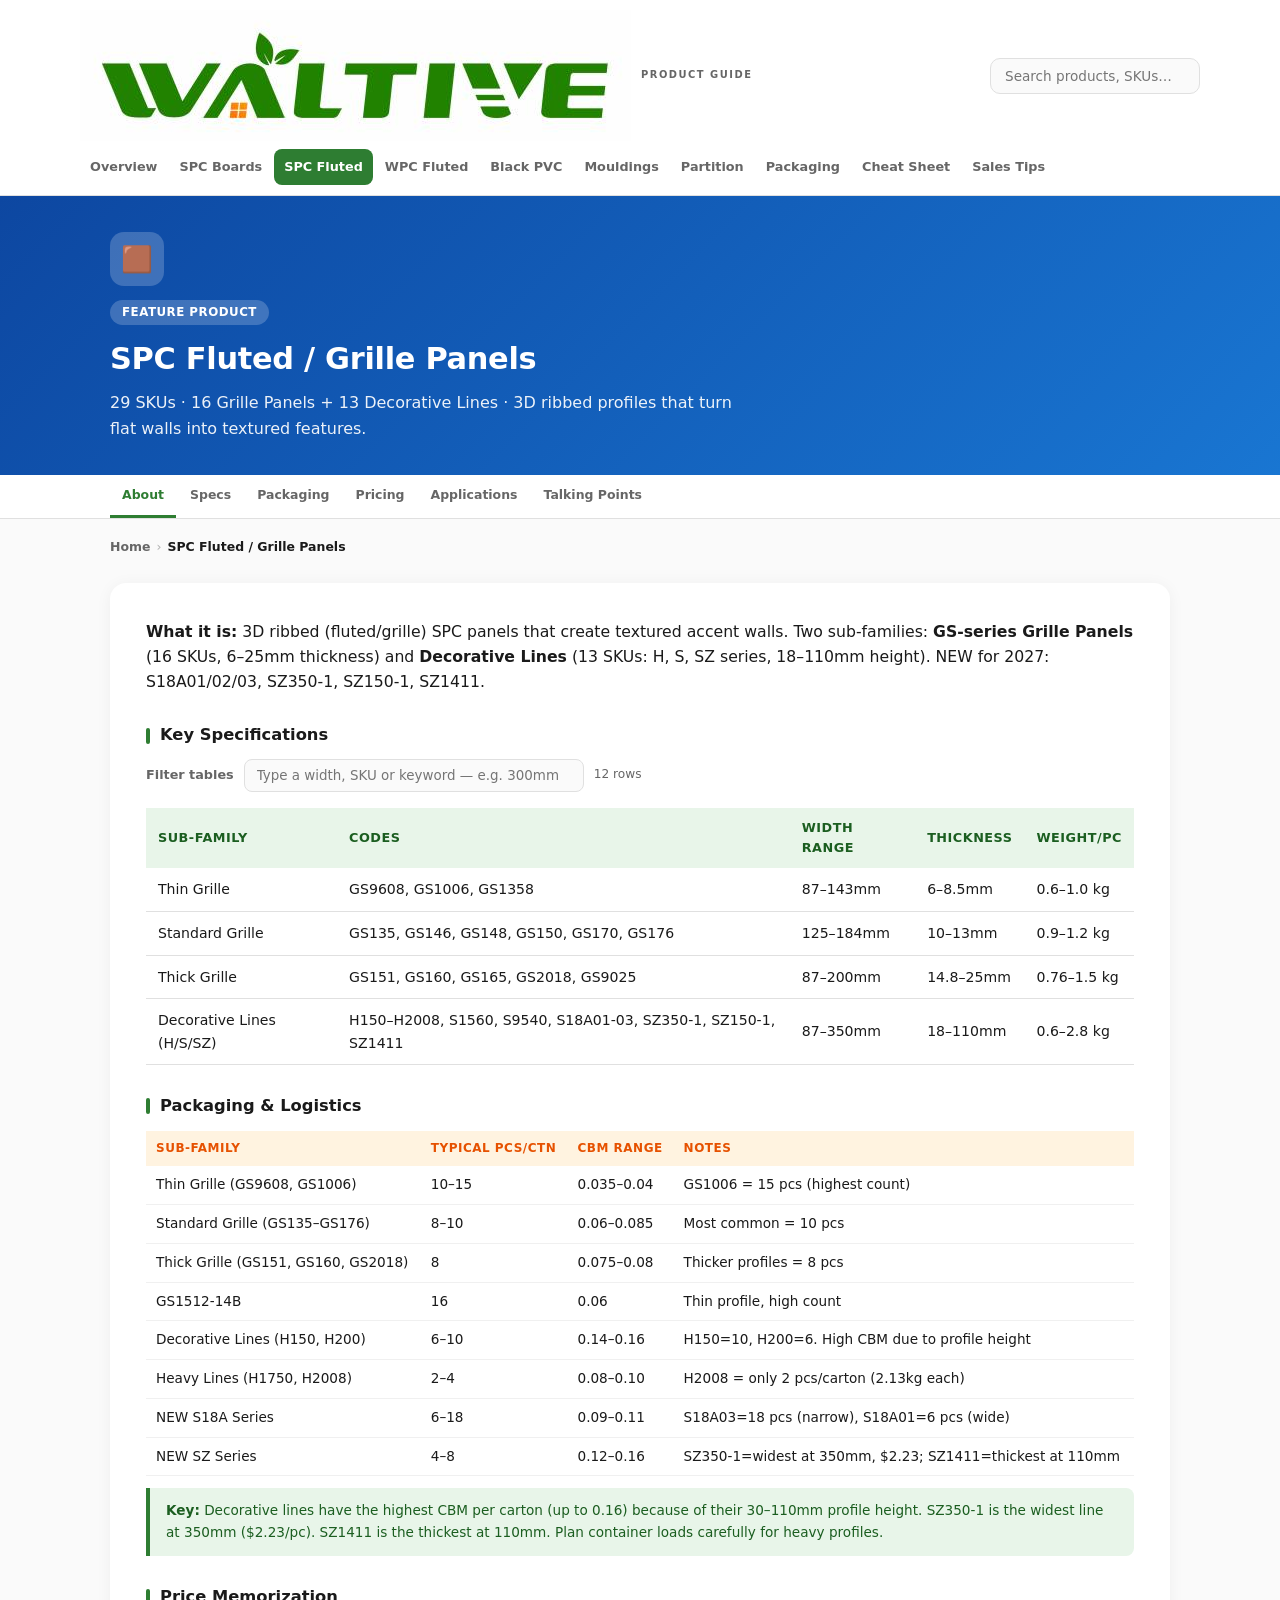
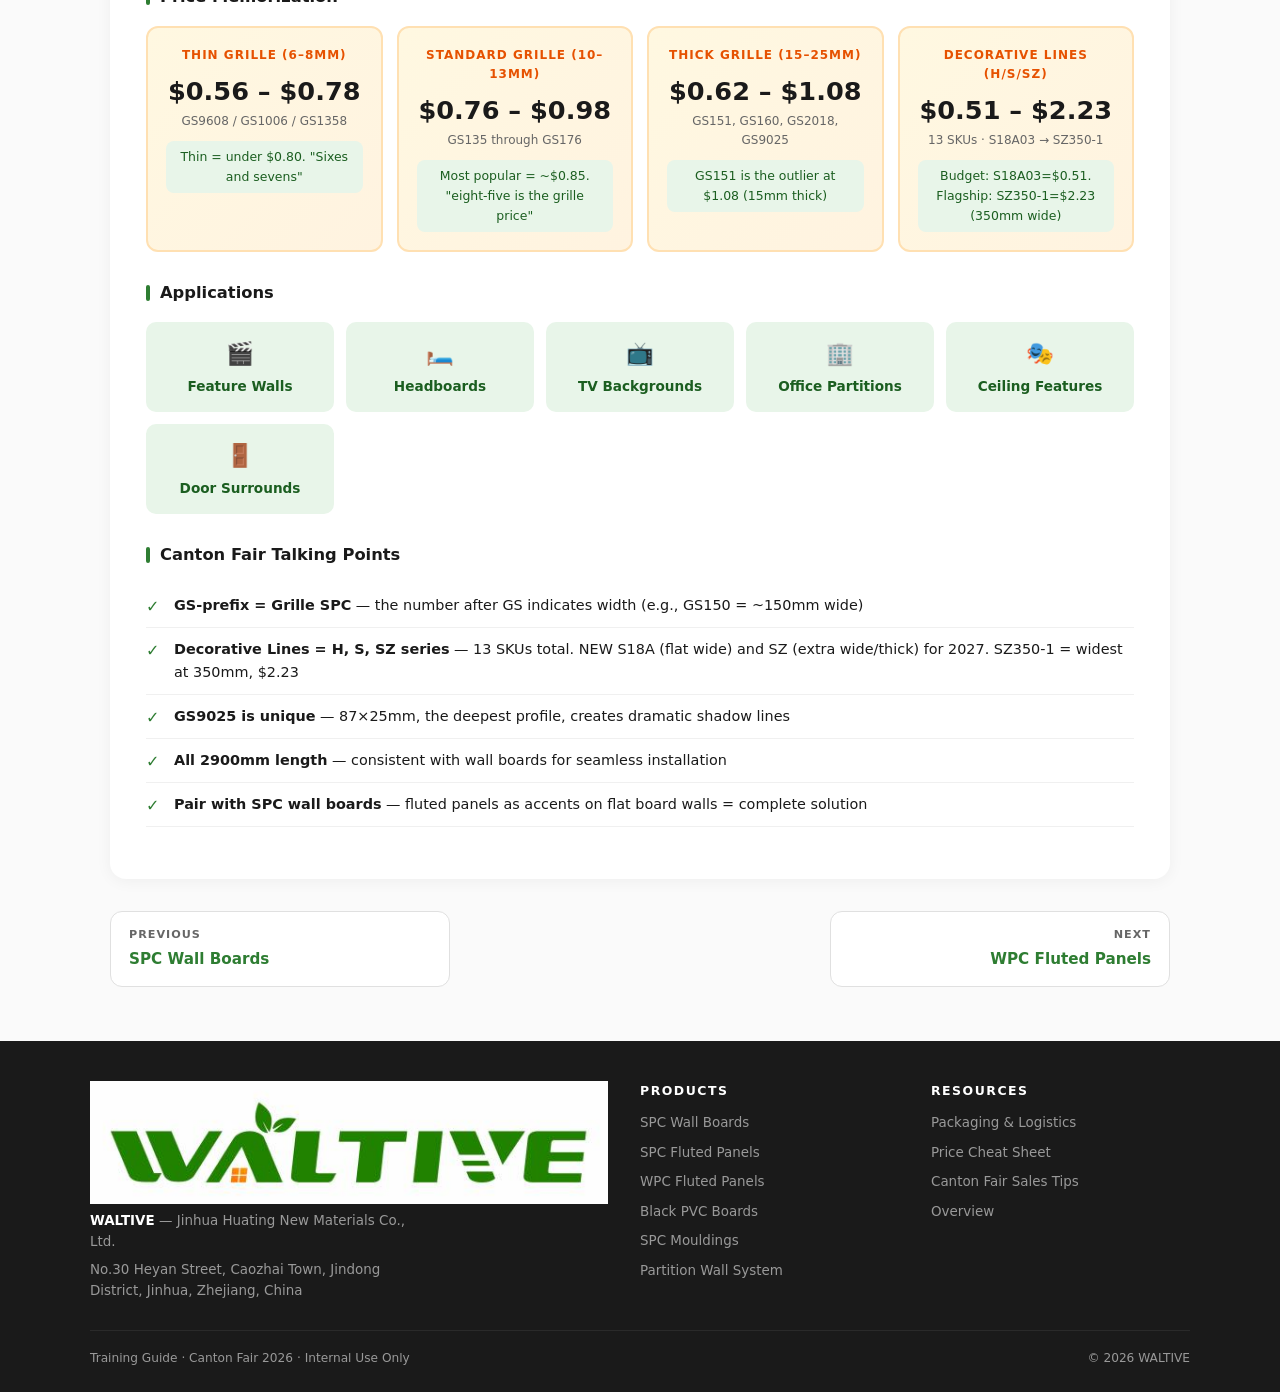
<file: spc-fluted-panels.html>
<!DOCTYPE html>
<html lang="en">
<head>
  <meta charset="UTF-8">
  <meta name="viewport" content="width=device-width, initial-scale=1.0">
  <meta name="description" content="SPC fluted and grille panels: 3D ribbed accent walls from $0.56–$2.15 FOB Ningbo. GS-series grilles and H-series decorative lines with specs, packaging and talking points.">
  <meta name="theme-color" content="#0d47a1">
  <title>SPC Fluted / Grille Panels — WALTIVE Product Guide</title>
  <link rel="icon" type="image/svg+xml" href="assets/img/favicon.svg">
  <link rel="stylesheet" href="assets/css/styles.css">
</head>
<body data-page="spc-fluted">

  <a class="skip-link" href="#main">Skip to main content</a>

  <!-- SITE HEADER -->
  <header class="site-header">
    <div class="header-inner">
      <a class="brand" href="index.html" aria-label="WALTIVE Product Guide — home">
        <img src="assets/img/waltive-logo.png" alt="WALTIVE" class="brand-logo">
        <span class="brand-text"><small>Product Guide</small></span>
      </a>
      <nav class="site-nav" id="site-nav" aria-label="Main navigation">
        <a href="index.html" data-nav="overview">Overview</a>
        <a href="spc-wall-boards.html" data-nav="spc-boards">SPC Boards</a>
        <a href="spc-fluted-panels.html" data-nav="spc-fluted">SPC Fluted</a>
        <a href="wpc-fluted-panels.html" data-nav="wpc-fluted">WPC Fluted</a>
        <a href="black-pvc-boards.html" data-nav="black-pvc">Black PVC</a>
        <a href="mouldings.html" data-nav="mouldings">Mouldings</a>
        <a href="partition-wall-system.html" data-nav="partition">Partition</a>
        <a href="packaging.html" data-nav="packaging">Packaging</a>
        <a href="cheat-sheet.html" data-nav="cheatsheet">Cheat Sheet</a>
        <a href="sales-tips.html" data-nav="salestips">Sales Tips</a>
      </nav>
      <div class="header-tools">
        <div class="global-search">
          <input type="search" id="site-search" placeholder="Search products, SKUs…" autocomplete="off" aria-label="Search the product guide">
          <div class="search-results" id="search-results" hidden></div>
        </div>
        <button class="nav-toggle" id="nav-toggle" aria-expanded="false" aria-controls="site-nav" aria-label="Toggle menu">
          <span class="bar"></span><span class="bar"></span><span class="bar"></span>
        </button>
      </div>
    </div>
  </header>

  <!-- PAGE HERO -->
  <div class="page-hero page-hero--spc">
    <div class="container">
      <div class="ph-icon" aria-hidden="true">🟫</div>
      <span class="ph-tag">Feature Product</span>
      <h1>SPC Fluted / Grille Panels</h1>
      <p class="ph-sub">29 SKUs · 16 Grille Panels + 13 Decorative Lines · 3D ribbed profiles that turn flat walls into textured features.</p>
    </div>
  </div>

  <!-- SUB NAV -->
  <nav class="subnav" aria-label="Sections on this page">
    <div class="container">
      <a href="#about">About</a>
      <a href="#specs">Specs</a>
      <a href="#packaging">Packaging</a>
      <a href="#pricing">Pricing</a>
      <a href="#applications">Applications</a>
      <a href="#talking-points">Talking Points</a>
    </div>
  </nav>

  <!-- MAIN -->
  <main id="main" class="container">
    <nav class="breadcrumb" aria-label="Breadcrumb">
      <a href="index.html">Home</a><span class="sep">›</span><span class="current">SPC Fluted / Grille Panels</span>
    </nav>

    <div class="cat-detail">
      <p class="cat-intro" id="about"><strong>What it is:</strong> 3D ribbed (fluted/grille) SPC panels that create textured accent walls. Two sub-families: <strong>GS-series Grille Panels</strong> (16 SKUs, 6–25mm thickness) and <strong>Decorative Lines</strong> (13 SKUs: H, S, SZ series, 18–110mm height). NEW for 2027: S18A01/02/03, SZ350-1, SZ150-1, SZ1411.</p>

      <h4 id="specs">Key Specifications</h4>
      <table class="spec-table">
        <thead>
          <tr><th scope="col">Sub-family</th><th scope="col">Codes</th><th scope="col">Width Range</th><th scope="col">Thickness</th><th scope="col">Weight/pc</th></tr>
        </thead>
        <tbody>
          <tr><td>Thin Grille</td><td>GS9608, GS1006, GS1358</td><td>87–143mm</td><td>6–8.5mm</td><td>0.6–1.0 kg</td></tr>
          <tr><td>Standard Grille</td><td>GS135, GS146, GS148, GS150, GS170, GS176</td><td>125–184mm</td><td>10–13mm</td><td>0.9–1.2 kg</td></tr>
          <tr><td>Thick Grille</td><td>GS151, GS160, GS165, GS2018, GS9025</td><td>87–200mm</td><td>14.8–25mm</td><td>0.76–1.5 kg</td></tr>
          <tr><td>Decorative Lines (H/S/SZ)</td><td>H150–H2008, S1560, S9540, S18A01-03, SZ350-1, SZ150-1, SZ1411</td><td>87–350mm</td><td>18–110mm</td><td>0.6–2.8 kg</td></tr>
        </tbody>
      </table>

      <h4 id="packaging">Packaging &amp; Logistics</h4>
      <table class="pack-table">
        <thead>
          <tr><th scope="col">Sub-family</th><th scope="col">Typical Pcs/Ctn</th><th scope="col">CBM Range</th><th scope="col">Notes</th></tr>
        </thead>
        <tbody>
          <tr><td>Thin Grille (GS9608, GS1006)</td><td>10–15</td><td>0.035–0.04</td><td>GS1006 = 15 pcs (highest count)</td></tr>
          <tr><td>Standard Grille (GS135–GS176)</td><td>8–10</td><td>0.06–0.085</td><td>Most common = 10 pcs</td></tr>
          <tr><td>Thick Grille (GS151, GS160, GS2018)</td><td>8</td><td>0.075–0.08</td><td>Thicker profiles = 8 pcs</td></tr>
          <tr><td>GS1512-14B</td><td>16</td><td>0.06</td><td>Thin profile, high count</td></tr>
          <tr><td>Decorative Lines (H150, H200)</td><td>6–10</td><td>0.14–0.16</td><td>H150=10, H200=6. High CBM due to profile height</td></tr>
          <tr><td>Heavy Lines (H1750, H2008)</td><td>2–4</td><td>0.08–0.10</td><td>H2008 = only 2 pcs/carton (2.13kg each)</td></tr>
          <tr><td>NEW S18A Series</td><td>6–18</td><td>0.09–0.11</td><td>S18A03=18 pcs (narrow), S18A01=6 pcs (wide)</td></tr>
          <tr><td>NEW SZ Series</td><td>4–8</td><td>0.12–0.16</td><td>SZ350-1=widest at 350mm, $2.23; SZ1411=thickest at 110mm</td></tr>
        </tbody>
      </table>
      <div class="pack-note"><strong>Key:</strong> Decorative lines have the highest CBM per carton (up to 0.16) because of their 30–110mm profile height. SZ350-1 is the widest line at 350mm ($2.23/pc). SZ1411 is the thickest at 110mm. Plan container loads carefully for heavy profiles.</div>

      <h4 id="pricing">Price Memorization</h4>
      <div class="price-grid">
        <div class="price-card">
          <div class="label">Thin Grille (6–8mm)</div>
          <div class="value">$0.56 – $0.78</div>
          <div class="unit">GS9608 / GS1006 / GS1358</div>
          <div class="hack">Thin = under $0.80. "Sixes and sevens"</div>
        </div>
        <div class="price-card">
          <div class="label">Standard Grille (10–13mm)</div>
          <div class="value">$0.76 – $0.98</div>
          <div class="unit">GS135 through GS176</div>
          <div class="hack">Most popular = ~$0.85. "eight-five is the grille price"</div>
        </div>
        <div class="price-card">
          <div class="label">Thick Grille (15–25mm)</div>
          <div class="value">$0.62 – $1.08</div>
          <div class="unit">GS151, GS160, GS2018, GS9025</div>
          <div class="hack">GS151 is the outlier at $1.08 (15mm thick)</div>
        </div>
        <div class="price-card">
          <div class="label">Decorative Lines (H/S/SZ)</div>
          <div class="value">$0.51 – $2.23</div>
          <div class="unit">13 SKUs · S18A03 → SZ350-1</div>
          <div class="hack">Budget: S18A03=$0.51. Flagship: SZ350-1=$2.23 (350mm wide)</div>
        </div>
      </div>

      <h4 id="applications">Applications</h4>
      <div class="app-grid">
        <div class="app-item"><span class="emoji">🎬</span>Feature Walls</div>
        <div class="app-item"><span class="emoji">🛏️</span>Headboards</div>
        <div class="app-item"><span class="emoji">📺</span>TV Backgrounds</div>
        <div class="app-item"><span class="emoji">🏢</span>Office Partitions</div>
        <div class="app-item"><span class="emoji">🎭</span>Ceiling Features</div>
        <div class="app-item"><span class="emoji">🚪</span>Door Surrounds</div>
      </div>

      <h4 id="talking-points">Canton Fair Talking Points</h4>
      <ul class="talk-list">
        <li><strong>GS-prefix = Grille SPC</strong> — the number after GS indicates width (e.g., GS150 = ~150mm wide)</li>
        <li><strong>Decorative Lines = H, S, SZ series</strong> — 13 SKUs total. NEW S18A (flat wide) and SZ (extra wide/thick) for 2027. SZ350-1 = widest at 350mm, $2.23</li>
        <li><strong>GS9025 is unique</strong> — 87×25mm, the deepest profile, creates dramatic shadow lines</li>
        <li><strong>All 2900mm length</strong> — consistent with wall boards for seamless installation</li>
        <li><strong>Pair with SPC wall boards</strong> — fluted panels as accents on flat board walls = complete solution</li>
      </ul>
    </div>

    <!-- PAGINATION -->
    <nav class="pagination" aria-label="Category pages">
      <a href="spc-wall-boards.html">
        <span class="pg-label">Previous</span>
        <span class="pg-title">SPC Wall Boards</span>
      </a>
      <span class="pg-spacer" aria-hidden="true"></span>
      <a class="next" href="wpc-fluted-panels.html">
        <span class="pg-label">Next</span>
        <span class="pg-title">WPC Fluted Panels</span>
      </a>
    </nav>

  </main>

  <!-- FOOTER -->
  <footer class="site-footer">
    <div class="footer-grid">
      <div class="footer-brand">
        <img src="assets/img/waltive-logo.png" alt="WALTIVE" class="brand-logo">
        <p><strong>WALTIVE</strong> — Jinhua Huating New Materials Co., Ltd.</p>
        <p>No.30 Heyan Street, Caozhai Town, Jindong District, Jinhua, Zhejiang, China</p>
      </div>
      <div class="footer-col">
        <h4>Products</h4>
        <ul>
          <li><a href="spc-wall-boards.html">SPC Wall Boards</a></li>
          <li><a href="spc-fluted-panels.html">SPC Fluted Panels</a></li>
          <li><a href="wpc-fluted-panels.html">WPC Fluted Panels</a></li>
          <li><a href="black-pvc-boards.html">Black PVC Boards</a></li>
          <li><a href="mouldings.html">SPC Mouldings</a></li>
          <li><a href="partition-wall-system.html">Partition Wall System</a></li>
        </ul>
      </div>
      <div class="footer-col">
        <h4>Resources</h4>
        <ul>
          <li><a href="packaging.html">Packaging &amp; Logistics</a></li>
          <li><a href="cheat-sheet.html">Price Cheat Sheet</a></li>
          <li><a href="sales-tips.html">Canton Fair Sales Tips</a></li>
          <li><a href="index.html">Overview</a></li>
        </ul>
      </div>
    </div>
    <div class="footer-bottom">
      <span>Training Guide · Canton Fair 2026 · Internal Use Only</span>
      <span>© <span data-year>2026</span> WALTIVE</span>
    </div>
  </footer>

  <button class="back-to-top" aria-label="Back to top">↑</button>

  <script src="assets/js/search-data.js"></script>
  <script src="assets/js/main.js"></script>
</body>
</html>
</file>
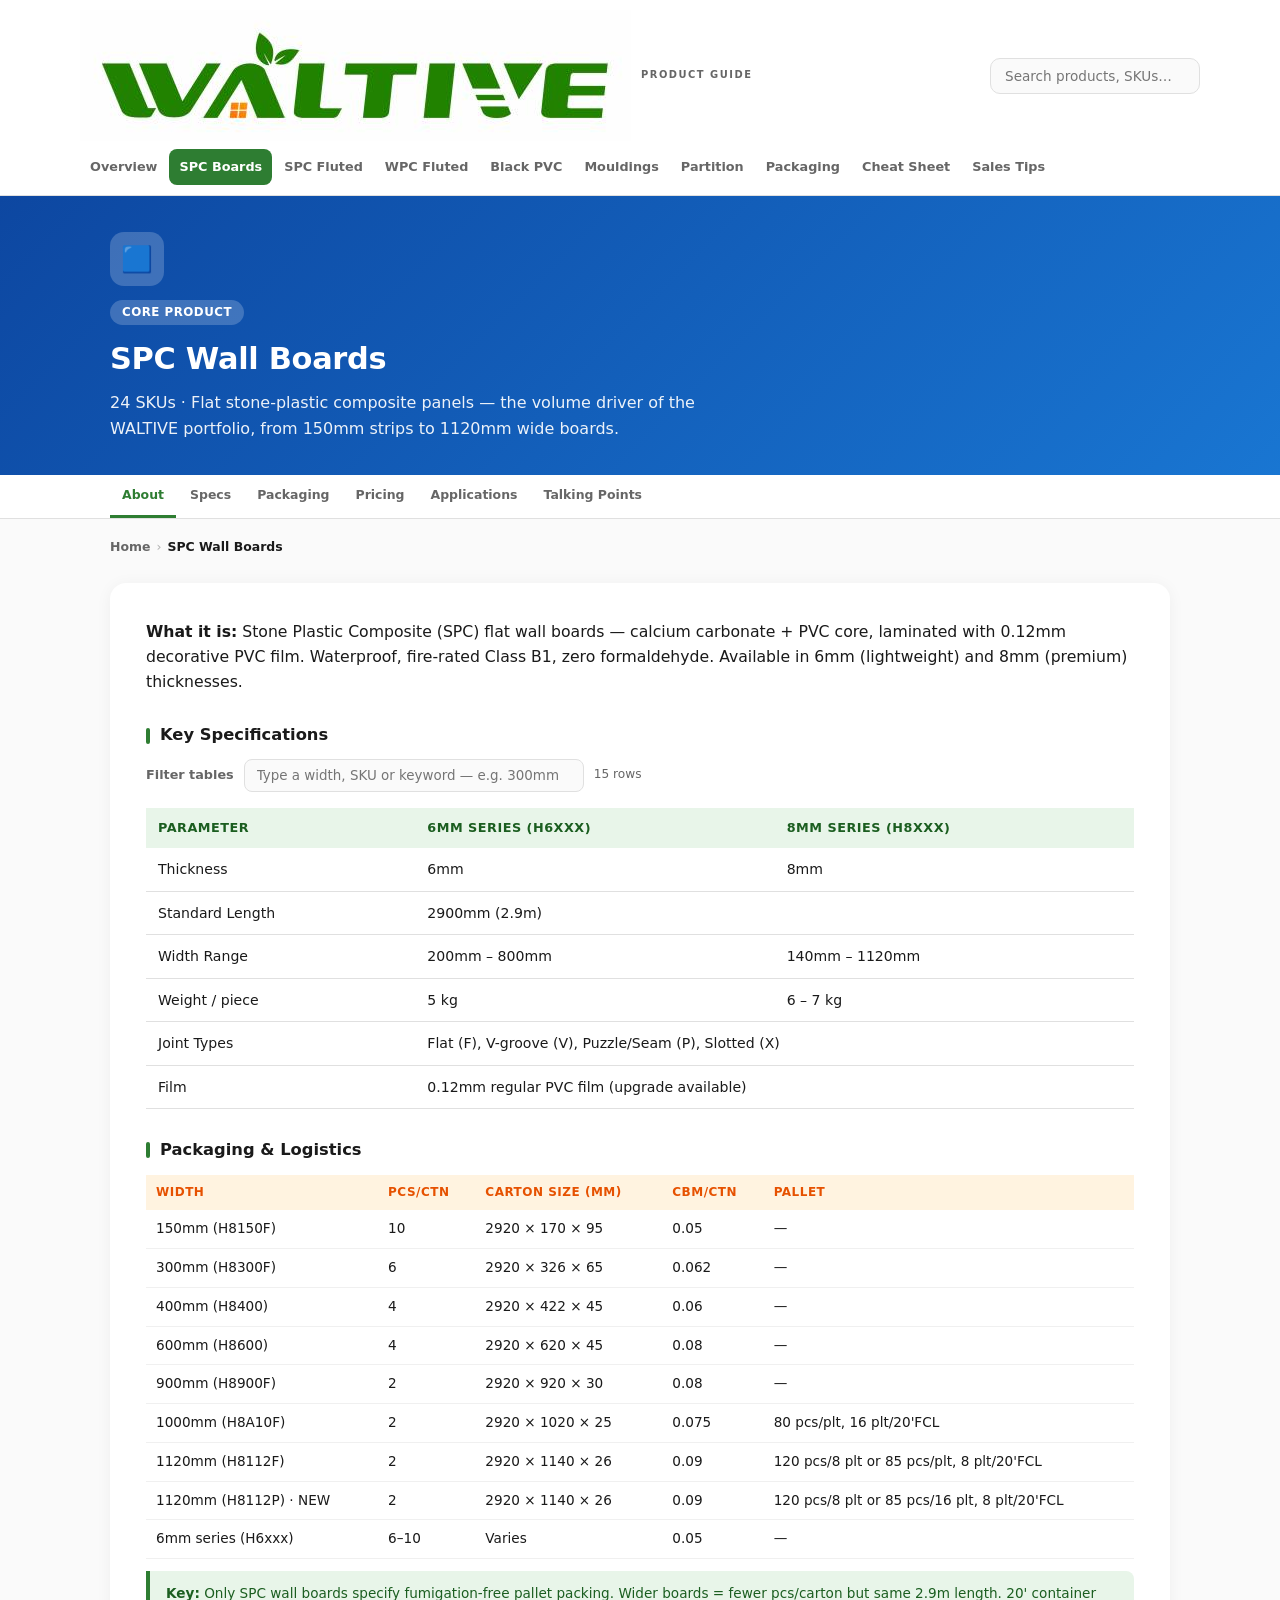
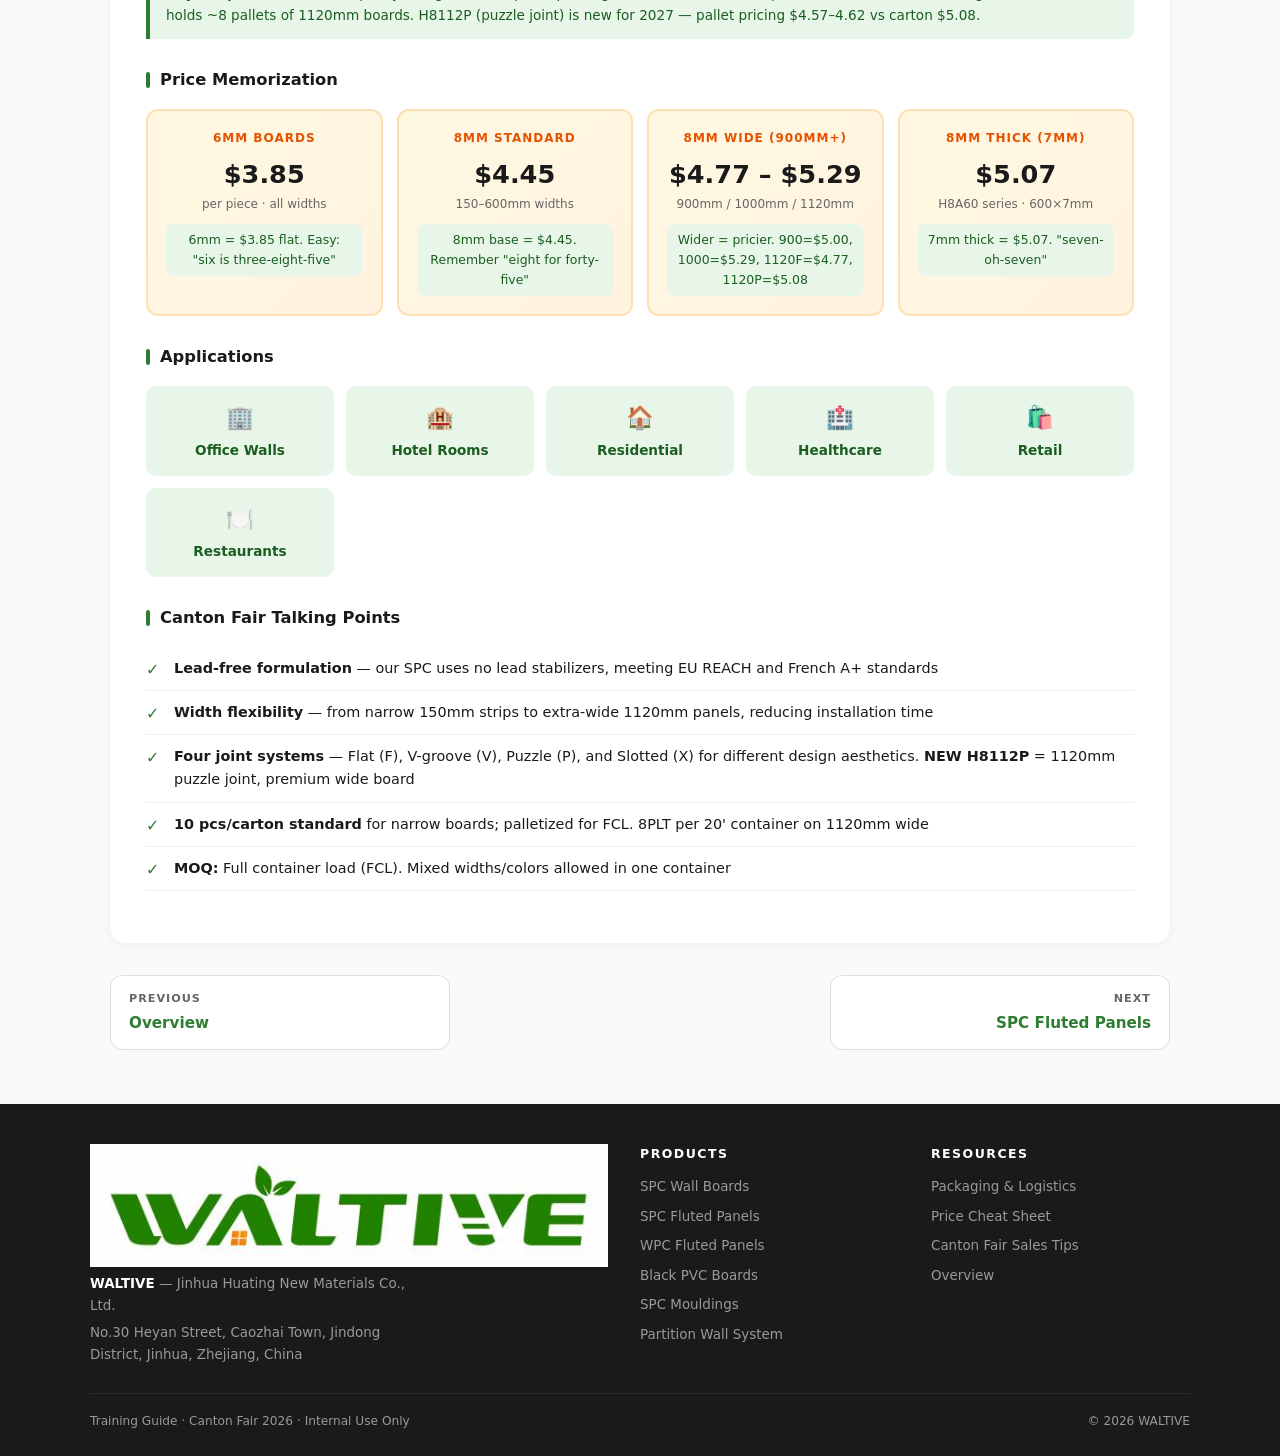
<file: spc-wall-boards.html>
<!DOCTYPE html>
<html lang="en">
<head>
  <meta charset="UTF-8">
  <meta name="viewport" content="width=device-width, initial-scale=1.0">
  <meta name="description" content="SPC wall boards: 24 SKUs, 6mm and 8mm stone-plastic composite panels, 150–1120mm widths, $3.85–$5.29 FOB Ningbo. Specs, packaging, price memory hooks and Canton Fair talking points.">
  <meta name="theme-color" content="#0d47a1">
  <title>SPC Wall Boards — WALTIVE Product Guide</title>
  <link rel="icon" type="image/svg+xml" href="assets/img/favicon.svg">
  <link rel="stylesheet" href="assets/css/styles.css">
</head>
<body data-page="spc-boards">

  <a class="skip-link" href="#main">Skip to main content</a>

  <!-- SITE HEADER -->
  <header class="site-header">
    <div class="header-inner">
      <a class="brand" href="index.html" aria-label="WALTIVE Product Guide — home">
        <img src="assets/img/waltive-logo.png" alt="WALTIVE" class="brand-logo">
        <span class="brand-text"><small>Product Guide</small></span>
      </a>
      <nav class="site-nav" id="site-nav" aria-label="Main navigation">
        <a href="index.html" data-nav="overview">Overview</a>
        <a href="spc-wall-boards.html" data-nav="spc-boards">SPC Boards</a>
        <a href="spc-fluted-panels.html" data-nav="spc-fluted">SPC Fluted</a>
        <a href="wpc-fluted-panels.html" data-nav="wpc-fluted">WPC Fluted</a>
        <a href="black-pvc-boards.html" data-nav="black-pvc">Black PVC</a>
        <a href="mouldings.html" data-nav="mouldings">Mouldings</a>
        <a href="partition-wall-system.html" data-nav="partition">Partition</a>
        <a href="packaging.html" data-nav="packaging">Packaging</a>
        <a href="cheat-sheet.html" data-nav="cheatsheet">Cheat Sheet</a>
        <a href="sales-tips.html" data-nav="salestips">Sales Tips</a>
      </nav>
      <div class="header-tools">
        <div class="global-search">
          <input type="search" id="site-search" placeholder="Search products, SKUs…" autocomplete="off" aria-label="Search the product guide">
          <div class="search-results" id="search-results" hidden></div>
        </div>
        <button class="nav-toggle" id="nav-toggle" aria-expanded="false" aria-controls="site-nav" aria-label="Toggle menu">
          <span class="bar"></span><span class="bar"></span><span class="bar"></span>
        </button>
      </div>
    </div>
  </header>

  <!-- PAGE HERO -->
  <div class="page-hero page-hero--spc">
    <div class="container">
      <div class="ph-icon" aria-hidden="true">🟦</div>
      <span class="ph-tag">Core Product</span>
      <h1>SPC Wall Boards</h1>
      <p class="ph-sub">24 SKUs · Flat stone-plastic composite panels — the volume driver of the WALTIVE portfolio, from 150mm strips to 1120mm wide boards.</p>
    </div>
  </div>

  <!-- SUB NAV -->
  <nav class="subnav" aria-label="Sections on this page">
    <div class="container">
      <a href="#about">About</a>
      <a href="#specs">Specs</a>
      <a href="#packaging">Packaging</a>
      <a href="#pricing">Pricing</a>
      <a href="#applications">Applications</a>
      <a href="#talking-points">Talking Points</a>
    </div>
  </nav>

  <!-- MAIN -->
  <main id="main" class="container">
    <nav class="breadcrumb" aria-label="Breadcrumb">
      <a href="index.html">Home</a><span class="sep">›</span><span class="current">SPC Wall Boards</span>
    </nav>

    <div class="cat-detail">
      <p class="cat-intro" id="about"><strong>What it is:</strong> Stone Plastic Composite (SPC) flat wall boards — calcium carbonate + PVC core, laminated with 0.12mm decorative PVC film. Waterproof, fire-rated Class B1, zero formaldehyde. Available in 6mm (lightweight) and 8mm (premium) thicknesses.</p>

      <h4 id="specs">Key Specifications</h4>
      <table class="spec-table">
        <thead>
          <tr><th scope="col">Parameter</th><th scope="col">6mm Series (H6xxx)</th><th scope="col">8mm Series (H8xxx)</th></tr>
        </thead>
        <tbody>
          <tr><td>Thickness</td><td>6mm</td><td>8mm</td></tr>
          <tr><td>Standard Length</td><td colspan="2">2900mm (2.9m)</td></tr>
          <tr><td>Width Range</td><td>200mm – 800mm</td><td>140mm – 1120mm</td></tr>
          <tr><td>Weight / piece</td><td>5 kg</td><td>6 – 7 kg</td></tr>
          <tr><td>Joint Types</td><td colspan="2">Flat (F), V-groove (V), Puzzle/Seam (P), Slotted (X)</td></tr>
          <tr><td>Film</td><td colspan="2">0.12mm regular PVC film (upgrade available)</td></tr>
        </tbody>
      </table>

      <h4 id="packaging">Packaging &amp; Logistics</h4>
      <table class="pack-table">
        <thead>
          <tr><th scope="col">Width</th><th scope="col">Pcs/Ctn</th><th scope="col">Carton Size (mm)</th><th scope="col">CBM/Ctn</th><th scope="col">Pallet</th></tr>
        </thead>
        <tbody>
          <tr><td>150mm (H8150F)</td><td>10</td><td>2920 × 170 × 95</td><td>0.05</td><td>—</td></tr>
          <tr><td>300mm (H8300F)</td><td>6</td><td>2920 × 326 × 65</td><td>0.062</td><td>—</td></tr>
          <tr><td>400mm (H8400)</td><td>4</td><td>2920 × 422 × 45</td><td>0.06</td><td>—</td></tr>
          <tr><td>600mm (H8600)</td><td>4</td><td>2920 × 620 × 45</td><td>0.08</td><td>—</td></tr>
          <tr><td>900mm (H8900F)</td><td>2</td><td>2920 × 920 × 30</td><td>0.08</td><td>—</td></tr>
          <tr><td>1000mm (H8A10F)</td><td>2</td><td>2920 × 1020 × 25</td><td>0.075</td><td>80 pcs/plt, 16 plt/20'FCL</td></tr>
          <tr><td>1120mm (H8112F)</td><td>2</td><td>2920 × 1140 × 26</td><td>0.09</td><td>120 pcs/8 plt or 85 pcs/plt, 8 plt/20'FCL</td></tr>
          <tr><td>1120mm (H8112P) · NEW</td><td>2</td><td>2920 × 1140 × 26</td><td>0.09</td><td>120 pcs/8 plt or 85 pcs/16 plt, 8 plt/20'FCL</td></tr>
          <tr><td>6mm series (H6xxx)</td><td>6–10</td><td>Varies</td><td>0.05</td><td>—</td></tr>
        </tbody>
      </table>
      <div class="pack-note"><strong>Key:</strong> Only SPC wall boards specify fumigation-free pallet packing. Wider boards = fewer pcs/carton but same 2.9m length. 20' container holds ~8 pallets of 1120mm boards. H8112P (puzzle joint) is new for 2027 — pallet pricing $4.57–4.62 vs carton $5.08.</div>

      <h4 id="pricing">Price Memorization</h4>
      <div class="price-grid">
        <div class="price-card">
          <div class="label">6mm Boards</div>
          <div class="value">$3.85</div>
          <div class="unit">per piece · all widths</div>
          <div class="hack">6mm = $3.85 flat. Easy: "six is three-eight-five"</div>
        </div>
        <div class="price-card">
          <div class="label">8mm Standard</div>
          <div class="value">$4.45</div>
          <div class="unit">150–600mm widths</div>
          <div class="hack">8mm base = $4.45. Remember "eight for forty-five"</div>
        </div>
        <div class="price-card">
          <div class="label">8mm Wide (900mm+)</div>
          <div class="value">$4.77 – $5.29</div>
          <div class="unit">900mm / 1000mm / 1120mm</div>
          <div class="hack">Wider = pricier. 900=$5.00, 1000=$5.29, 1120F=$4.77, 1120P=$5.08</div>
        </div>
        <div class="price-card">
          <div class="label">8mm Thick (7mm)</div>
          <div class="value">$5.07</div>
          <div class="unit">H8A60 series · 600×7mm</div>
          <div class="hack">7mm thick = $5.07. "seven-oh-seven"</div>
        </div>
      </div>

      <h4 id="applications">Applications</h4>
      <div class="app-grid">
        <div class="app-item"><span class="emoji">🏢</span>Office Walls</div>
        <div class="app-item"><span class="emoji">🏨</span>Hotel Rooms</div>
        <div class="app-item"><span class="emoji">🏠</span>Residential</div>
        <div class="app-item"><span class="emoji">🏥</span>Healthcare</div>
        <div class="app-item"><span class="emoji">🛍️</span>Retail</div>
        <div class="app-item"><span class="emoji">🍽️</span>Restaurants</div>
      </div>

      <h4 id="talking-points">Canton Fair Talking Points</h4>
      <ul class="talk-list">
        <li><strong>Lead-free formulation</strong> — our SPC uses no lead stabilizers, meeting EU REACH and French A+ standards</li>
        <li><strong>Width flexibility</strong> — from narrow 150mm strips to extra-wide 1120mm panels, reducing installation time</li>
        <li><strong>Four joint systems</strong> — Flat (F), V-groove (V), Puzzle (P), and Slotted (X) for different design aesthetics. <strong>NEW H8112P</strong> = 1120mm puzzle joint, premium wide board</li>
        <li><strong>10 pcs/carton standard</strong> for narrow boards; palletized for FCL. 8PLT per 20' container on 1120mm wide</li>
        <li><strong>MOQ:</strong> Full container load (FCL). Mixed widths/colors allowed in one container</li>
      </ul>
    </div>

    <!-- PAGINATION -->
    <nav class="pagination" aria-label="Category pages">
      <a href="index.html">
        <span class="pg-label">Previous</span>
        <span class="pg-title">Overview</span>
      </a>
      <span class="pg-spacer" aria-hidden="true"></span>
      <a class="next" href="spc-fluted-panels.html">
        <span class="pg-label">Next</span>
        <span class="pg-title">SPC Fluted Panels</span>
      </a>
    </nav>
  </main>

  <!-- FOOTER -->
  <footer class="site-footer">
    <div class="footer-grid">
      <div class="footer-brand">
        <img src="assets/img/waltive-logo.png" alt="WALTIVE" class="brand-logo">
        <p><strong>WALTIVE</strong> — Jinhua Huating New Materials Co., Ltd.</p>
        <p>No.30 Heyan Street, Caozhai Town, Jindong District, Jinhua, Zhejiang, China</p>
      </div>
      <div class="footer-col">
        <h4>Products</h4>
        <ul>
          <li><a href="spc-wall-boards.html">SPC Wall Boards</a></li>
          <li><a href="spc-fluted-panels.html">SPC Fluted Panels</a></li>
          <li><a href="wpc-fluted-panels.html">WPC Fluted Panels</a></li>
          <li><a href="black-pvc-boards.html">Black PVC Boards</a></li>
          <li><a href="mouldings.html">SPC Mouldings</a></li>
          <li><a href="partition-wall-system.html">Partition Wall System</a></li>
        </ul>
      </div>
      <div class="footer-col">
        <h4>Resources</h4>
        <ul>
          <li><a href="packaging.html">Packaging &amp; Logistics</a></li>
          <li><a href="cheat-sheet.html">Price Cheat Sheet</a></li>
          <li><a href="sales-tips.html">Canton Fair Sales Tips</a></li>
          <li><a href="index.html">Overview</a></li>
        </ul>
      </div>
    </div>
    <div class="footer-bottom">
      <span>Training Guide · Canton Fair 2026 · Internal Use Only</span>
      <span>© <span data-year>2026</span> WALTIVE</span>
    </div>
  </footer>

  <button class="back-to-top" aria-label="Back to top">↑</button>

  <script src="assets/js/search-data.js"></script>
  <script src="assets/js/main.js"></script>
</body>
</html>
</file>
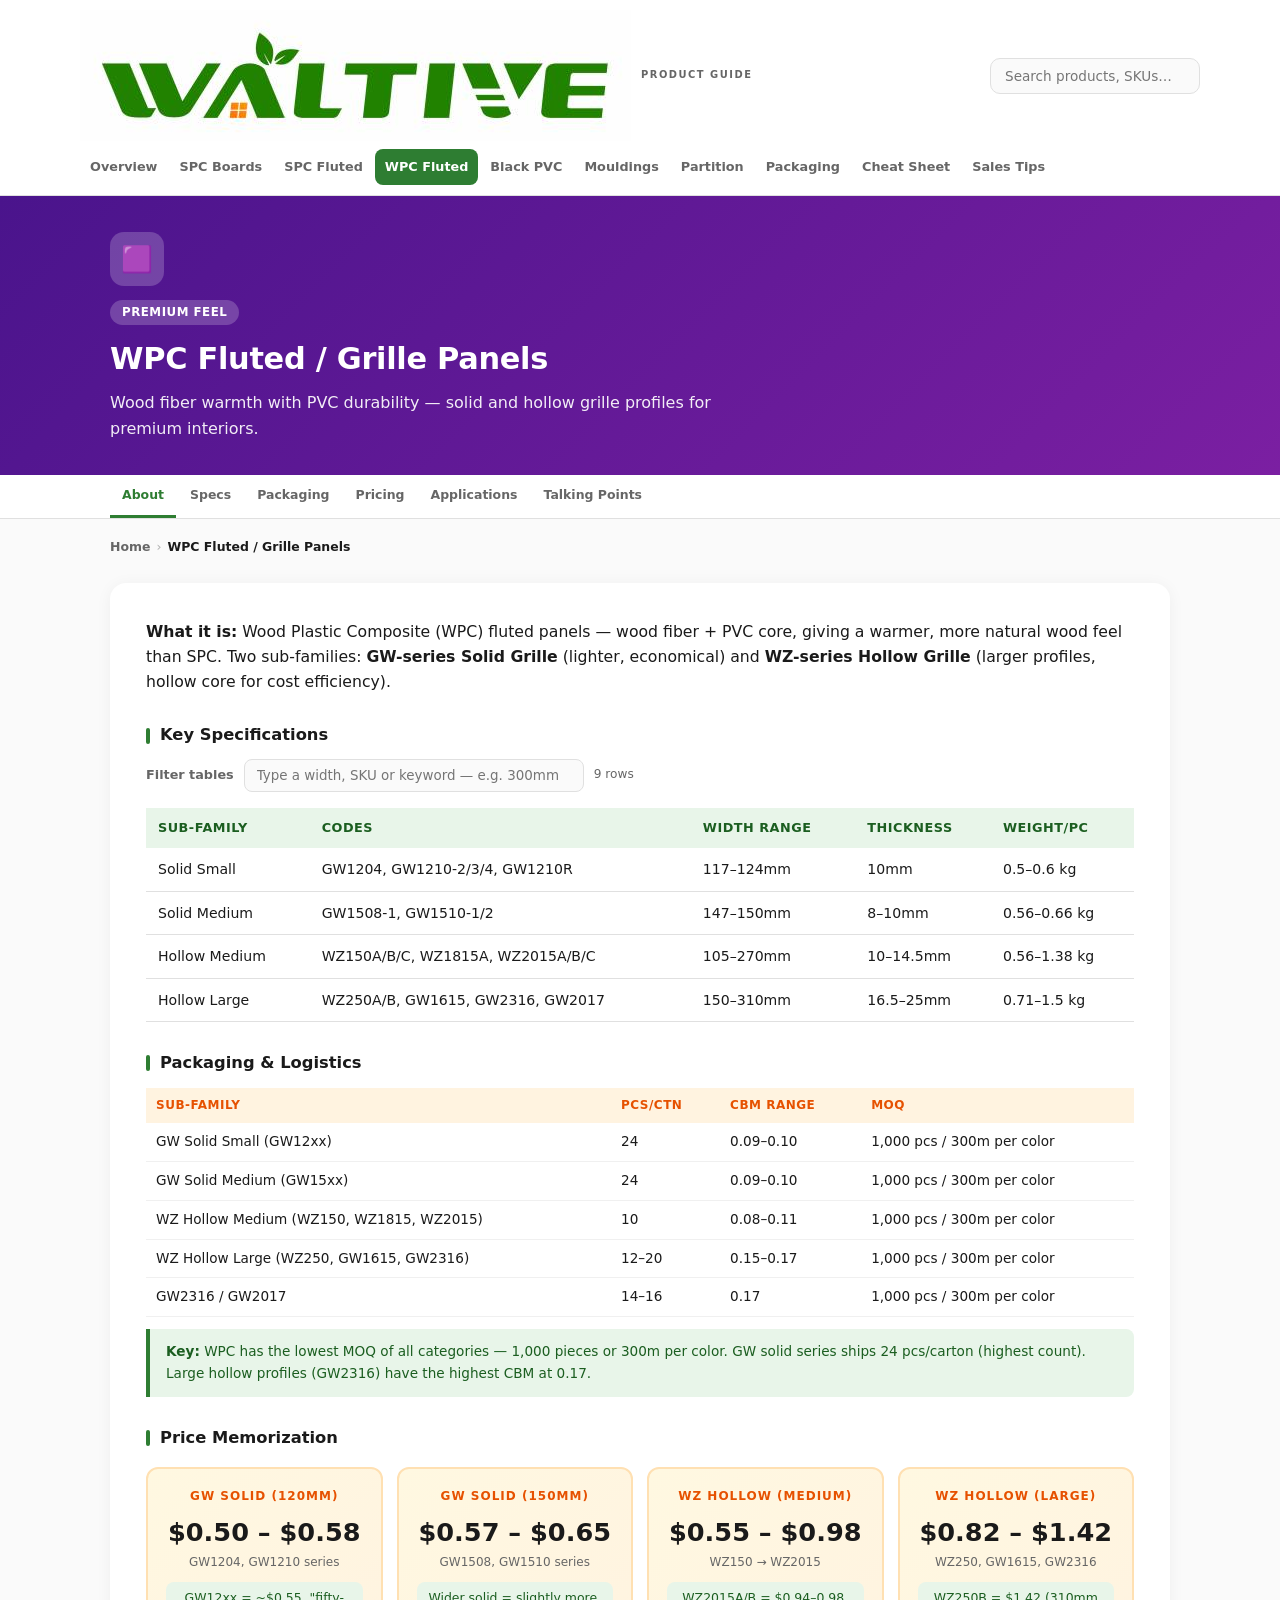
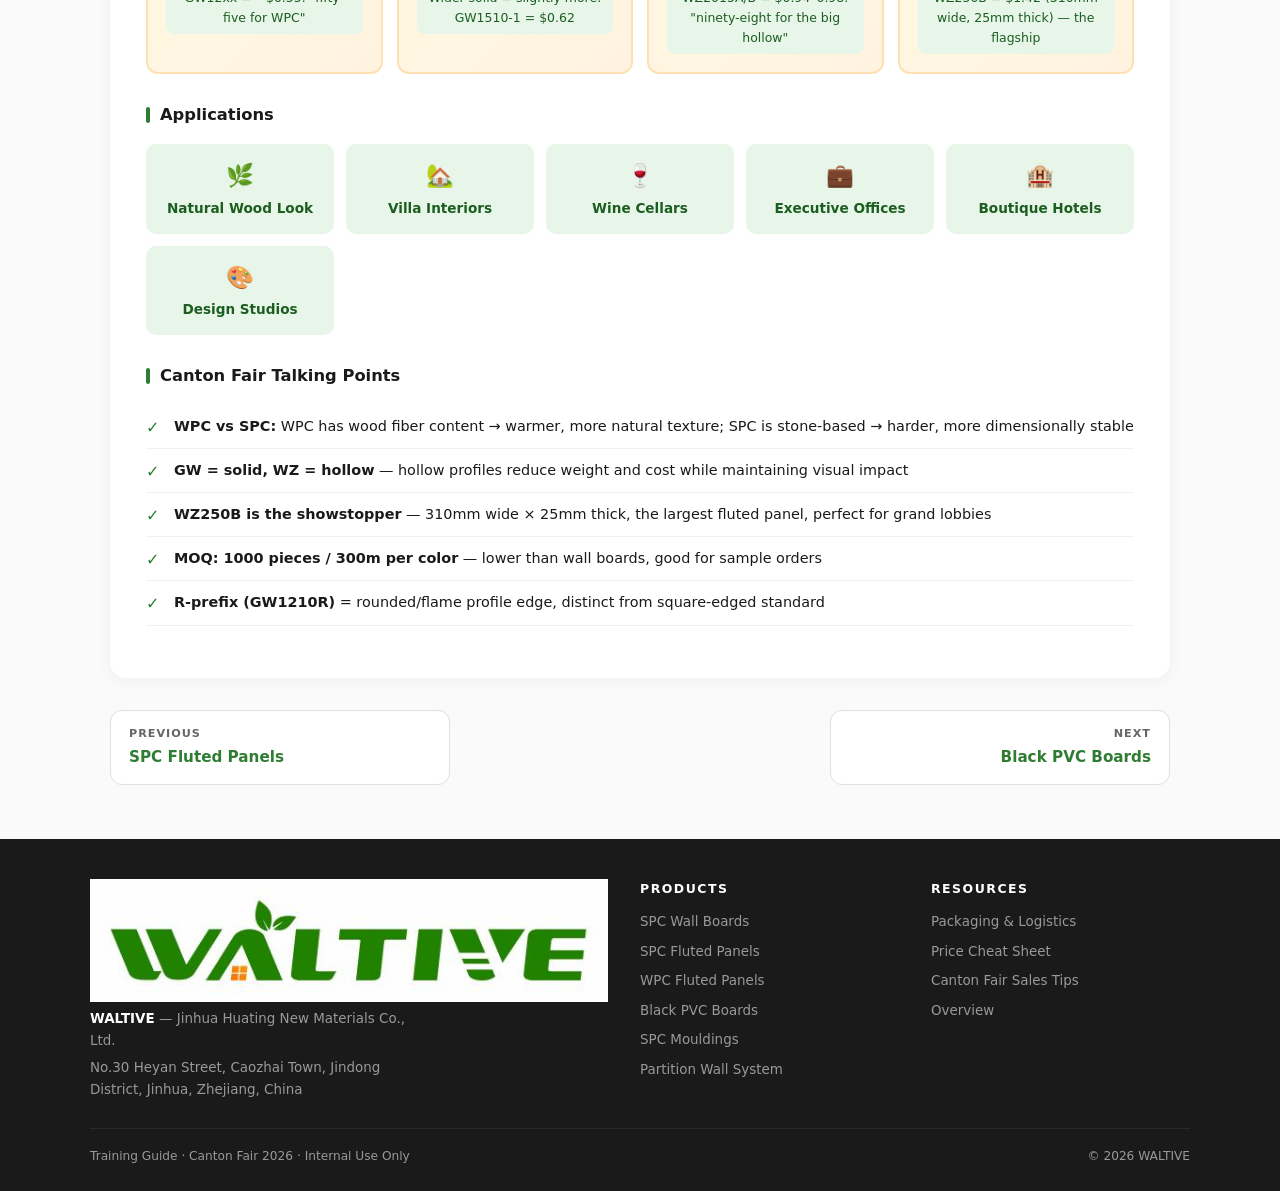
<file: wpc-fluted-panels.html>
<!DOCTYPE html>
<html lang="en">
<head>
  <meta charset="UTF-8">
  <meta name="viewport" content="width=device-width, initial-scale=1.0">
  <meta name="description" content="WPC fluted and grille panels: wood-plastic composite with natural wood feel, $0.50–$1.42 FOB Ningbo. GW solid and WZ hollow series with specs, packaging and talking points.">
  <meta name="theme-color" content="#4a148c">
  <title>WPC Fluted / Grille Panels — WALTIVE Product Guide</title>
  <link rel="icon" type="image/svg+xml" href="assets/img/favicon.svg">
  <link rel="stylesheet" href="assets/css/styles.css">
</head>
<body data-page="wpc-fluted">

  <a class="skip-link" href="#main">Skip to main content</a>

  <!-- SITE HEADER -->
  <header class="site-header">
    <div class="header-inner">
      <a class="brand" href="index.html" aria-label="WALTIVE Product Guide — home">
        <img src="assets/img/waltive-logo.png" alt="WALTIVE" class="brand-logo">
        <span class="brand-text"><small>Product Guide</small></span>
      </a>
      <nav class="site-nav" id="site-nav" aria-label="Main navigation">
        <a href="index.html" data-nav="overview">Overview</a>
        <a href="spc-wall-boards.html" data-nav="spc-boards">SPC Boards</a>
        <a href="spc-fluted-panels.html" data-nav="spc-fluted">SPC Fluted</a>
        <a href="wpc-fluted-panels.html" data-nav="wpc-fluted">WPC Fluted</a>
        <a href="black-pvc-boards.html" data-nav="black-pvc">Black PVC</a>
        <a href="mouldings.html" data-nav="mouldings">Mouldings</a>
        <a href="partition-wall-system.html" data-nav="partition">Partition</a>
        <a href="packaging.html" data-nav="packaging">Packaging</a>
        <a href="cheat-sheet.html" data-nav="cheatsheet">Cheat Sheet</a>
        <a href="sales-tips.html" data-nav="salestips">Sales Tips</a>
      </nav>
      <div class="header-tools">
        <div class="global-search">
          <input type="search" id="site-search" placeholder="Search products, SKUs…" autocomplete="off" aria-label="Search the product guide">
          <div class="search-results" id="search-results" hidden></div>
        </div>
        <button class="nav-toggle" id="nav-toggle" aria-expanded="false" aria-controls="site-nav" aria-label="Toggle menu">
          <span class="bar"></span><span class="bar"></span><span class="bar"></span>
        </button>
      </div>
    </div>
  </header>

  <!-- PAGE HERO -->
  <div class="page-hero page-hero--wpc">
    <div class="container">
      <div class="ph-icon" aria-hidden="true">🟪</div>
      <span class="ph-tag">Premium Feel</span>
      <h1>WPC Fluted / Grille Panels</h1>
      <p class="ph-sub">Wood fiber warmth with PVC durability — solid and hollow grille profiles for premium interiors.</p>
    </div>
  </div>

  <!-- SUB NAV -->
  <nav class="subnav" aria-label="Sections on this page">
    <div class="container">
      <a href="#about">About</a>
      <a href="#specs">Specs</a>
      <a href="#packaging">Packaging</a>
      <a href="#pricing">Pricing</a>
      <a href="#applications">Applications</a>
      <a href="#talking-points">Talking Points</a>
    </div>
  </nav>

  <!-- MAIN -->
  <main id="main" class="container">
    <nav class="breadcrumb" aria-label="Breadcrumb">
      <a href="index.html">Home</a><span class="sep">›</span><span class="current">WPC Fluted / Grille Panels</span>
    </nav>

    <div class="cat-detail">
      <p class="cat-intro" id="about"><strong>What it is:</strong> Wood Plastic Composite (WPC) fluted panels — wood fiber + PVC core, giving a warmer, more natural wood feel than SPC. Two sub-families: <strong>GW-series Solid Grille</strong> (lighter, economical) and <strong>WZ-series Hollow Grille</strong> (larger profiles, hollow core for cost efficiency).</p>

      <h4 id="specs">Key Specifications</h4>
      <table class="spec-table">
        <thead>
          <tr><th scope="col">Sub-family</th><th scope="col">Codes</th><th scope="col">Width Range</th><th scope="col">Thickness</th><th scope="col">Weight/pc</th></tr>
        </thead>
        <tbody>
          <tr><td>Solid Small</td><td>GW1204, GW1210-2/3/4, GW1210R</td><td>117–124mm</td><td>10mm</td><td>0.5–0.6 kg</td></tr>
          <tr><td>Solid Medium</td><td>GW1508-1, GW1510-1/2</td><td>147–150mm</td><td>8–10mm</td><td>0.56–0.66 kg</td></tr>
          <tr><td>Hollow Medium</td><td>WZ150A/B/C, WZ1815A, WZ2015A/B/C</td><td>105–270mm</td><td>10–14.5mm</td><td>0.56–1.38 kg</td></tr>
          <tr><td>Hollow Large</td><td>WZ250A/B, GW1615, GW2316, GW2017</td><td>150–310mm</td><td>16.5–25mm</td><td>0.71–1.5 kg</td></tr>
        </tbody>
      </table>

      <h4 id="packaging">Packaging &amp; Logistics</h4>
      <table class="pack-table">
        <thead>
          <tr><th scope="col">Sub-family</th><th scope="col">Pcs/Ctn</th><th scope="col">CBM Range</th><th scope="col">MOQ</th></tr>
        </thead>
        <tbody>
          <tr><td>GW Solid Small (GW12xx)</td><td>24</td><td>0.09–0.10</td><td>1,000 pcs / 300m per color</td></tr>
          <tr><td>GW Solid Medium (GW15xx)</td><td>24</td><td>0.09–0.10</td><td>1,000 pcs / 300m per color</td></tr>
          <tr><td>WZ Hollow Medium (WZ150, WZ1815, WZ2015)</td><td>10</td><td>0.08–0.11</td><td>1,000 pcs / 300m per color</td></tr>
          <tr><td>WZ Hollow Large (WZ250, GW1615, GW2316)</td><td>12–20</td><td>0.15–0.17</td><td>1,000 pcs / 300m per color</td></tr>
          <tr><td>GW2316 / GW2017</td><td>14–16</td><td>0.17</td><td>1,000 pcs / 300m per color</td></tr>
        </tbody>
      </table>
      <div class="pack-note"><strong>Key:</strong> WPC has the lowest MOQ of all categories — 1,000 pieces or 300m per color. GW solid series ships 24 pcs/carton (highest count). Large hollow profiles (GW2316) have the highest CBM at 0.17.</div>

      <h4 id="pricing">Price Memorization</h4>
      <div class="price-grid">
        <div class="price-card">
          <div class="label">GW Solid (120mm)</div>
          <div class="value">$0.50 – $0.58</div>
          <div class="unit">GW1204, GW1210 series</div>
          <div class="hack">GW12xx = ~$0.55. "fifty-five for WPC"</div>
        </div>
        <div class="price-card">
          <div class="label">GW Solid (150mm)</div>
          <div class="value">$0.57 – $0.65</div>
          <div class="unit">GW1508, GW1510 series</div>
          <div class="hack">Wider solid = slightly more. GW1510-1 = $0.62</div>
        </div>
        <div class="price-card">
          <div class="label">WZ Hollow (Medium)</div>
          <div class="value">$0.55 – $0.98</div>
          <div class="unit">WZ150 → WZ2015</div>
          <div class="hack">WZ2015A/B = $0.94–0.98. "ninety-eight for the big hollow"</div>
        </div>
        <div class="price-card">
          <div class="label">WZ Hollow (Large)</div>
          <div class="value">$0.82 – $1.42</div>
          <div class="unit">WZ250, GW1615, GW2316</div>
          <div class="hack">WZ250B = $1.42 (310mm wide, 25mm thick) — the flagship</div>
        </div>
      </div>

      <h4 id="applications">Applications</h4>
      <div class="app-grid">
        <div class="app-item"><span class="emoji">🌿</span>Natural Wood Look</div>
        <div class="app-item"><span class="emoji">🏡</span>Villa Interiors</div>
        <div class="app-item"><span class="emoji">🍷</span>Wine Cellars</div>
        <div class="app-item"><span class="emoji">💼</span>Executive Offices</div>
        <div class="app-item"><span class="emoji">🏨</span>Boutique Hotels</div>
        <div class="app-item"><span class="emoji">🎨</span>Design Studios</div>
      </div>

      <h4 id="talking-points">Canton Fair Talking Points</h4>
      <ul class="talk-list">
        <li><strong>WPC vs SPC:</strong> WPC has wood fiber content → warmer, more natural texture; SPC is stone-based → harder, more dimensionally stable</li>
        <li><strong>GW = solid, WZ = hollow</strong> — hollow profiles reduce weight and cost while maintaining visual impact</li>
        <li><strong>WZ250B is the showstopper</strong> — 310mm wide × 25mm thick, the largest fluted panel, perfect for grand lobbies</li>
        <li><strong>MOQ: 1000 pieces / 300m per color</strong> — lower than wall boards, good for sample orders</li>
        <li><strong>R-prefix (GW1210R)</strong> = rounded/flame profile edge, distinct from square-edged standard</li>
      </ul>
    </div>

    <!-- PAGINATION -->
    <nav class="pagination" aria-label="Category pages">
      <a href="spc-fluted-panels.html">
        <span class="pg-label">Previous</span>
        <span class="pg-title">SPC Fluted Panels</span>
      </a>
      <span class="pg-spacer" aria-hidden="true"></span>
      <a class="next" href="black-pvc-boards.html">
        <span class="pg-label">Next</span>
        <span class="pg-title">Black PVC Boards</span>
      </a>
    </nav>

  </main>

  <!-- FOOTER -->
  <footer class="site-footer">
    <div class="footer-grid">
      <div class="footer-brand">
        <img src="assets/img/waltive-logo.png" alt="WALTIVE" class="brand-logo">
        <p><strong>WALTIVE</strong> — Jinhua Huating New Materials Co., Ltd.</p>
        <p>No.30 Heyan Street, Caozhai Town, Jindong District, Jinhua, Zhejiang, China</p>
      </div>
      <div class="footer-col">
        <h4>Products</h4>
        <ul>
          <li><a href="spc-wall-boards.html">SPC Wall Boards</a></li>
          <li><a href="spc-fluted-panels.html">SPC Fluted Panels</a></li>
          <li><a href="wpc-fluted-panels.html">WPC Fluted Panels</a></li>
          <li><a href="black-pvc-boards.html">Black PVC Boards</a></li>
          <li><a href="mouldings.html">SPC Mouldings</a></li>
          <li><a href="partition-wall-system.html">Partition Wall System</a></li>
        </ul>
      </div>
      <div class="footer-col">
        <h4>Resources</h4>
        <ul>
          <li><a href="packaging.html">Packaging &amp; Logistics</a></li>
          <li><a href="cheat-sheet.html">Price Cheat Sheet</a></li>
          <li><a href="sales-tips.html">Canton Fair Sales Tips</a></li>
          <li><a href="index.html">Overview</a></li>
        </ul>
      </div>
    </div>
    <div class="footer-bottom">
      <span>Training Guide · Canton Fair 2026 · Internal Use Only</span>
      <span>© <span data-year>2026</span> WALTIVE</span>
    </div>
  </footer>

  <button class="back-to-top" aria-label="Back to top">↑</button>

  <script src="assets/js/search-data.js"></script>
  <script src="assets/js/main.js"></script>
</body>
</html>
</file>
<file: assets/css/styles.css>
/* ==========================================================================
   WALTIVE Product Training Guide — Global Stylesheet
   --------------------------------------------------------------------------
   Structure:
   01. Design tokens (CSS variables)
   02. Reset & base
   03. Accessibility helpers
   04. Site header (brand / nav / search / mobile menu)
   05. Global search dropdown
   06. Hero (home) & page hero (category pages)
   07. Breadcrumb & sub-navigation (in-page anchors)
   08. Layout (container / section / section head)
   09. Category cards (home)
   10. Category detail (content pages)
   11. Tables (specs / packaging) + table filter bar
   12. Price flashcards
   13. Applications grid
   14. Talking points
   15. Tips grid
   16. Cheat sheet
   17. Home extras (stat strip / resource cards)
   18. Pagination (prev / next page)
   19. Footer
   20. Back-to-top button
   21. Responsive breakpoints
   22. Print styles
   23. Motion preferences
   ========================================================================== */

/* 01. DESIGN TOKENS ======================================================= */
:root {
  /* Brand palette */
  --green:   #2e7d32;
  --green-d: #1b5e20;
  --green-l: #e8f5e9;
  --orange:  #e65100;
  --orange-l:#fff3e0;

  /* Neutrals */
  --ink:   #1a1a1a;
  --gray:  #666666;
  --line:  #e0e0e0;
  --bg:    #fafafa;
  --card:  #ffffff;

  /* Category colors */
  --spc:       #1565c0;
  --spc-l:     #e3f2fd;
  --wpc:       #6a1b9a;
  --wpc-l:     #f3e5f5;
  --black-pvc: #212121;
  --black-l:   #e0e0e0;
  --mould:     #ef6c00;
  --mould-l:   #fff3e0;
  --partition: #00695c;
  --partition-l:#e0f2f1;

  /* Layout & effects */
  --header-h: 116px; /* two-row header: brand+search / nav (measured) */
  --radius:   12px;
  --shadow-sm: 0 2px 12px rgba(0,0,0,.06);
  --shadow-md: 0 6px 20px rgba(0,0,0,.10);
  --focus-ring: 3px solid #1565c0;
}

/* 02. RESET & BASE ======================================================== */
* { margin: 0; padding: 0; box-sizing: border-box; }

body {
  font-family: 'Segoe UI', system-ui, -apple-system, 'Noto Sans', sans-serif;
  color: var(--ink);
  background: var(--bg);
  line-height: 1.6;
  -webkit-font-smoothing: antialiased;
}

a { color: var(--green); text-decoration: none; }
a:hover { text-decoration: underline; }

img, svg { max-width: 100%; display: block; }

table { border-collapse: collapse; }

/* 03. ACCESSIBILITY ======================================================= */
.skip-link {
  position: absolute;
  left: -9999px;
  top: 0;
  background: var(--green-d);
  color: #fff;
  padding: 10px 18px;
  border-radius: 0 0 8px 0;
  z-index: 999;
}
.skip-link:focus { left: 0; }

:focus-visible { outline: var(--focus-ring); outline-offset: 2px; }

.visually-hidden {
  position: absolute !important;
  width: 1px; height: 1px;
  overflow: hidden;
  clip: rect(0 0 0 0);
  white-space: nowrap;
}

/* 04. SITE HEADER ========================================================= */
.site-header {
  position: sticky;
  top: 0;
  z-index: 200;
  background: var(--card);
  border-bottom: 1px solid var(--line);
}

.header-inner {
  max-width: 1160px;
  margin: 0 auto;
  padding: 10px 20px;
  display: flex;
  flex-wrap: wrap;
  align-items: center;
  gap: 8px 18px;
}

.brand {
  display: flex;
  align-items: center;
  gap: 10px;
  font-weight: 800;
  color: var(--ink);
  font-size: 1.05rem;
  letter-spacing: .5px;
  white-space: nowrap;
}
.brand:hover { text-decoration: none; color: var(--green); }

.brand-mark {
  width: 34px;
  height: 34px;
  border-radius: 9px;
  background: linear-gradient(135deg, var(--green-d), var(--green));
  color: #fff;
  display: flex;
  align-items: center;
  justify-content: center;
  font-size: 1.05rem;
  font-weight: 800;
  flex-shrink: 0;
}

.brand-text small {
  display: block;
  font-size: .62rem;
  font-weight: 600;
  color: var(--gray);
  letter-spacing: 1.5px;
  text-transform: uppercase;
  line-height: 1.1;
}

/* Main navigation (own full-width row — never clipped, wraps if needed) */
.site-nav {
  order: 3;
  width: 100%;
  display: flex;
  flex-wrap: wrap;
  gap: 2px;
  row-gap: 4px;
}

.site-nav a {
  padding: 8px 10px;
  font-size: .8rem;
  font-weight: 600;
  color: var(--gray);
  border-radius: 8px;
  white-space: nowrap;
  transition: color .15s, background .15s;
}
.site-nav a:hover { color: var(--green); background: var(--green-l); text-decoration: none; }
.site-nav a.active {
  color: #fff;
  background: var(--green);
}

/* Header tools (search + burger) — right side of row 1 */
.header-tools {
  display: flex;
  align-items: center;
  gap: 10px;
  flex-shrink: 0;
  margin-left: auto;
}

/* Hamburger (hidden on desktop) */
.nav-toggle {
  display: none;
  flex-direction: column;
  justify-content: center;
  gap: 5px;
  width: 42px;
  height: 42px;
  padding: 10px;
  background: none;
  border: 1px solid var(--line);
  border-radius: 10px;
  cursor: pointer;
}
.nav-toggle .bar {
  height: 2.5px;
  width: 100%;
  background: var(--ink);
  border-radius: 2px;
  transition: transform .25s, opacity .2s;
}
.nav-toggle[aria-expanded="true"] .bar:nth-child(1) { transform: translateY(7.5px) rotate(45deg); }
.nav-toggle[aria-expanded="true"] .bar:nth-child(2) { opacity: 0; }
.nav-toggle[aria-expanded="true"] .bar:nth-child(3) { transform: translateY(-7.5px) rotate(-45deg); }

/* 05. GLOBAL SEARCH ======================================================= */
.global-search { position: relative; width: 210px; }

.global-search input[type="search"] {
  width: 100%;
  padding: 9px 14px;
  font-size: .85rem;
  font-family: inherit;
  color: var(--ink);
  background: var(--bg);
  border: 1px solid var(--line);
  border-radius: 10px;
  transition: border-color .2s, box-shadow .2s;
}
.global-search input[type="search"]:focus {
  outline: none;
  border-color: var(--green);
  box-shadow: 0 0 0 3px rgba(46,125,50,.15);
}

.search-results {
  position: absolute;
  top: calc(100% + 8px);
  right: 0;
  width: min(430px, 90vw);
  max-height: 60vh;
  overflow-y: auto;
  background: #fff;
  border: 1px solid var(--line);
  border-radius: 12px;
  box-shadow: var(--shadow-md);
  z-index: 300;
}
.search-results[hidden] { display: none; }

.search-result {
  display: block;
  padding: 10px 16px;
  border-bottom: 1px solid #f0f0f0;
  color: var(--ink);
  cursor: pointer;
}
.search-result:last-child { border-bottom: none; }
.search-result:hover, .search-result.selected {
  background: var(--green-l);
  text-decoration: none;
}
.search-result .sr-title { font-size: .88rem; font-weight: 700; }
.search-result .sr-title mark { background: #fff59d; padding: 0 2px; border-radius: 3px; }
.search-result .sr-meta {
  font-size: .74rem;
  color: var(--gray);
  display: flex;
  gap: 8px;
  flex-wrap: wrap;
  margin-top: 2px;
}
.search-result .sr-cat {
  color: var(--green);
  font-weight: 700;
}
.search-result .sr-price { color: var(--orange); font-weight: 600; }
.search-empty, .search-hint {
  padding: 12px 16px;
  font-size: .8rem;
  color: var(--gray);
}

/* 06. HERO ================================================================= */
/* Full hero — home page only */
.hero {
  background: linear-gradient(135deg, var(--green-d) 0%, var(--green) 60%, #388e3c 100%);
  color: #fff;
  padding: 64px 20px 56px;
  text-align: center;
}
.hero h1 { font-size: 2.4rem; font-weight: 800; letter-spacing: -.5px; margin-bottom: 8px; }
.hero .sub { font-size: 1.15rem; opacity: .92; max-width: 700px; margin: 0 auto 24px; }
.hero .meta {
  display: flex;
  gap: 24px;
  justify-content: center;
  flex-wrap: wrap;
  font-size: .9rem;
  opacity: .85;
}
.hero .meta span { display: flex; align-items: center; gap: 6px; }
.hero .badge {
  display: inline-block;
  background: rgba(255,255,255,.18);
  padding: 4px 14px;
  border-radius: 20px;
  font-size: .8rem;
  font-weight: 600;
  margin-top: 16px;
}
.hero .hero-cta {
  margin-top: 26px;
  display: flex;
  gap: 14px;
  justify-content: center;
  flex-wrap: wrap;
}
.hero .hero-cta a {
  display: inline-block;
  padding: 11px 26px;
  border-radius: 26px;
  font-weight: 700;
  font-size: .92rem;
  transition: transform .15s, box-shadow .15s, background .15s;
}
.hero .hero-cta a:hover { text-decoration: none; transform: translateY(-2px); }
.hero .hero-cta .cta-primary { background: #fff; color: var(--green-d); box-shadow: 0 4px 14px rgba(0,0,0,.2); }
.hero .hero-cta .cta-primary:hover { background: var(--green-l); }
.hero .hero-cta .cta-ghost {
  background: rgba(255,255,255,.14);
  color: #fff;
  border: 1px solid rgba(255,255,255,.45);
}
.hero .hero-cta .cta-ghost:hover { background: rgba(255,255,255,.24); }

/* Page hero — every content page */
.page-hero {
  color: #fff;
  padding: 36px 20px 34px;
}
.page-hero .container { max-width: 1100px; }
.page-hero .ph-icon {
  width: 54px;
  height: 54px;
  border-radius: 14px;
  background: rgba(255,255,255,.2);
  display: flex;
  align-items: center;
  justify-content: center;
  font-size: 1.6rem;
  margin-bottom: 12px;
}
.page-hero h1 { font-size: 1.9rem; font-weight: 800; letter-spacing: -.3px; }
.page-hero .ph-sub { font-size: 1rem; opacity: .92; max-width: 640px; margin-top: 6px; }
.page-hero .ph-tag {
  display: inline-block;
  background: rgba(255,255,255,.2);
  padding: 3px 12px;
  border-radius: 14px;
  font-size: .74rem;
  font-weight: 700;
  letter-spacing: .5px;
  text-transform: uppercase;
  margin-bottom: 10px;
}

/* Page hero color variants */
.page-hero--spc       { background: linear-gradient(135deg, #0d47a1, #1976d2); }
.page-hero--wpc       { background: linear-gradient(135deg, #4a148c, #7b1fa2); }
.page-hero--black     { background: linear-gradient(135deg, #000, #424242); }
.page-hero--mould     { background: linear-gradient(135deg, #bf360c, #ef6c00); }
.page-hero--partition { background: linear-gradient(135deg, #004d40, #00796b); }
.page-hero--green     { background: linear-gradient(135deg, var(--green-d), var(--green)); }
.page-hero--orange    { background: linear-gradient(135deg, #bf360c, #e65100); }
.page-hero--ink       { background: linear-gradient(135deg, #111, #37474f); }

/* 07. BREADCRUMB & SUBNAV ================================================== */
.breadcrumb {
  display: flex;
  gap: 6px;
  align-items: center;
  font-size: .78rem;
  color: var(--gray);
  margin: 18px 0 4px;
  flex-wrap: wrap;
}
.breadcrumb a { color: var(--gray); font-weight: 600; }
.breadcrumb a:hover { color: var(--green); }
.breadcrumb .sep { opacity: .5; }
.breadcrumb .current { color: var(--ink); font-weight: 700; }

.subnav {
  position: sticky;
  top: var(--header-h);
  z-index: 100;
  background: var(--card);
  border-bottom: 1px solid var(--line);
}
.subnav .container {
  max-width: 1100px;
  padding: 0 20px;
  display: flex;
  gap: 2px;
  overflow-x: auto;
  scrollbar-width: none;
}
.subnav .container::-webkit-scrollbar { display: none; }
.subnav a {
  padding: 10px 12px;
  font-size: .78rem;
  font-weight: 600;
  color: var(--gray);
  border-bottom: 3px solid transparent;
  white-space: nowrap;
  transition: color .15s, border-color .15s;
}
.subnav a:hover { color: var(--green); text-decoration: none; }
.subnav a.active { color: var(--green); border-bottom-color: var(--green); }

/* 08. LAYOUT =============================================================== */
.container { max-width: 1100px; margin: 0 auto; padding: 0 20px; }

main.container { padding-top: 0; padding-bottom: 24px; }

section { padding: 40px 0; }

.section-head { margin-bottom: 28px; }
.section-head .eyebrow {
  font-size: .78rem;
  font-weight: 700;
  letter-spacing: 2px;
  text-transform: uppercase;
  color: var(--green);
  margin-bottom: 6px;
}
.section-head h2 { font-size: 1.8rem; font-weight: 800; }
.section-head p { color: var(--gray); margin-top: 6px; max-width: 650px; }

/* 09. CATEGORY CARDS (HOME) ================================================ */
.cat-grid {
  display: grid;
  grid-template-columns: repeat(auto-fit, minmax(300px, 1fr));
  gap: 20px;
  margin-top: 24px;
}

.cat-card {
  display: block;
  background: var(--card);
  border-radius: var(--radius);
  padding: 24px;
  box-shadow: var(--shadow-sm);
  border-left: 5px solid var(--green);
  color: var(--ink);
  transition: transform .2s, box-shadow .2s;
}
.cat-card:hover {
  transform: translateY(-3px);
  box-shadow: var(--shadow-md);
  text-decoration: none;
}
.cat-card .icon { font-size: 2rem; margin-bottom: 10px; }
.cat-card h3 { font-size: 1.15rem; font-weight: 700; margin-bottom: 6px; }
.cat-card .sku-count { font-size: .8rem; color: var(--green); font-weight: 600; margin-bottom: 8px; }
.cat-card p { font-size: .88rem; color: var(--gray); margin-bottom: 12px; }
.cat-card .price-range { font-size: 1.3rem; font-weight: 800; color: var(--orange); }
.cat-card .price-range small {
  font-size: .75rem;
  font-weight: 400;
  color: var(--gray);
  display: block;
}
.cat-card .card-cta {
  display: inline-block;
  margin-top: 14px;
  font-size: .82rem;
  font-weight: 700;
  color: var(--green);
}
.cat-card .card-cta::after { content: " →"; transition: margin-left .15s; }
.cat-card:hover .card-cta::after { margin-left: 5px; }

/* Card accent variants */
.cat-card--spc       { border-left-color: var(--spc); }
.cat-card--wpc       { border-left-color: var(--wpc); }
.cat-card--black     { border-left-color: var(--black-pvc); }
.cat-card--mould     { border-left-color: var(--mould); }
.cat-card--partition { border-left-color: var(--partition); }

.cat-card .new-flag {
  font-size: .7rem;
  background: var(--orange);
  color: #fff;
  padding: 2px 8px;
  border-radius: 8px;
  margin-left: 6px;
  vertical-align: middle;
}

/* 10. CATEGORY DETAIL (CONTENT PAGES) ====================================== */
.cat-detail {
  background: var(--card);
  border-radius: 16px;
  padding: 36px;
  margin: 26px 0 32px;
  box-shadow: 0 2px 16px rgba(0,0,0,.05);
}

.cat-detail .cat-header {
  display: flex;
  align-items: center;
  gap: 16px;
  margin-bottom: 24px;
  padding-bottom: 20px;
  border-bottom: 2px solid var(--line);
}
.cat-detail .cat-icon {
  width: 56px;
  height: 56px;
  border-radius: 14px;
  display: flex;
  align-items: center;
  justify-content: center;
  font-size: 1.6rem;
  color: #fff;
  flex-shrink: 0;
}
.cat-detail h2 { font-size: 1.5rem; font-weight: 800; }
.cat-detail h1 { font-size: 1.5rem; font-weight: 800; }

.cat-tag {
  font-size: .78rem;
  font-weight: 600;
  padding: 3px 10px;
  border-radius: 12px;
  margin-left: 8px;
  white-space: nowrap;
}

/* Icon & tag color variants */
.cat-icon--spc       { background: var(--spc); }
.cat-icon--wpc       { background: var(--wpc); }
.cat-icon--black     { background: var(--black-pvc); }
.cat-icon--mould     { background: var(--mould); }
.cat-icon--partition { background: var(--partition); }
.cat-icon--green     { background: var(--green); }
.cat-icon--orange    { background: var(--orange); }

.cat-tag--spc       { background: var(--spc-l); color: var(--spc); }
.cat-tag--wpc       { background: var(--wpc-l); color: var(--wpc); }
.cat-tag--black     { background: var(--black-l); color: var(--black-pvc); }
.cat-tag--mould     { background: var(--mould-l); color: var(--mould); }
.cat-tag--partition { background: var(--partition-l); color: var(--partition); }
.cat-tag--green     { background: var(--green-l); color: var(--green); }

.cat-intro { font-size: .98rem; }

/* In-page section headings (replaces old inline styles) */
.cat-detail h4 {
  margin: 28px 0 10px;
  font-size: 1.02rem;
  font-weight: 700;
  display: flex;
  align-items: center;
  gap: 10px;
}
.cat-detail h4::before {
  content: "";
  width: 4px;
  height: 16px;
  background: var(--green);
  border-radius: 2px;
  flex-shrink: 0;
}
/* Keep anchored headings clear of the sticky bars */
.cat-detail h4, .cat-intro { scroll-margin-top: calc(var(--header-h) + 64px); }

/* 11. TABLES ================================================================ */
.spec-table { width: 100%; border-collapse: collapse; margin: 16px 0; font-size: .88rem; }
.spec-table th {
  background: var(--green-l);
  color: var(--green-d);
  text-align: left;
  padding: 10px 12px;
  font-weight: 700;
  font-size: .8rem;
  text-transform: uppercase;
  letter-spacing: .5px;
}
.spec-table td { padding: 10px 12px; border-bottom: 1px solid var(--line); }
.spec-table tr:hover td { background: #f9f9f9; }
.spec-table .highlight { font-weight: 700; color: var(--orange); }
.spec-table td.row-hidden, .pack-table td.row-hidden { display: none; }

/* Packaging tables */
.pack-table { width: 100%; border-collapse: collapse; margin: 12px 0; font-size: .85rem; }
.pack-table th {
  background: var(--orange-l);
  color: var(--orange);
  text-align: left;
  padding: 8px 10px;
  font-weight: 700;
  font-size: .75rem;
  text-transform: uppercase;
  letter-spacing: .5px;
}
.pack-table td { padding: 8px 10px; border-bottom: 1px solid #f0f0f0; }
.pack-table tr:hover td { background: #fffaf0; }

.pack-note {
  background: var(--green-l);
  border-left: 4px solid var(--green);
  padding: 12px 16px;
  border-radius: 0 8px 8px 0;
  margin: 12px 0;
  font-size: .85rem;
  color: var(--green-d);
}
.pack-note strong { color: var(--green-d); }

/* Table filter bar (injected by main.js) */
.table-filter {
  display: flex;
  align-items: center;
  gap: 10px;
  margin: 4px 0 14px;
  flex-wrap: wrap;
}
.table-filter label { font-size: .8rem; font-weight: 700; color: var(--gray); }
.table-filter input[type="search"] {
  flex: 1;
  min-width: 180px;
  max-width: 340px;
  padding: 8px 12px;
  font-size: .84rem;
  font-family: inherit;
  border: 1px solid var(--line);
  border-radius: 8px;
  background: var(--bg);
}
.table-filter input[type="search"]:focus {
  outline: none;
  border-color: var(--green);
  box-shadow: 0 0 0 3px rgba(46,125,50,.12);
}
.table-filter .filter-count { font-size: .76rem; color: var(--gray); }
.table-filter .filter-clear {
  border: none;
  background: var(--green-l);
  color: var(--green-d);
  font-size: .76rem;
  font-weight: 700;
  padding: 6px 12px;
  border-radius: 16px;
  cursor: pointer;
}
.table-filter .filter-clear:hover { background: var(--green); color: #fff; }

/* 12. PRICE FLASHCARDS ======================================================= */
.price-grid {
  display: grid;
  grid-template-columns: repeat(auto-fit, minmax(200px, 1fr));
  gap: 14px;
  margin: 16px 0;
}
.price-card {
  background: linear-gradient(135deg, #fff8e1, #fff3e0);
  border: 2px solid #ffe0b2;
  border-radius: var(--radius);
  padding: 18px;
  text-align: center;
  position: relative;
  overflow: hidden;
}
.price-card .label {
  font-size: .75rem;
  font-weight: 700;
  text-transform: uppercase;
  letter-spacing: 1px;
  color: var(--orange);
  margin-bottom: 6px;
}
.price-card .value { font-size: 1.6rem; font-weight: 800; color: var(--ink); }
.price-card .unit { font-size: .75rem; color: var(--gray); }
.price-card .hack {
  font-size: .78rem;
  color: var(--green-d);
  background: var(--green-l);
  padding: 6px 10px;
  border-radius: 8px;
  margin-top: 10px;
  font-weight: 500;
}

/* 13. APPLICATIONS GRID ======================================================= */
.app-grid {
  display: grid;
  grid-template-columns: repeat(auto-fit, minmax(160px, 1fr));
  gap: 12px;
  margin: 16px 0;
}
.app-item {
  background: var(--green-l);
  border-radius: 10px;
  padding: 14px;
  text-align: center;
  font-size: .85rem;
  font-weight: 600;
  color: var(--green-d);
}
.app-item .emoji { font-size: 1.4rem; display: block; margin-bottom: 4px; }

/* 14. TALKING POINTS ========================================================== */
.talk-list { list-style: none; margin: 16px 0; }
.talk-list li {
  padding: 10px 0 10px 28px;
  position: relative;
  font-size: .9rem;
  border-bottom: 1px solid #f0f0f0;
}
.talk-list li::before {
  content: "✓";
  position: absolute;
  left: 0;
  color: var(--green);
  font-weight: 800;
  font-size: 1rem;
}
.talk-list li strong { color: var(--ink); }

/* 15. TIPS GRID ================================================================ */
.tips-grid {
  display: grid;
  grid-template-columns: repeat(auto-fit, minmax(280px, 1fr));
  gap: 16px;
}
.tip-card {
  background: var(--card);
  border-radius: var(--radius);
  padding: 22px;
  box-shadow: 0 2px 10px rgba(0,0,0,.05);
}
.tip-card .num {
  width: 36px;
  height: 36px;
  background: var(--green);
  color: #fff;
  border-radius: 50%;
  display: flex;
  align-items: center;
  justify-content: center;
  font-weight: 800;
  font-size: 1rem;
  margin-bottom: 12px;
}
.tip-card .num--orange { background: var(--orange); }
.tip-card h3 { font-size: 1rem; font-weight: 700; margin-bottom: 8px; }
.tip-card p { font-size: .85rem; color: var(--gray); }

/* 16. CHEAT SHEET =============================================================== */
.cheat {
  background: var(--ink);
  color: #fff;
  border-radius: 16px;
  padding: 32px;
  margin: 26px 0 32px;
}
.cheat h2 { color: #fff; font-size: 1.3rem; margin-bottom: 16px; }
.cheat table { width: 100%; border-collapse: collapse; font-size: .85rem; }
.cheat th {
  color: #a5d6a7;
  text-align: left;
  padding: 8px 10px;
  border-bottom: 1px solid #333;
  font-size: .75rem;
  text-transform: uppercase;
  letter-spacing: 1px;
}
.cheat td { padding: 8px 10px; border-bottom: 1px solid #2a2a2a; }
.cheat td.price { color: #ffb74d; font-weight: 700; }
.cheat .memo { color: #81c784; font-size: .78rem; font-style: italic; }
.cheat .cheat-note { margin-top: 16px; font-size: .78rem; color: #888; }
.cheat .cheat-links { margin-top: 20px; display: flex; flex-wrap: wrap; gap: 10px; }
.cheat .cheat-links a {
  font-size: .78rem;
  font-weight: 700;
  color: #a5d6a7;
  background: #2a2a2a;
  padding: 7px 14px;
  border-radius: 18px;
}
.cheat .cheat-links a:hover { background: var(--green); color: #fff; text-decoration: none; }

/* 17. HOME EXTRAS ================================================================ */
.stat-strip {
  display: grid;
  grid-template-columns: repeat(auto-fit, minmax(150px, 1fr));
  gap: 14px;
  margin: 28px 0 8px;
}
.stat {
  background: var(--card);
  border-radius: var(--radius);
  box-shadow: var(--shadow-sm);
  padding: 18px;
  text-align: center;
}
.stat strong { display: block; font-size: 1.6rem; font-weight: 800; color: var(--green); }
.stat span { font-size: .78rem; color: var(--gray); font-weight: 600; }

.resource-grid {
  display: grid;
  grid-template-columns: repeat(auto-fit, minmax(260px, 1fr));
  gap: 20px;
  margin-top: 24px;
}
.resource-card {
  display: block;
  background: var(--card);
  border-radius: var(--radius);
  box-shadow: var(--shadow-sm);
  padding: 26px;
  color: var(--ink);
  border-top: 4px solid var(--orange);
  transition: transform .2s, box-shadow .2s;
}
.resource-card:hover { transform: translateY(-3px); box-shadow: var(--shadow-md); text-decoration: none; }
.resource-card .res-icon { font-size: 1.9rem; margin-bottom: 10px; }
.resource-card h3 { font-size: 1.1rem; font-weight: 700; margin-bottom: 6px; }
.resource-card p { font-size: .87rem; color: var(--gray); }
.resource-card .card-cta {
  display: inline-block;
  margin-top: 12px;
  font-size: .82rem;
  font-weight: 700;
  color: var(--orange);
}
.resource-card .card-cta::after { content: " →"; }
.resource-card--green { border-top-color: var(--green); }
.resource-card--green .card-cta { color: var(--green); }

/* 18. PAGINATION ================================================================== */
.pagination {
  display: flex;
  justify-content: space-between;
  gap: 14px;
  margin: 8px 0 30px;
}
.pagination a {
  flex: 1;
  max-width: 340px;
  background: var(--card);
  border: 1px solid var(--line);
  border-radius: var(--radius);
  padding: 14px 18px;
  color: var(--ink);
  transition: border-color .2s, box-shadow .2s;
}
.pagination a:hover { text-decoration: none; border-color: var(--green); box-shadow: var(--shadow-sm); }
.pagination a .pg-label {
  display: block;
  font-size: .7rem;
  font-weight: 700;
  text-transform: uppercase;
  letter-spacing: 1px;
  color: var(--gray);
  margin-bottom: 2px;
}
.pagination a .pg-title { font-size: .95rem; font-weight: 700; color: var(--green); }
.pagination a.next { text-align: right; }
.pagination .pg-spacer { flex: 1; }

/* 19. FOOTER ======================================================================= */
.site-footer {
  background: var(--ink);
  color: #999;
  padding: 40px 20px 24px;
  font-size: .84rem;
}
.footer-grid {
  max-width: 1100px;
  margin: 0 auto;
  display: grid;
  grid-template-columns: 2fr 1fr 1fr;
  gap: 32px;
}
.footer-grid strong { color: #fff; }
.footer-brand .brand-mark { margin-bottom: 10px; }
.footer-brand p { margin-top: 6px; max-width: 340px; }
.footer-col h4 {
  color: #fff;
  font-size: .78rem;
  text-transform: uppercase;
  letter-spacing: 1.5px;
  margin-bottom: 12px;
}
.footer-col ul { list-style: none; }
.footer-col li { margin-bottom: 8px; }
.footer-col a { color: #999; }
.footer-col a:hover { color: #a5d6a7; }
.footer-bottom {
  max-width: 1100px;
  margin: 28px auto 0;
  padding-top: 18px;
  border-top: 1px solid #2a2a2a;
  display: flex;
  justify-content: space-between;
  gap: 12px;
  flex-wrap: wrap;
  font-size: .76rem;
}

/* 20. BACK-TO-TOP ===================================================================== */
.back-to-top {
  position: fixed;
  right: 22px;
  bottom: 22px;
  width: 44px;
  height: 44px;
  border-radius: 50%;
  border: none;
  background: var(--green);
  color: #fff;
  font-size: 1.15rem;
  cursor: pointer;
  box-shadow: var(--shadow-md);
  opacity: 0;
  visibility: hidden;
  transform: translateY(10px);
  transition: opacity .25s, transform .25s, visibility .25s;
  z-index: 150;
}
.back-to-top.visible { opacity: 1; visibility: visible; transform: translateY(0); }
.back-to-top:hover { background: var(--green-d); }

/* Search-hidden helper (kept for table row filtering) */
.row-hidden { display: none !important; }

/* 21. RESPONSIVE ====================================================================== */
/* Narrow desktops: the nav row wraps to two item lines (container < 975px),
   so the header is taller — keep --header-h in sync for sticky offsets. */
@media (max-width: 1023px) {
  :root { --header-h: 148px; }
}

@media (max-width: 899px) {
  :root { --header-h: 106px; }

  .header-inner {
    flex-wrap: wrap;
    padding-top: 10px;
    padding-bottom: 10px;
    gap: 10px;
  }
  .brand { flex: 1; }
  .header-tools { order: 3; width: 100%; }
  .global-search { width: 100%; }

  .nav-toggle { display: flex; order: 2; }

  .site-nav {
    position: absolute;
    top: 100%;
    left: 0;
    right: 0;
    flex-direction: column;
    gap: 4px;
    background: #fff;
    border-bottom: 1px solid var(--line);
    box-shadow: 0 12px 24px rgba(0,0,0,.08);
    padding: 10px 16px 14px;
    overflow: visible;
    display: none;
    max-height: calc(100vh - var(--header-h));
    overflow-y: auto;
  }
  .site-nav.open { display: flex; }
  .site-nav a { padding: 12px 14px; font-size: .92rem; border-radius: 10px; }

  .search-results { width: 100%; }

  /* Subnav not sticky on mobile — saves vertical space */
  .subnav { position: static; }
}

@media (max-width: 768px) {
  .hero { padding: 48px 18px 42px; }
  .hero h1 { font-size: 1.7rem; }
  .page-hero { padding: 28px 18px 26px; }
  .page-hero h1 { font-size: 1.45rem; }
  .cat-detail { padding: 20px; }
  .cat-detail .cat-header { gap: 12px; }
  .spec-table, .pack-table { font-size: .78rem; }
  .spec-table th, .spec-table td { padding: 8px 8px; }
  .price-grid { grid-template-columns: 1fr 1fr; }
  .cheat { padding: 18px; }
  .cheat table { font-size: .74rem; }
  .footer-grid { grid-template-columns: 1fr; gap: 24px; }
  .pagination { flex-direction: column; }
  .pagination a { max-width: none; }
  .pagination a.next { text-align: left; }
}

@media (max-width: 480px) {
  .price-grid { grid-template-columns: 1fr; }
  .hero .meta { gap: 12px; font-size: .8rem; }
}

/* 22. PRINT ============================================================================ */
@media print {
  .site-header, .subnav, .search-results, .back-to-top,
  .pagination, .table-filter, .hero .hero-cta, .footer-col, .footer-bottom { display: none !important; }
  body { background: #fff; }
  .cat-detail, .tip-card, .price-card { box-shadow: none; border: 1px solid #ddd; }
  .cat-card { border: 1px solid #ddd; }
  .cat-card:hover { transform: none; }
  .page-hero { background: #333 !important; -webkit-print-color-adjust: exact; print-color-adjust: exact; }
  a::after { content: ""; }
  .cheat { background: #333 !important; -webkit-print-color-adjust: exact; print-color-adjust: exact; }
}

/* 23. MOTION PREFERENCES ================================================================ */
@media (prefers-reduced-motion: reduce) {
  *, *::before, *::after {
    animation-duration: .01ms !important;
    transition-duration: .01ms !important;
    scroll-behavior: auto !important;
  }
}
</file>
